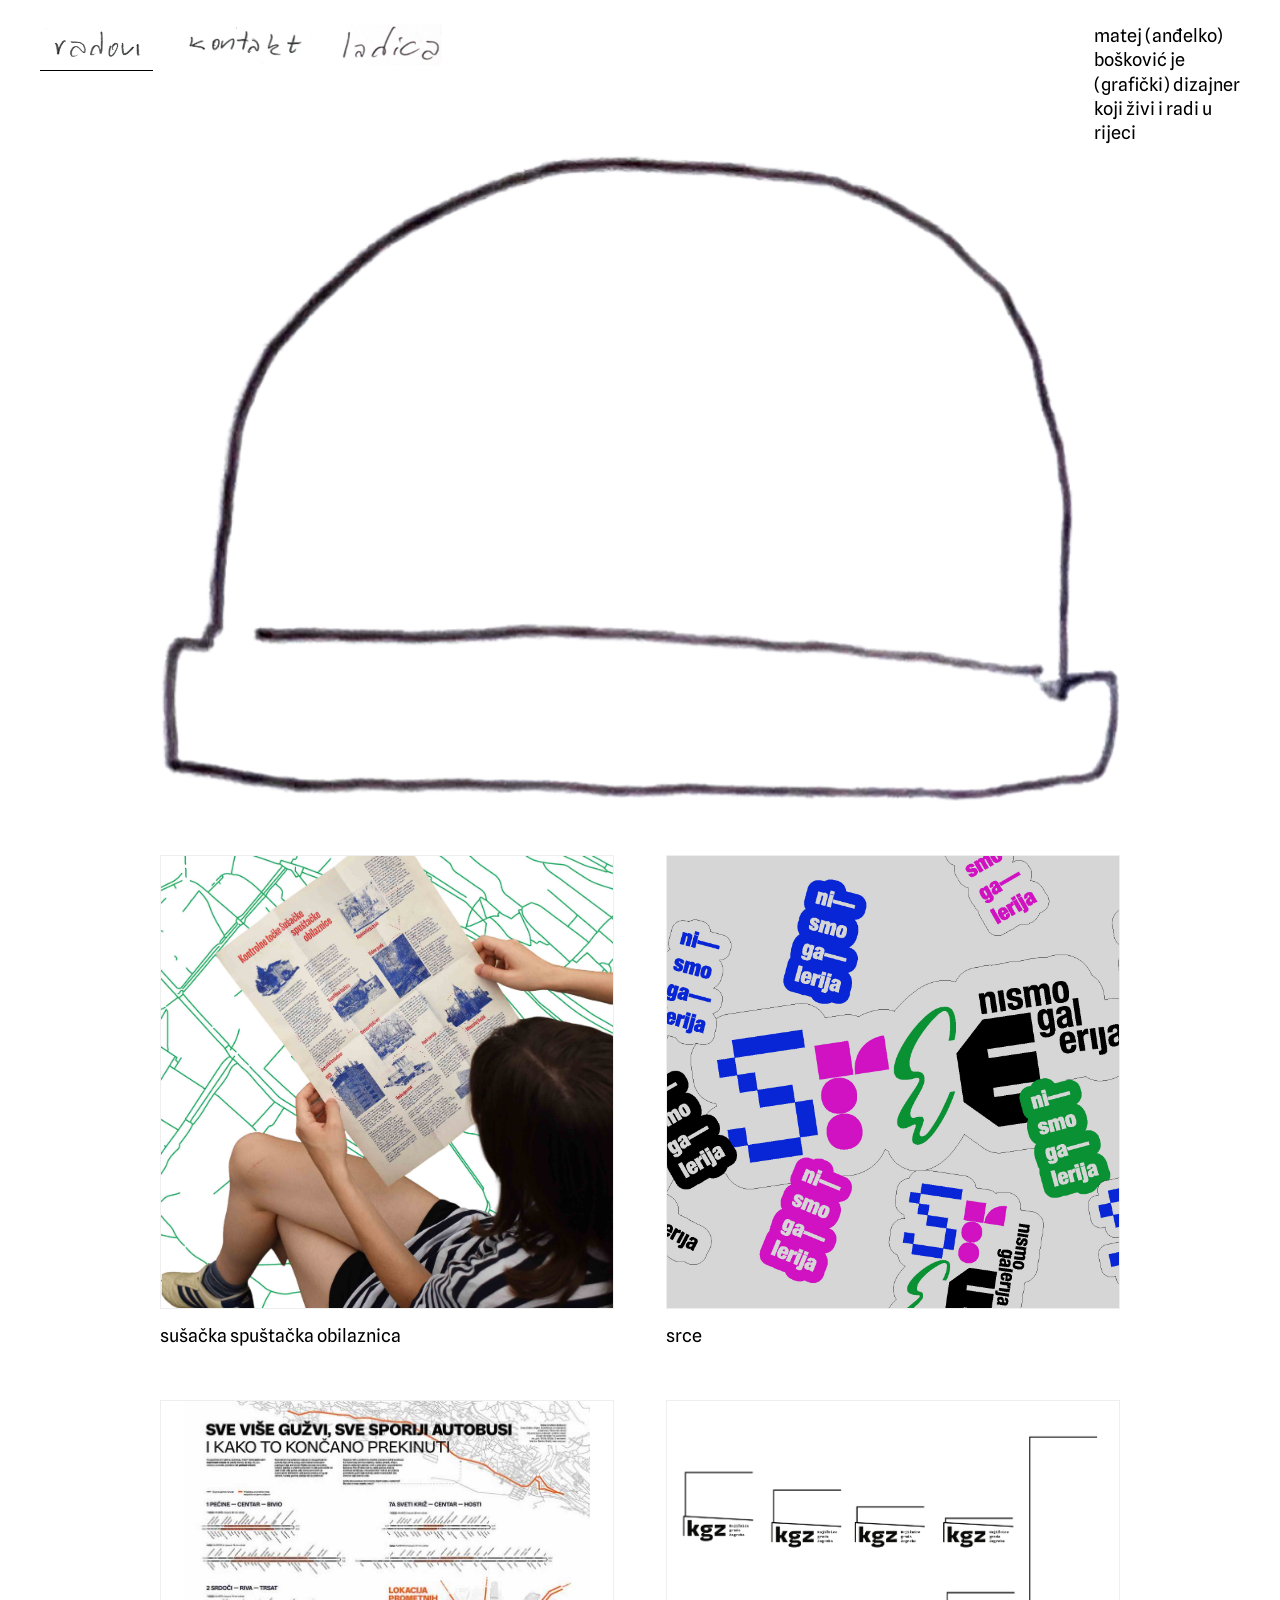
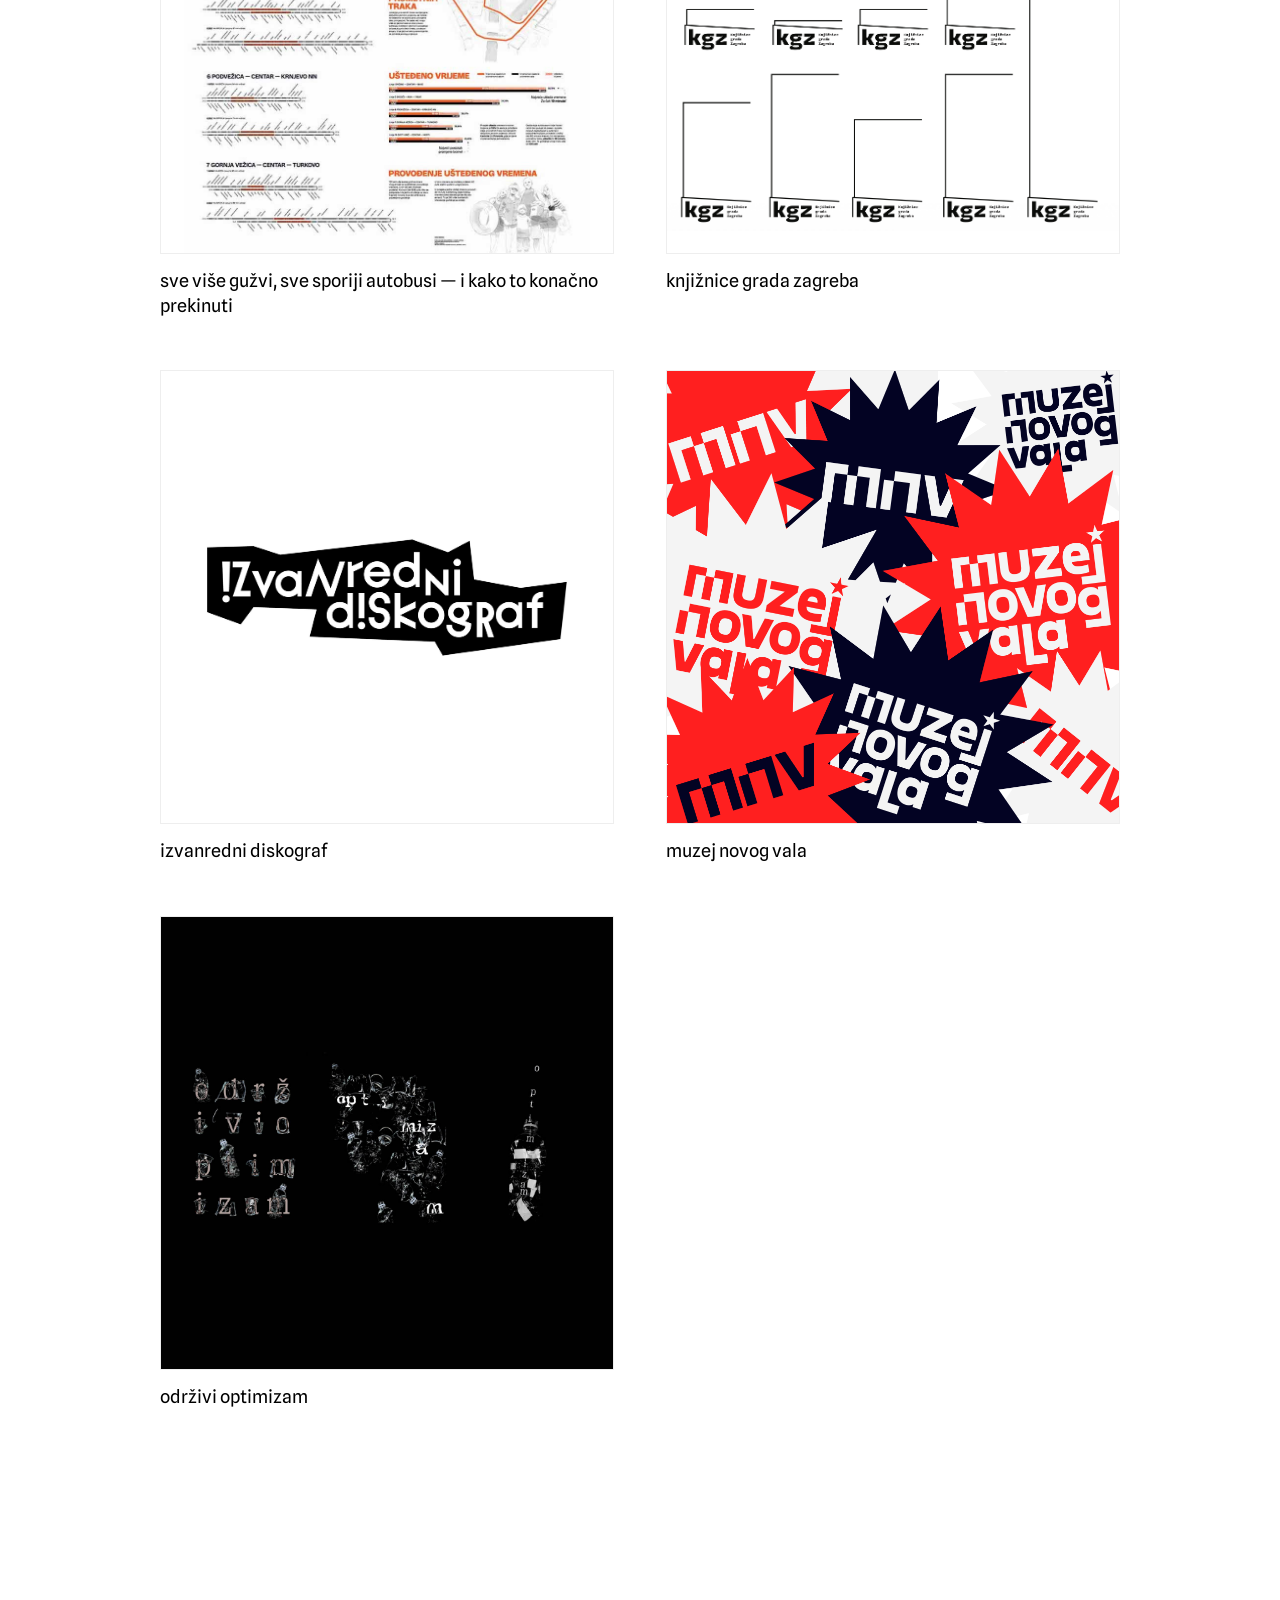
<file: index.html>
<!DOCTYPE html>
<html lang="hr">
<head>
    <meta charset="UTF-8">
    <meta name="viewport" content="width=device-width, initial-scale=1.0">
    <title>Matej Bošković — Grafički dizajner | Graphic Designer, Rijeka</title>
    
    <!-- Primary Meta Tags -->
    <meta name="title" content="Matej Bošković — Grafički dizajner | Graphic Designer, Rijeka">
    <meta name="description" content="Matej (Anđelko) Bošković je (grafički) dizajner koji živi i radi u Rijeci. Portfolio radova: vizualni identiteti, tipografija, kartografija, plakati i vizualizacija podataka.">
    <meta name="keywords" content="Matej Bošković, Matej Anđelko Bošković, matejboky, grafički dizajner, graphic designer, dizajner Rijeka, vizualni identitet, visual identity, branding, tipografija, typography, plakati, poster design, Sušačka spuštačka obilaznica, Knjižnice grada Zagreba, Muzej novog vala, Izvanredni diskograf, Održivi optimizam">
    <meta name="author" content="Matej Bošković">
    <meta name="robots" content="index, follow">
    
    <!-- Open Graph / Facebook / LinkedIn / WhatsApp -->
    <meta property="og:type" content="website">
    <meta property="og:title" content="Matej Bošković — Grafički dizajner | Graphic Designer">
    <meta property="og:description" content="Portfolio grafičkog dizajna Mateja Boškovića iz Rijeke — vizualni identiteti, tipografija, plakati i kartografija.">
    <meta property="og:image" content="assets/01_WP_01_ProjectSSO_thumbnail.jpg">
    <meta property="og:site_name" content="Matej Bošković Portfolio">
    <meta property="og:locale" content="hr_HR">
    
    <!-- Twitter / X -->
    <meta name="twitter:card" content="summary_large_image">
    <meta name="twitter:title" content="Matej Bošković — Grafički dizajner | Graphic Designer">
    <meta name="twitter:description" content="Portfolio grafičkog dizajna Mateja Boškovića iz Rijeke — vizualni identiteti, tipografija, plakati i kartografija.">
    <meta name="twitter:image" content="assets/01_WP_01_ProjectSSO_thumbnail.jpg">
    
    <!-- Schema.org JSON-LD Structured Data for Google Search -->
    <script type="application/ld+json">
    {
      "@context": "https://schema.org",
      "@type": "Person",
      "name": "Matej Bošković",
      "alternateName": ["Matej Anđelko Bošković", "matejboky"],
      "jobTitle": "Grafički dizajner",
      "description": "Grafički dizajner koji živi i radi u Rijeci, specijaliziran za vizualne identitete, tipografiju, plakate i vizualizaciju podataka.",
      "email": "matejboskovic.2011@gmail.com",
      "telephone": "+385919146658",
      "address": {
        "@type": "PostalAddress",
        "addressLocality": "Rijeka",
        "addressCountry": "HR"
      },
      "sameAs": [
        "https://instagram.com/matejboky"
      ],
      "knowsAbout": [
        "Grafički dizajn",
        "Graphic Design",
        "Vizualni identitet",
        "Visual Identity",
        "Branding",
        "Tipografija",
        "Typography",
        "Kartografija",
        "Vizualizacija podataka"
      ]
    }
    </script>

    <link rel="stylesheet" href="style.css">
</head>
<body>
    <!-- Full browser viewport width header -->
    <header>
        <nav class="desktop-nav">
            <a href="index.html" class="nav-btn active" id="nav-radovi">
                <img src="assets/nav_radovi.png" alt="radovi">
            </a>
            <a href="kontakt.html" class="nav-btn" id="nav-kontakt">
                <img src="assets/nav_kontakt.png" alt="kontakt">
            </a>
            <a href="ladica.html" class="nav-btn" id="nav-ladica">
                <img src="assets/nav_ladica.jpg" alt="ladica">
            </a>
        </nav>
        <div class="bio-text">matej (anđelko) 
bošković je 
(grafički) dizajner 
koji živi i radi u 
rijeci</div>
        <button class="mobile-hamburger-btn" id="mobile-menu-btn" aria-label="Open menu">
            <img src="assets/hamburger_menu.jpg" alt="Menu">
        </button>
    </header>

    <!-- Mobile Navigation Overlay -->
    <div class="mobile-menu-overlay" id="mobile-menu-overlay">
        <button class="mobile-menu-close-btn" id="mobile-menu-close" aria-label="Zatvori izbornik"><img src="assets/x.jpg" alt="zatvori"></button>
        <div class="mobile-menu-content">
            <a href="index.html" class="nav-btn active">
                <img src="assets/nav_radovi.png" alt="radovi">
            </a>
            <a href="kontakt.html" class="nav-btn">
                <img src="assets/nav_kontakt.png" alt="kontakt">
            </a>
            <a href="ladica.html" class="nav-btn">
                <img src="assets/nav_ladica.jpg" alt="ladica">
            </a>
        </div>
    </div>

    <div class="page-container">
        <main>
            <!-- Hero Beanie illustration -->
            <div class="hero-illustration-container">
                <img src="assets/beanie.png" alt="Central beanie illustration" id="hero-beanie">
            </div>

            <!-- 2-Column Project Grid matching mainpage.pdf -->
            <div class="project-grid">
                <!-- Project 1: Sušačka spuštačka obilaznica -->
                <a href="sso.html" class="project-card" id="card-sso">
                    <div class="project-img-wrapper">
                        <img src="assets/thumb_sso.jpg" alt="Sušačka spuštačka obilaznica">
                    </div>
                    <div class="project-caption">Sušačka spuštačka obilaznica</div>
                </a>

                <!-- Project 2: Srce (Galerija srce) -->
                <a href="srce.html" class="project-card" id="card-srce">
                    <div class="project-img-wrapper">
                        <img src="assets/thumb_srce.jpg" alt="Srce">
                    </div>
                    <div class="project-caption">Srce</div>
                </a>

                <!-- Project 3: Sve više gužvi... -->
                <a href="autotrolej.html" class="project-card" id="card-autotrolej">
                    <div class="project-img-wrapper">
                        <img src="assets/thumb_autotrolej.jpg" alt="Sve više gužvi, sve sporiji autobusi — i kako to konačno prekinuti">
                    </div>
                    <div class="project-caption">Sve više gužvi, sve sporiji autobusi — i kako to konačno prekinuti</div>
                </a>

                <!-- Project 4: Knjižnice grada Zagreba -->
                <a href="kgz.html" class="project-card" id="card-kgz">
                    <div class="project-img-wrapper">
                        <img src="assets/thumb_kgz.png" alt="Knjižnice grada Zagreba">
                    </div>
                    <div class="project-caption">Knjižnice grada zagreba</div>
                </a>

                <!-- Project 5: Izvanredni diskograf -->
                <a href="diskograf.html" class="project-card" id="card-diskograf">
                    <div class="project-img-wrapper">
                        <img src="assets/thumb_diskograf.jpg" alt="Izvanredni diskograf">
                    </div>
                    <div class="project-caption">Izvanredni diskograf</div>
                </a>

                <!-- Project 6: Muzej novog vala -->
                <a href="mnv.html" class="project-card" id="card-mnv">
                    <div class="project-img-wrapper">
                        <img src="assets/thumb_mnv.png" alt="Muzej novog vala">
                    </div>
                    <div class="project-caption">Muzej novog vala</div>
                </a>

                <!-- Project 7: Održivi optimizam -->
                <a href="oo.html" class="project-card" id="card-oo">
                    <div class="project-img-wrapper">
                        <img src="assets/thumb_oo.jpg" alt="Održivi optimizam">
                    </div>
                    <div class="project-caption">Održivi optimizam</div>
                </a>
            </div>
        </main>
    </div>

    <script src="script.js"></script>
</body>
</html>
</file>
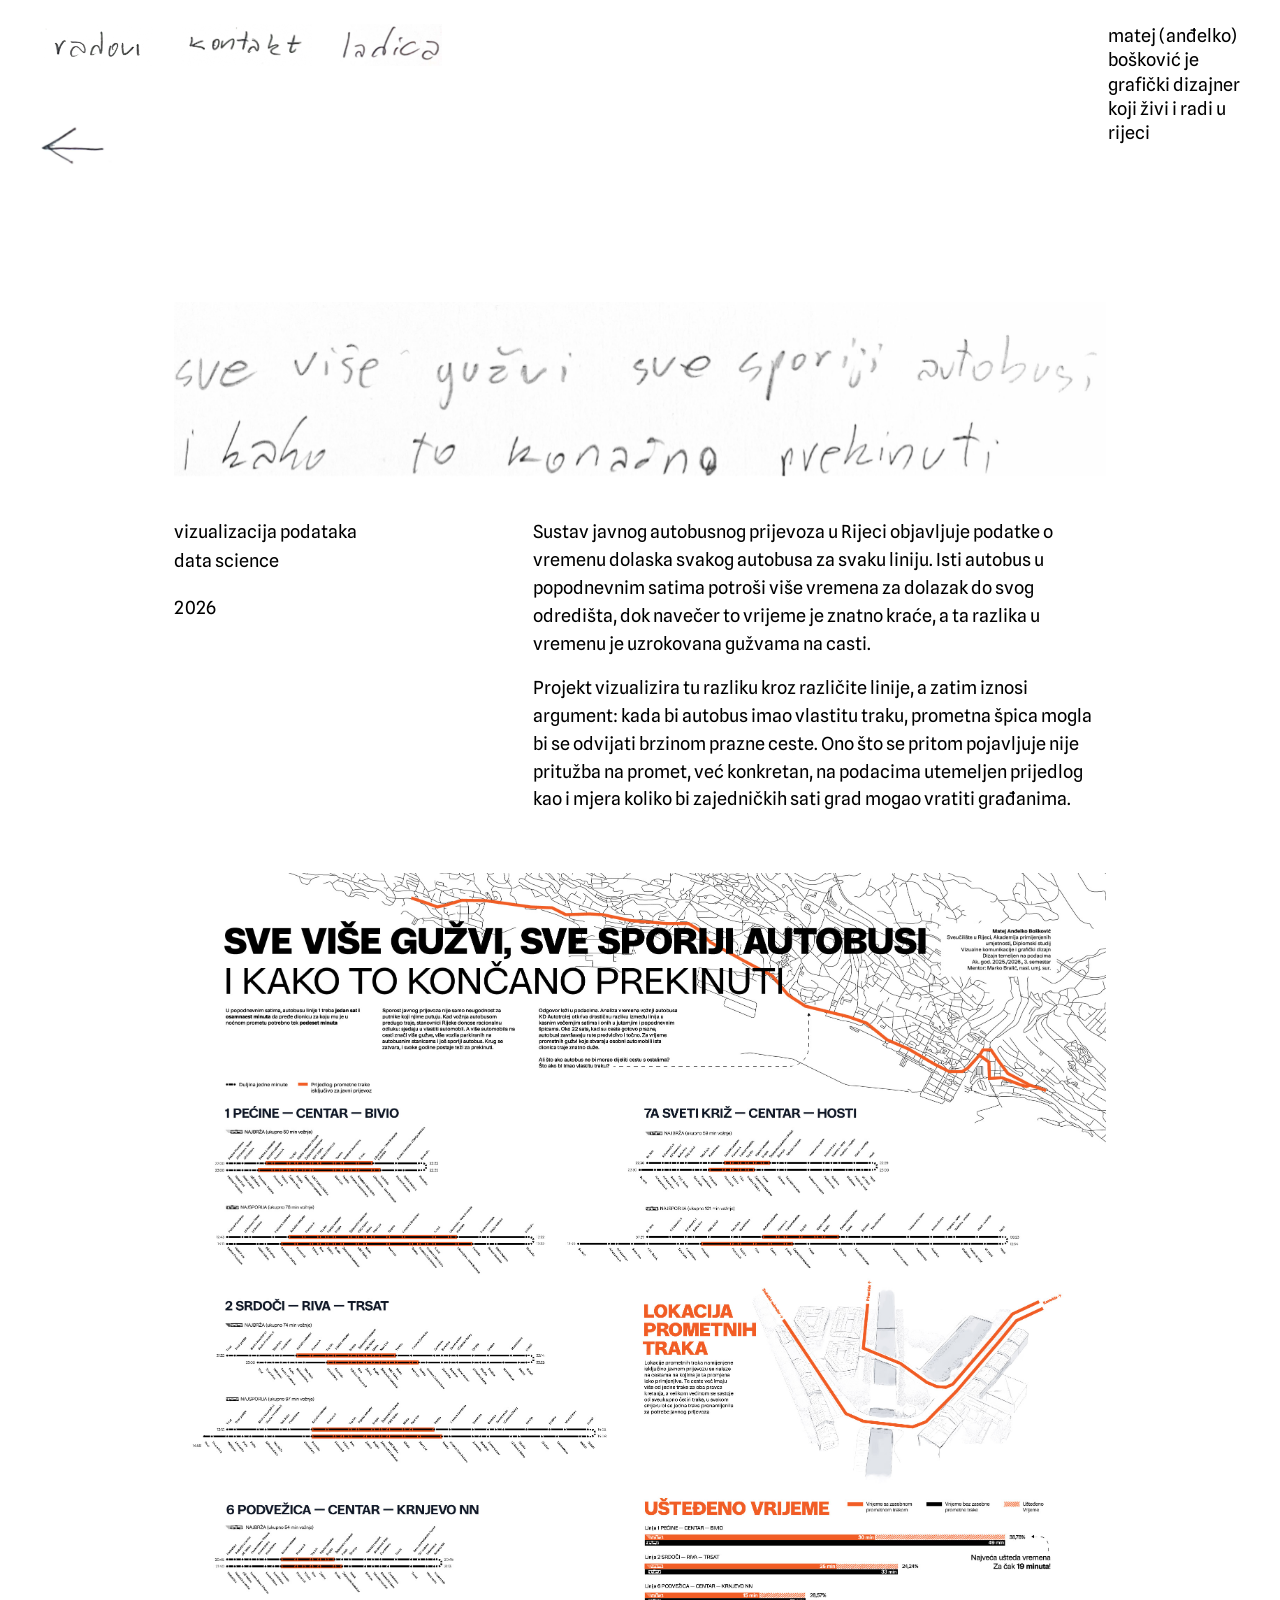
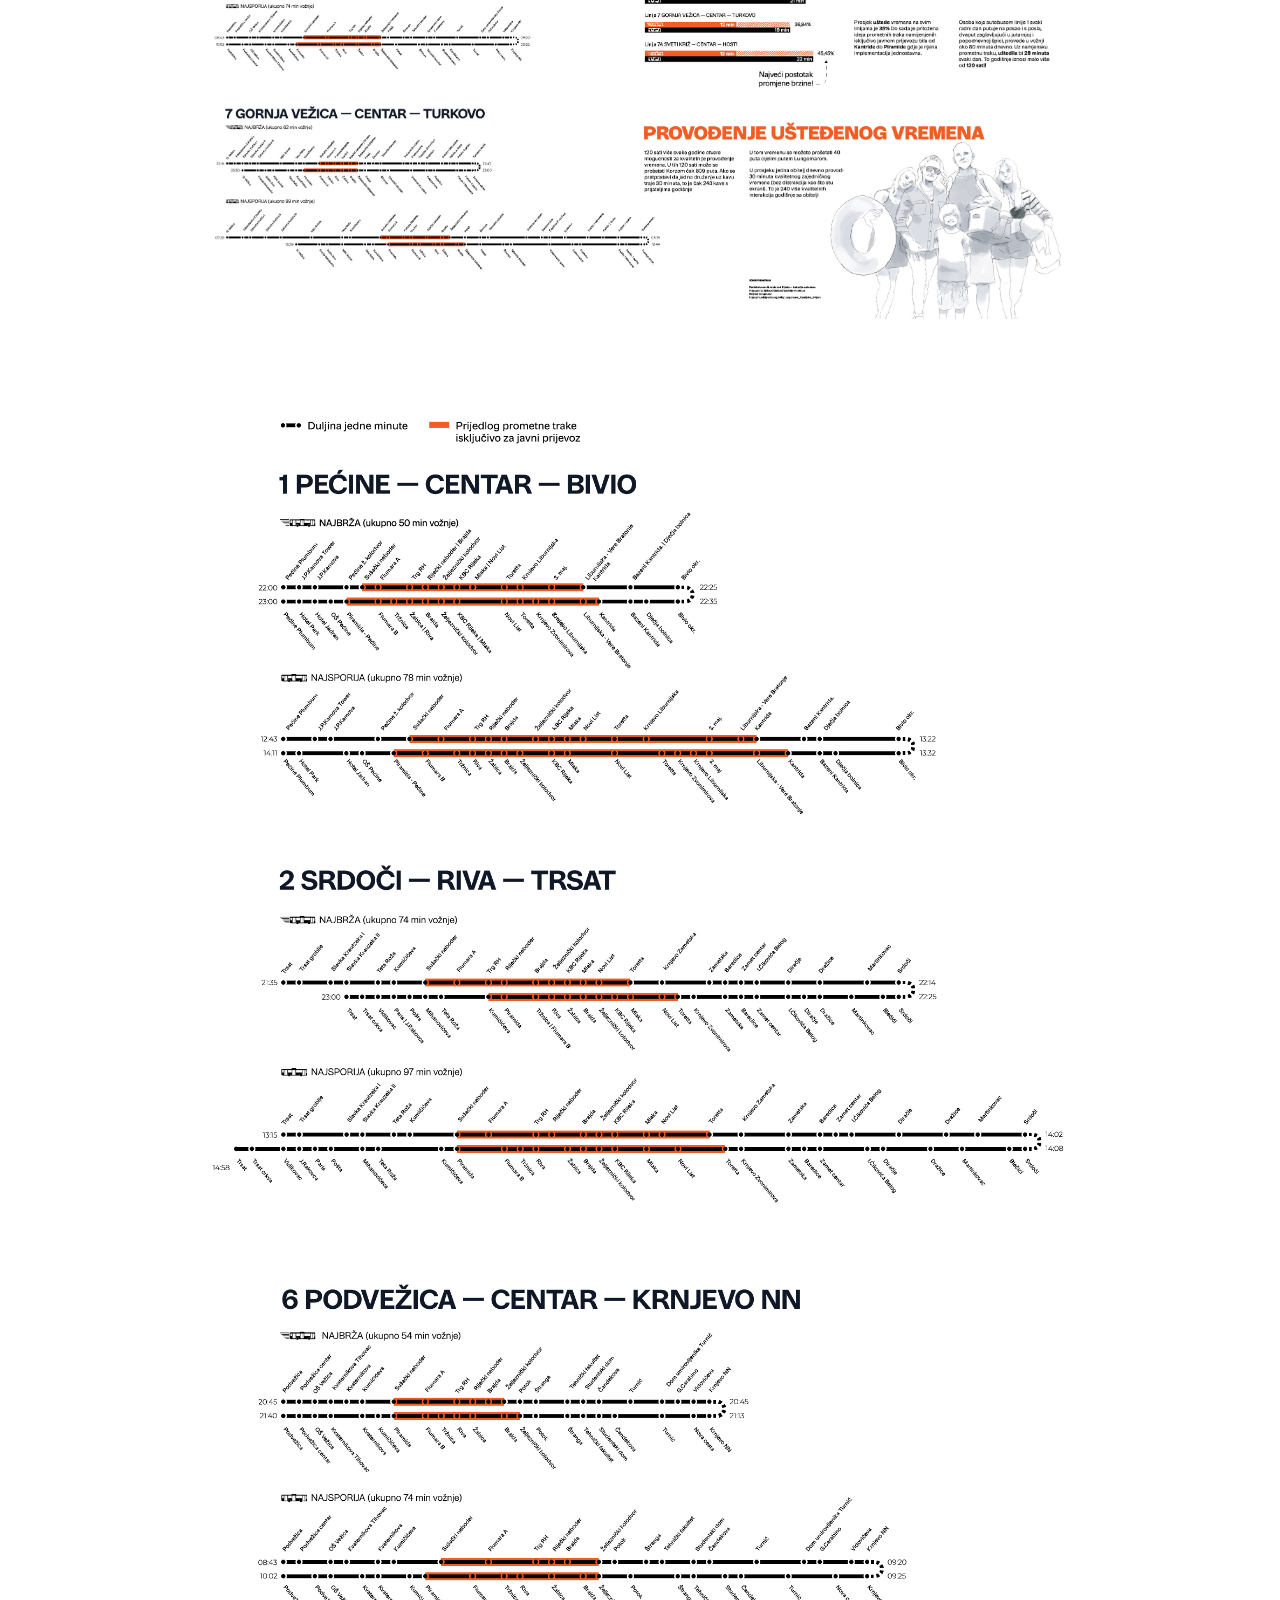
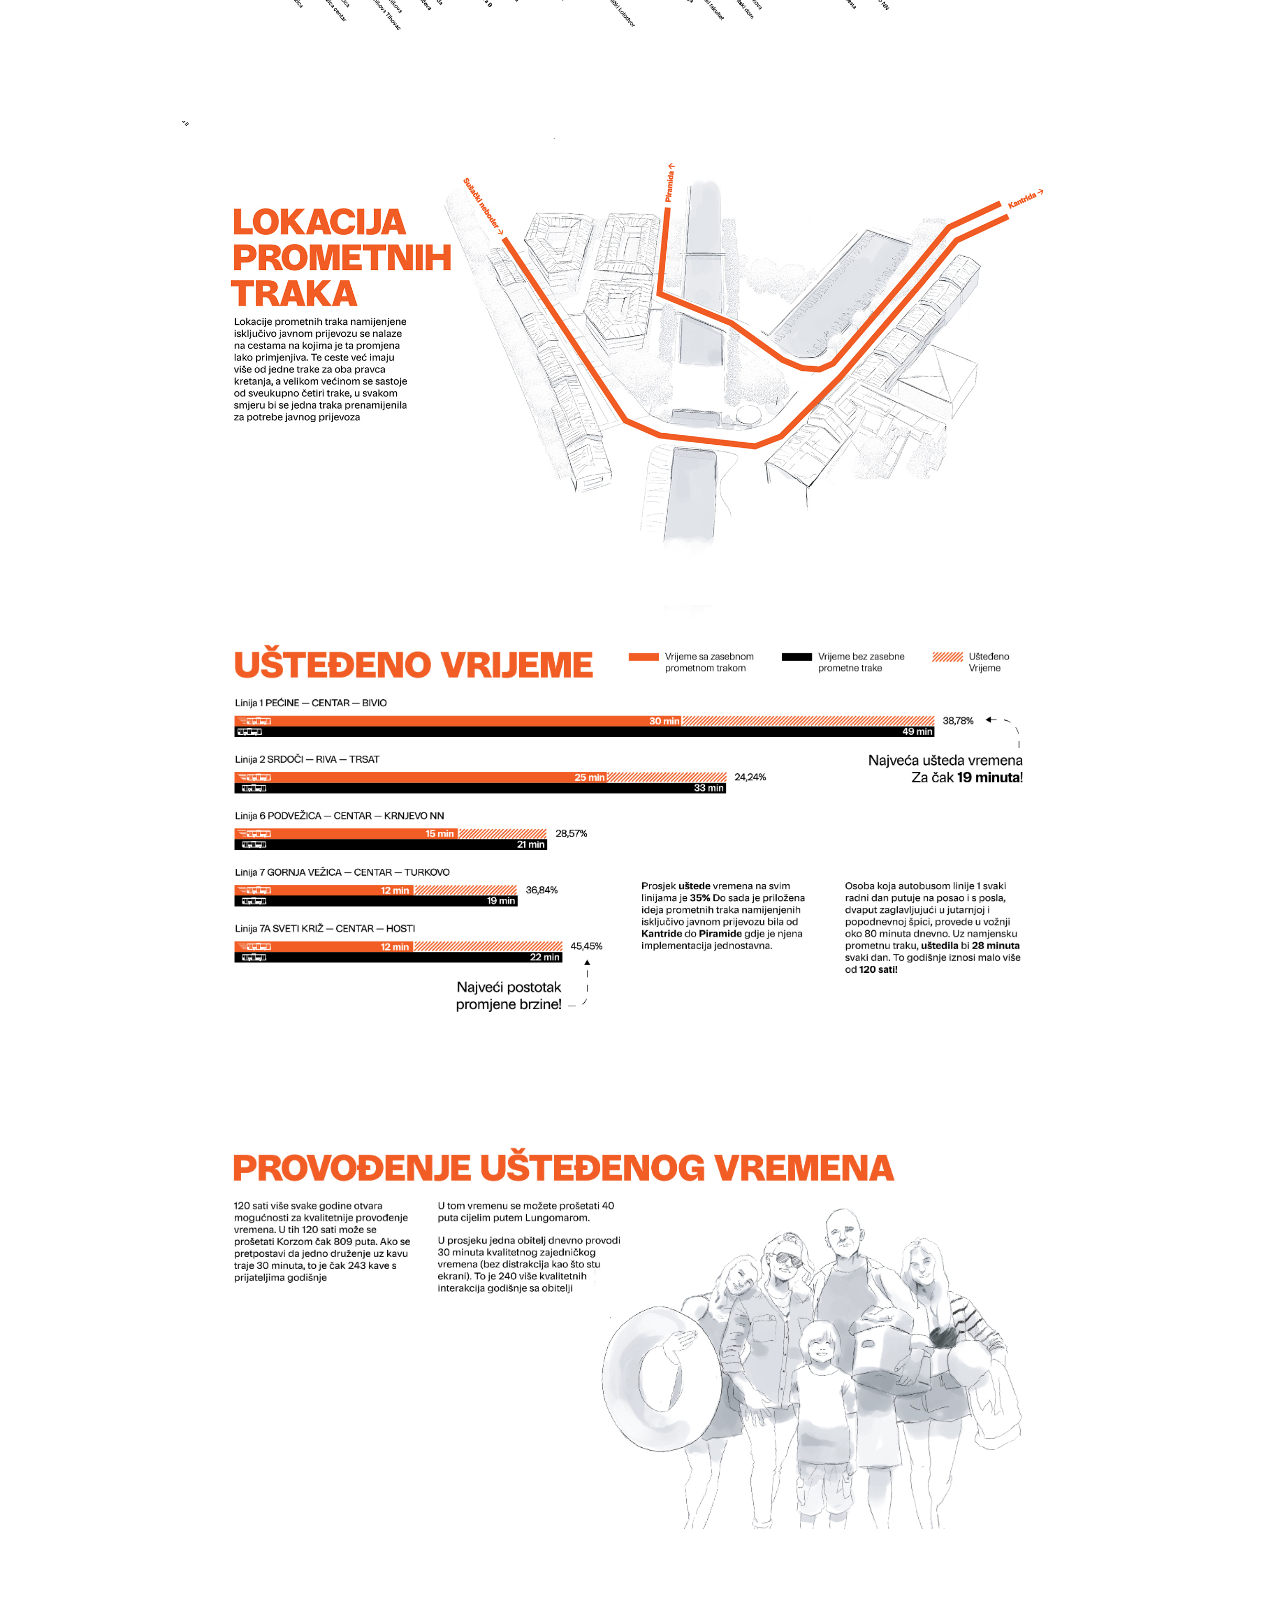
<file: autotrolej.html>
<!DOCTYPE html>
<html lang="hr">
<head>
    <meta charset="UTF-8">
    <meta name="viewport" content="width=device-width, initial-scale=1.0">
    <title>Sve više gužvi, sve sporiji autobusi — Matej Bošković | Vizualizacija podataka</title>
    
    <!-- Primary Meta Tags -->
    <meta name="title" content="Sve više gužvi, sve sporiji autobusi — Matej Bošković | Vizualizacija podataka">
    <meta name="description" content="Projekt vizualizacije podataka i analize javnog gradskog prijevoza u Rijeci (2026). Autor: Matej Bošković. Prijedlog uvođenja zasebnih prometnih traka za autobuse.">
    <meta name="keywords" content="Matej Bošković, vizualizacija podataka, data science, Autotrolej Rijeka, javni prijevoz, prometna špica, prometne trake, informacijski dizajn">
    <meta name="author" content="Matej Bošković">
    <meta name="robots" content="index, follow">
    
    <!-- Open Graph -->
    <meta property="og:type" content="article">
    <meta property="og:title" content="Sve više gužvi, sve sporiji autobusi — Matej Bošković">
    <meta property="og:description" content="Vizualizacija podataka i analiza sustava javnog prijevoza u Rijeci. Konkretan prijedlog poboljšanja utemeljen na podacima.">
    <meta property="og:image" content="assets/01_WP_01_ProjectVIZPOD_thumbnail.jpg">
    <meta property="og:site_name" content="Matej Bošković Portfolio">
    <meta property="og:locale" content="hr_HR">
    
    <!-- Twitter -->
    <meta name="twitter:card" content="summary_large_image">
    <meta name="twitter:title" content="Sve više gužvi, sve sporiji autobusi — Matej Bošković">
    <meta name="twitter:description" content="Vizualizacija podataka i analiza sustava javnog prijevoza u Rijeci.">
    <meta name="twitter:image" content="assets/01_WP_01_ProjectVIZPOD_thumbnail.jpg">
    
    <!-- Schema.org JSON-LD -->
    <script type="application/ld+json">
    {
      "@context": "https://schema.org",
      "@type": "VisualArtwork",
      "name": "Sve više gužvi, sve sporiji autobusi — i kako to konačno prekinuti",
      "author": {
        "@type": "Person",
        "name": "Matej Bošković"
      },
      "dateCreated": "2026",
      "artform": "Vizualizacija podataka, Informacijski dizajn",
      "description": "Sustav javnog autobusnog prijevoza u Rijeci objavljuje podatke o vremenu dolaska svakog autobusa za svaku liniju. Projekt vizualizira tu razliku kroz različite linije."
    }
    </script>

    <link rel="stylesheet" href="style.css">
</head>
<body>
    <!-- Full browser viewport width header -->
    <header>
        <nav class="desktop-nav">
            <a href="index.html" class="nav-btn" id="nav-radovi">
                <img src="assets/nav_radovi.png" alt="radovi">
            </a>
            <a href="kontakt.html" class="nav-btn" id="nav-kontakt">
                <img src="assets/nav_kontakt.png" alt="kontakt">
            </a>
            <a href="ladica.html" class="nav-btn" id="nav-ladica">
                <img src="assets/nav_ladica.jpg" alt="ladica">
            </a>
        </nav>
        <div class="bio-text">matej (anđelko) 
bošković je 
grafički dizajner 
koji živi i radi u 
rijeci</div>
        <button class="mobile-hamburger-btn" id="mobile-menu-btn" aria-label="Open menu">
            <img src="assets/hamburger_menu.jpg" alt="Menu">
        </button>
    </header>

    <!-- Mobile Navigation Overlay -->
    <div class="mobile-menu-overlay" id="mobile-menu-overlay">
        <button class="mobile-menu-close-btn" id="mobile-menu-close" aria-label="Zatvori izbornik"><img src="assets/x.jpg" alt="zatvori"></button>
        <div class="mobile-menu-content">
            <a href="index.html" class="nav-btn">
                <img src="assets/nav_radovi.png" alt="radovi">
            </a>
            <a href="kontakt.html" class="nav-btn">
                <img src="assets/nav_kontakt.png" alt="kontakt">
            </a>
            <a href="ladica.html" class="nav-btn">
                <img src="assets/nav_ladica.jpg" alt="ladica">
            </a>
        </div>
    </div>

    <!-- Sticky back arrow button using arrow.jpg -->
    <div class="back-arrow-bar">
        <a href="index.html" class="back-link" id="link-back">
            <img src="assets/arrow.jpg" alt="Natrag na radovi">
        </a>
    </div>

    <div class="page-container">
        <main>
            <div class="sso-detail-container">
                <!-- Title graphic -->
                <div class="detail-title-container">
                    <img src="assets/autotrolej_title.jpg" alt="sve više gužvi... title graphic">
                </div>

                <!-- 2-Column Summary Row matching PDF -->
                <div class="sso-summary-row">
                    <div class="sso-tags-col">
                        <div class="tag-bold">vizualizacija podataka</div>
                        <div>data science</div>
                        <div class="sso-year">2026</div>
                    </div>
                    <div class="sso-description-col">
                        <p style="margin-bottom: 16px;">Sustav javnog autobusnog prijevoza u Rijeci objavljuje podatke o vremenu dolaska svakog autobusa za svaku liniju. Isti autobus u popodnevnim satima potroši više vremena za dolazak do svog odredišta, dok navečer to vrijeme je znatno kraće, a ta razlika u vremenu je uzrokovana gužvama na casti.</p>
                        <p>Projekt vizualizira tu razliku kroz različite linije, a zatim iznosi argument: kada bi autobus imao vlastitu traku, prometna špica mogla bi se odvijati brzinom prazne ceste. Ono što se pritom pojavljuje nije pritužba na promet, već konkretan, na podacima utemeljen prijedlog kao i mjera koliko bi zajedničkih sati grad mogao vratiti građanima.</p>
                    </div>
                </div>

                <div class="detail-stack">
                    <img src="assets/01_WP_01_ProjectVIZPOD_1.jpg" class="detail-img-standard" alt="Autotrolej vizualizacija 1">
                    <img src="assets/01_WP_01_ProjectVIZPOD_2.jpg" class="detail-img-standard" alt="Autotrolej vizualizacija 2">
                    <img src="assets/01_WP_01_ProjectVIZPOD_3.jpg" class="detail-img-standard" alt="Autotrolej vizualizacija 3">
                    <img src="assets/01_WP_01_ProjectVIZPOD_4.jpg" class="detail-img-standard" alt="Autotrolej vizualizacija 4">
                    <img src="assets/01_WP_01_ProjectVIZPOD_5.jpg" class="detail-img-standard" alt="Autotrolej vizualizacija 5">
                </div>
            </div>
        </main>
    </div>

    <script src="script.js"></script>
</body>
</html>
</file>
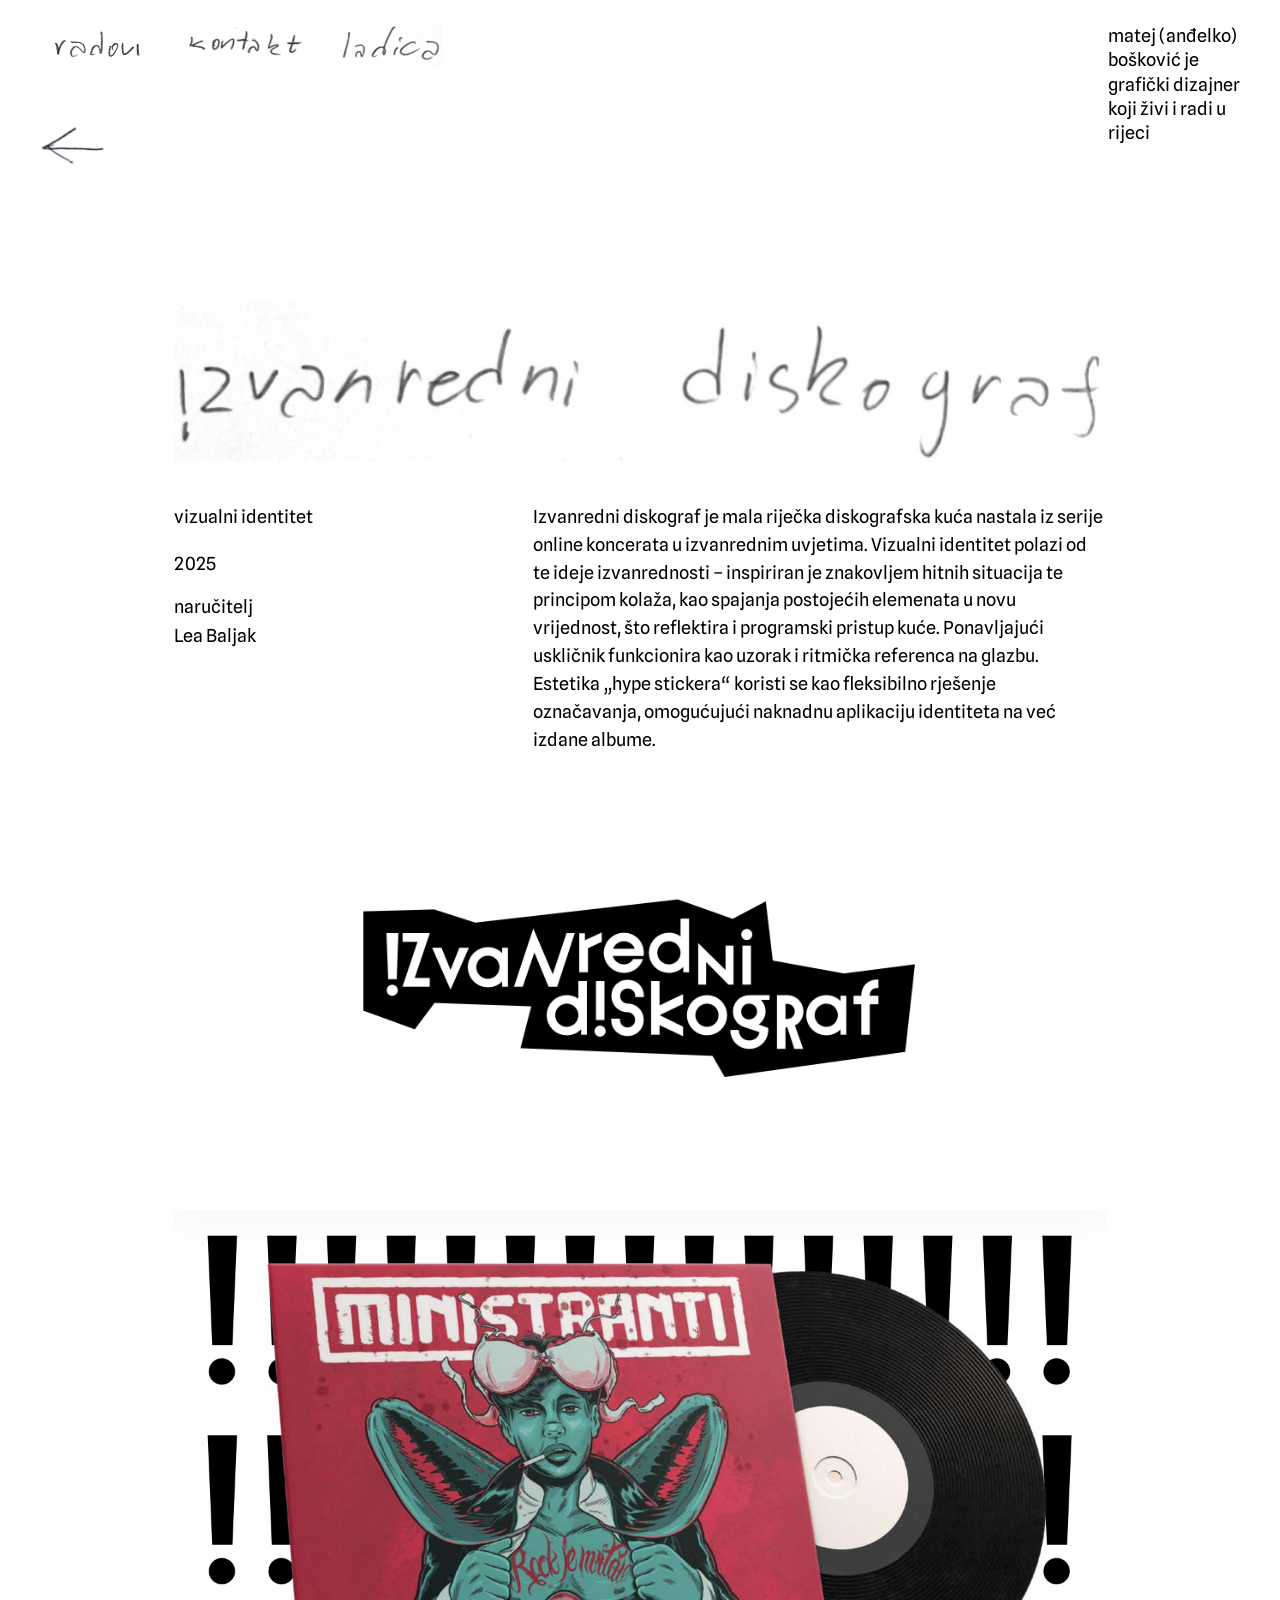
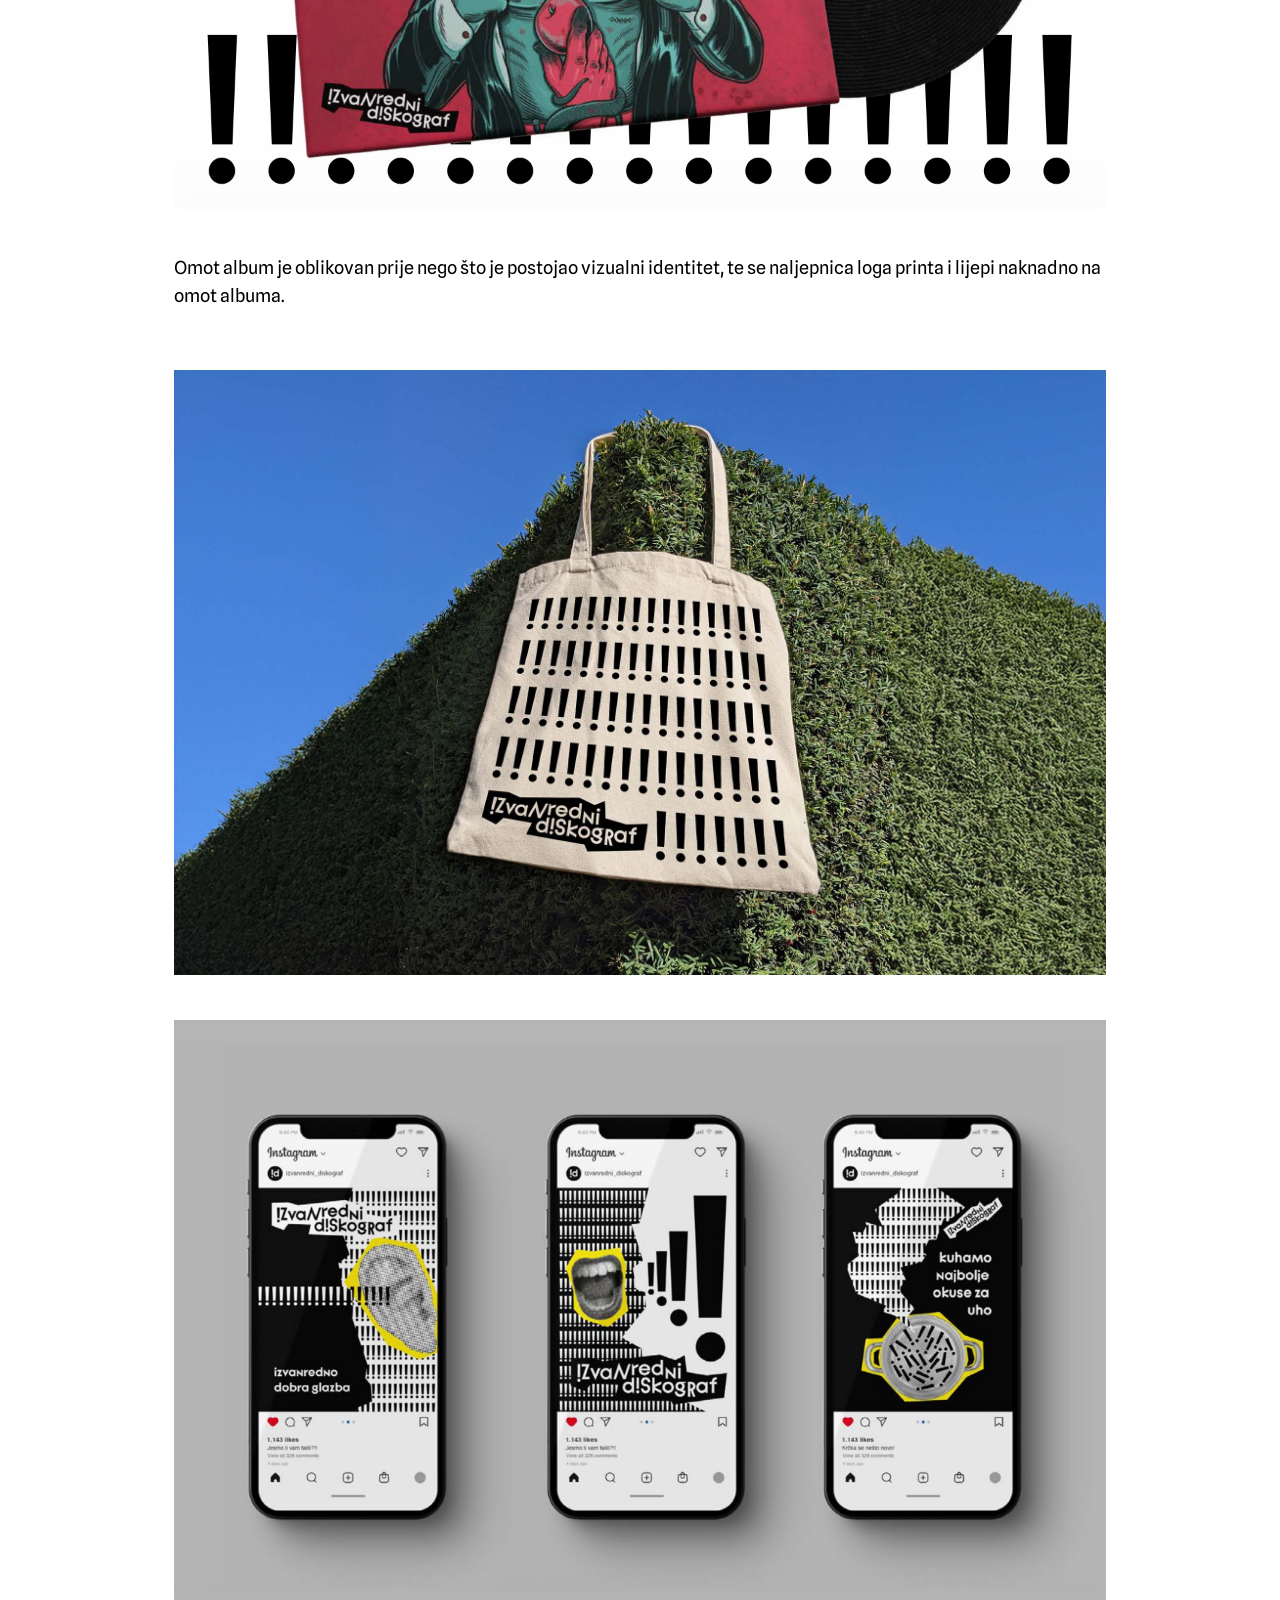
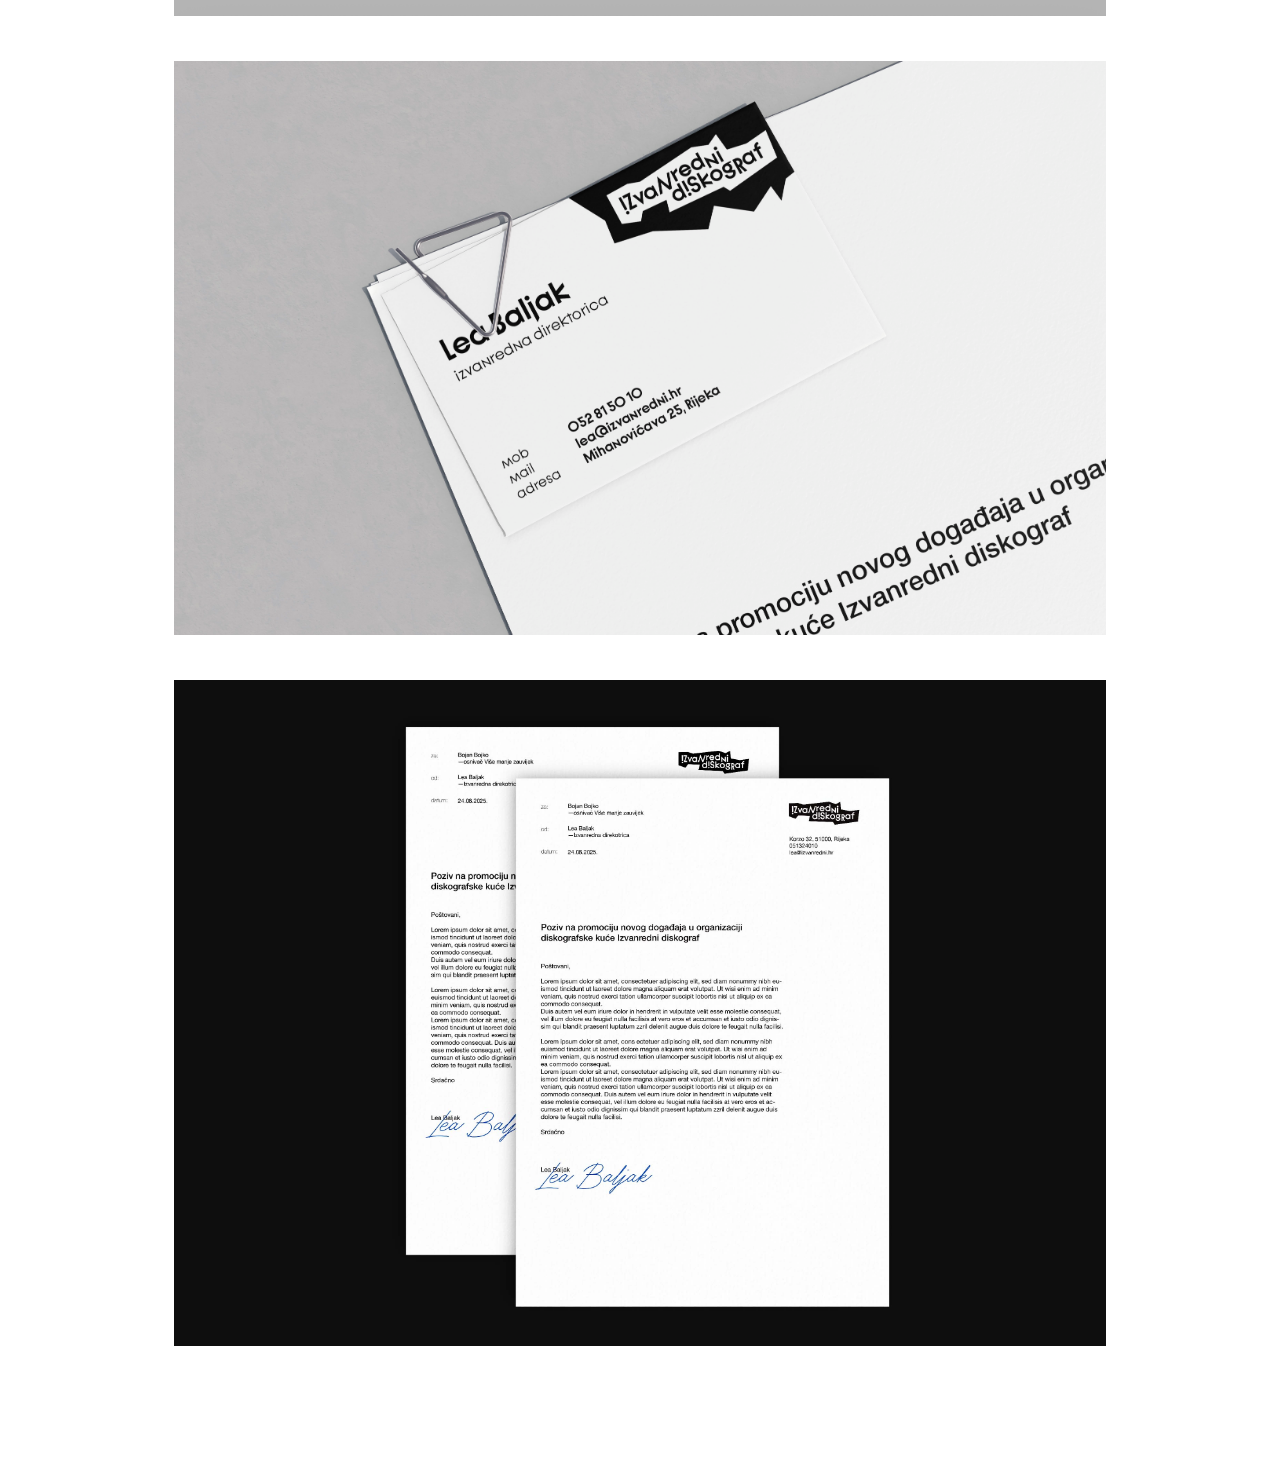
<file: diskograf.html>
<!DOCTYPE html>
<html lang="hr">
<head>
    <meta charset="UTF-8">
    <meta name="viewport" content="width=device-width, initial-scale=1.0">
    <title>Izvanredni diskograf — Matej Bošković | Vizualni identitet</title>
    
    <!-- Primary Meta Tags -->
    <meta name="title" content="Izvanredni diskograf — Matej Bošković | Vizualni identitet">
    <meta name="description" content="Vizualni identitet riječke diskografske kuće Izvanredni diskograf (2025). Autor: Matej Bošković. Naručitelj: Lea Baljak. Koncept kolaža, znakovlja hitnih situacija i hype stickera.">
    <meta name="keywords" content="Izvanredni diskograf, Matej Bošković, Lea Baljak, diskografska kuća Rijeka, glazbeni dizajn, omot albuma, Ministranti, vizualni identitet, hype sticker">
    <meta name="author" content="Matej Bošković">
    <meta name="robots" content="index, follow">
    
    <!-- Open Graph -->
    <meta property="og:type" content="article">
    <meta property="og:title" content="Izvanredni diskograf — Matej Bošković | Vizualni identitet">
    <meta property="og:description" content="Vizualni identitet za riječku diskografsku kuću nastalu iz serije online koncerata. Inspiriran znakovljem hitnih situacija i estetikom kolaža.">
    <meta property="og:image" content="assets/01_WP_01_ProjectIzvanredniDiskograf_thumbnail.jpg">
    <meta property="og:site_name" content="Matej Bošković Portfolio">
    <meta property="og:locale" content="hr_HR">
    
    <!-- Twitter -->
    <meta name="twitter:card" content="summary_large_image">
    <meta name="twitter:title" content="Izvanredni diskograf — Matej Bošković | Vizualni identitet">
    <meta name="twitter:description" content="Vizualni identitet za riječku diskografsku kuću nastalu iz serije online koncerata. Inspiriran znakovljem hitnih situacija i estetikom kolaža.">
    <meta name="twitter:image" content="assets/01_WP_01_ProjectIzvanredniDiskograf_thumbnail.jpg">
    
    <!-- Schema.org JSON-LD -->
    <script type="application/ld+json">
    {
      "@context": "https://schema.org",
      "@type": "VisualArtwork",
      "name": "Izvanredni diskograf — Vizualni identitet",
      "author": {
        "@type": "Person",
        "name": "Matej Bošković"
      },
      "dateCreated": "2025",
      "artform": "Vizualni identitet, Omot ploče, Merchandising",
      "description": "Izvanredni diskograf je mala riječka diskografska kuća nastala iz serije online koncerata u izvanrednim uvjetima."
    }
    </script>

    <link rel="stylesheet" href="style.css">
</head>
<body>
    <!-- Full browser viewport width header -->
    <header>
        <nav class="desktop-nav">
            <a href="index.html" class="nav-btn" id="nav-radovi">
                <img src="assets/nav_radovi.png" alt="radovi">
            </a>
            <a href="kontakt.html" class="nav-btn" id="nav-kontakt">
                <img src="assets/nav_kontakt.png" alt="kontakt">
            </a>
            <a href="ladica.html" class="nav-btn" id="nav-ladica">
                <img src="assets/nav_ladica.jpg" alt="ladica">
            </a>
        </nav>
        <div class="bio-text">matej (anđelko) 
bošković je 
grafički dizajner 
koji živi i radi u 
rijeci</div>
        <button class="mobile-hamburger-btn" id="mobile-menu-btn" aria-label="Open menu">
            <img src="assets/hamburger_menu.jpg" alt="Menu">
        </button>
    </header>

    <!-- Mobile Navigation Overlay -->
    <div class="mobile-menu-overlay" id="mobile-menu-overlay">
        <button class="mobile-menu-close-btn" id="mobile-menu-close" aria-label="Zatvori izbornik"><img src="assets/x.jpg" alt="zatvori"></button>
        <div class="mobile-menu-content">
            <a href="index.html" class="nav-btn">
                <img src="assets/nav_radovi.png" alt="radovi">
            </a>
            <a href="kontakt.html" class="nav-btn">
                <img src="assets/nav_kontakt.png" alt="kontakt">
            </a>
            <a href="ladica.html" class="nav-btn">
                <img src="assets/nav_ladica.jpg" alt="ladica">
            </a>
        </div>
    </div>

    <!-- Sticky back arrow button using arrow.jpg -->
    <div class="back-arrow-bar">
        <a href="index.html" class="back-link" id="link-back">
            <img src="assets/arrow.jpg" alt="Natrag na radovi">
        </a>
    </div>

    <div class="page-container">
        <main>
            <div class="sso-detail-container">
                <!-- Title graphic -->
                <div class="detail-title-container">
                    <img src="assets/diskograf_title.jpg" alt="izvanredni diskograf title graphic">
                </div>

                <!-- 2-Column Summary Row matching PDF -->
                <div class="sso-summary-row">
                    <div class="sso-tags-col">
                        <div class="tag-bold">vizualni identitet</div>
                        <div class="sso-year">2025</div>
                        <div style="margin-top:14px;">naručitelj</div>
                        <div>Lea Baljak</div>
                    </div>
                    <div class="sso-description-col">
                        Izvanredni diskograf je mala riječka diskografska kuća nastala iz serije online koncerata u izvanrednim uvjetima. Vizualni identitet polazi od te ideje izvanrednosti – inspiriran je znakovljem hitnih situacija te principom kolaža, kao spajanja postojećih elemenata u novu vrijednost, što reflektira i programski pristup kuće. Ponavljajući uskličnik funkcionira kao uzorak i ritmička referenca na glazbu. Estetika „hype stickera“ koristi se kao fleksibilno rješenje označavanja, omogućujući naknadnu aplikaciju identiteta na već izdane albume.
                    </div>
                </div>

                <div class="detail-stack">
                    <img src="assets/01_WP_01_ProjectIzvanredniDiskograf_1.png" class="detail-img-standard" alt="Izvanredni diskograf logo">

                    <img src="assets/01_WP_01_ProjectIzvanredniDiskograf_2.png" class="detail-img-standard" alt="Izvanredni diskograf album">
                    <div class="sso-caption-row" style="margin-top: 0px;">
                        <div class="sso-description-col" style="width: 100%;">
                            Omot album je oblikovan prije nego što je postojao vizualni identitet, te se naljepnica loga printa i lijepi naknadno na omot albuma.
                        </div>
                    </div>

                    <img src="assets/01_WP_01_ProjectIzvanredniDiskograf_3.jpg" class="detail-img-standard" alt="Izvanredni diskograf tote torba">

                    <img src="assets/01_WP_01_ProjectIzvanredniDiskograf_4.png" class="detail-img-standard" alt="Izvanredni diskograf Instagram objave">

                    <img src="assets/01_WP_01_ProjectIzvanredniDiskograf_5.jpg" class="detail-img-standard" alt="Izvanredni diskograf posjetnica">

                    <img src="assets/01_WP_01_ProjectIzvanredniDiskograf_6.jpg" class="detail-img-standard" alt="Izvanredni diskograf memorandum">
                </div>
            </div>
        </main>
    </div>

    <script src="script.js"></script>
</body>
</html>
</file>
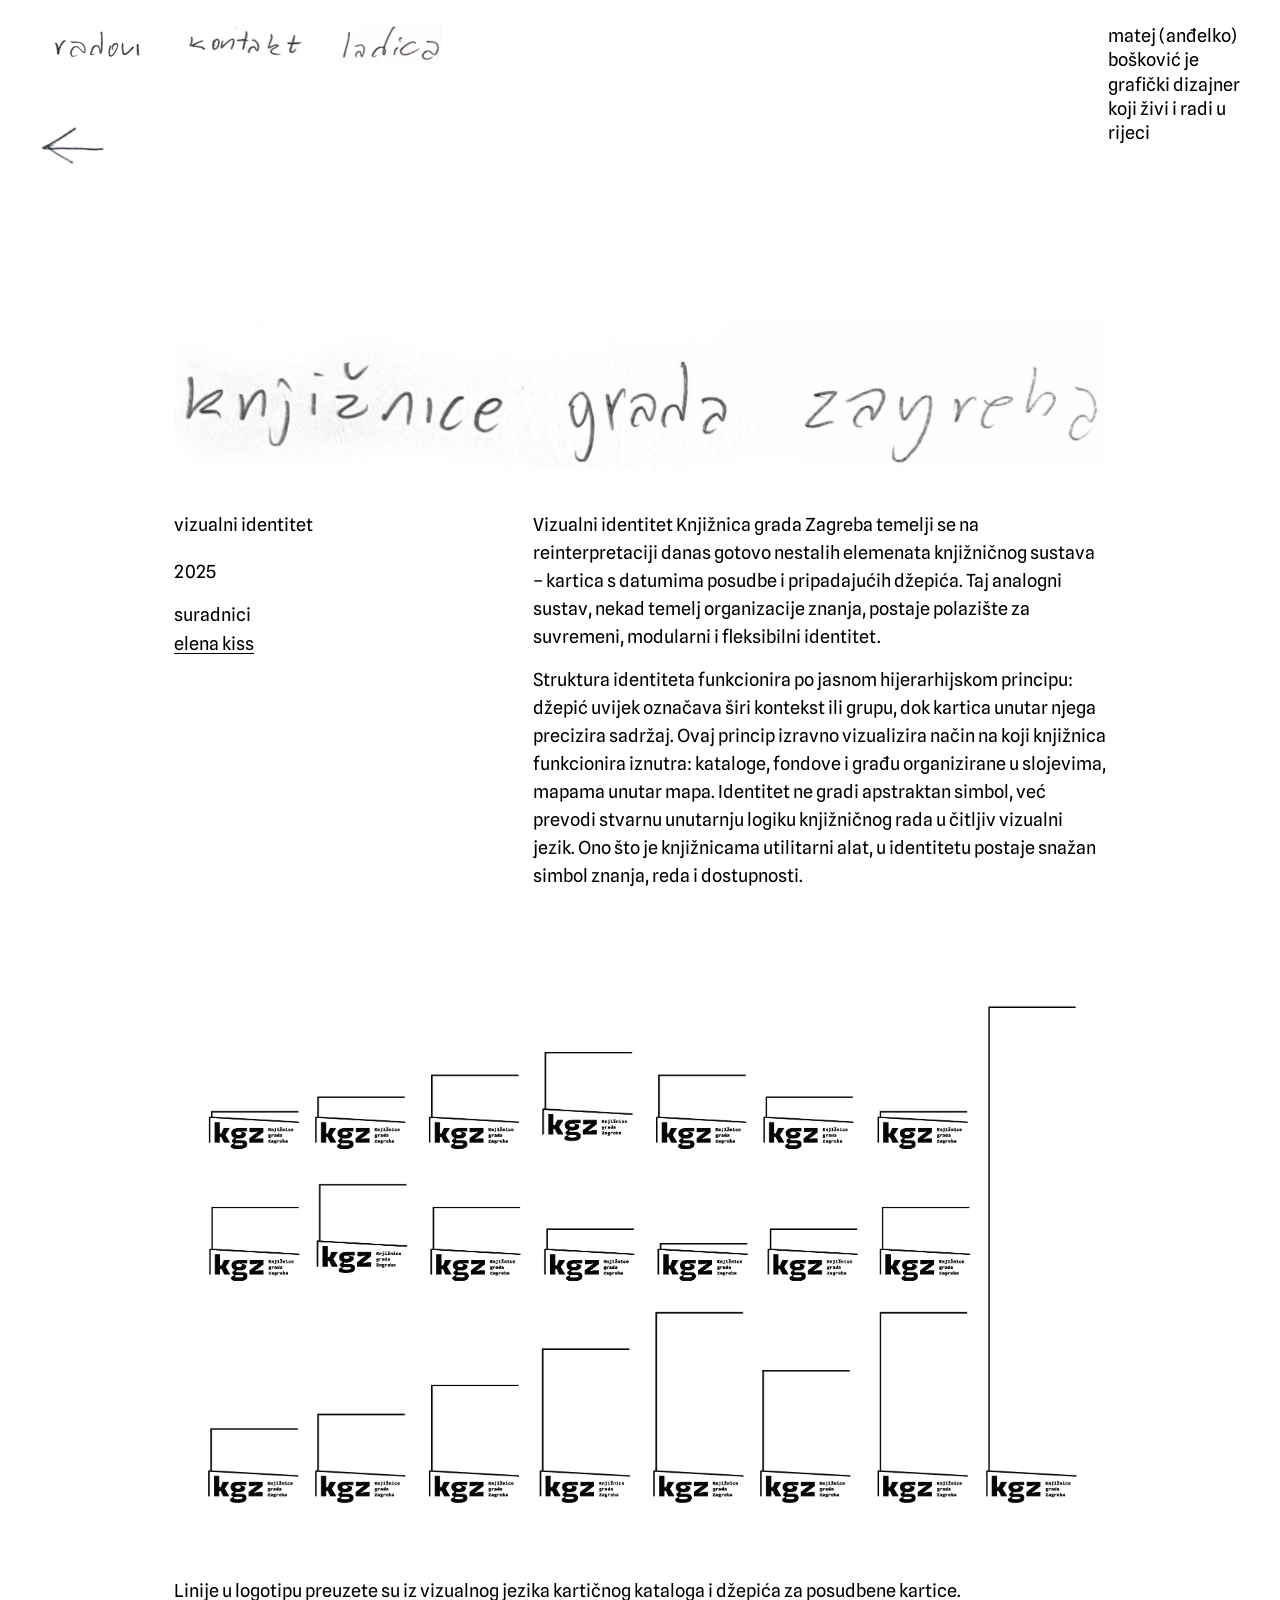
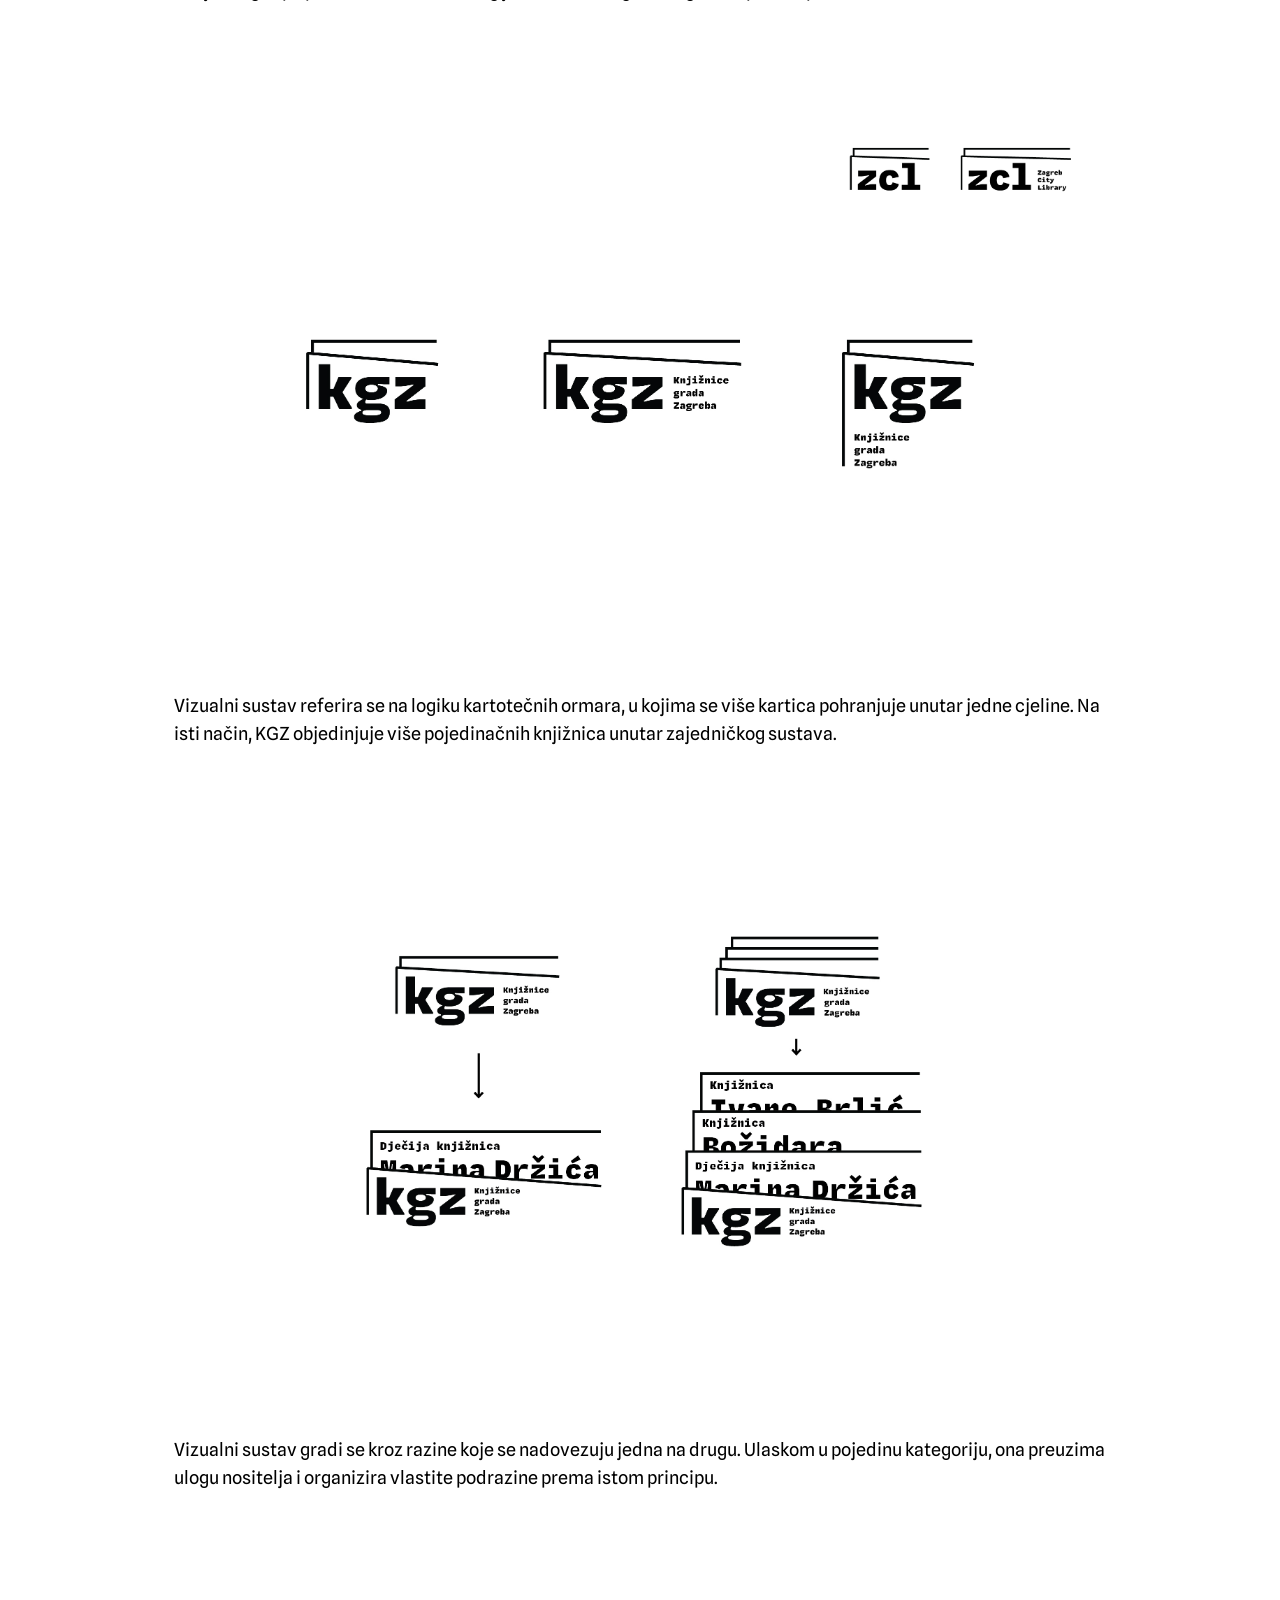
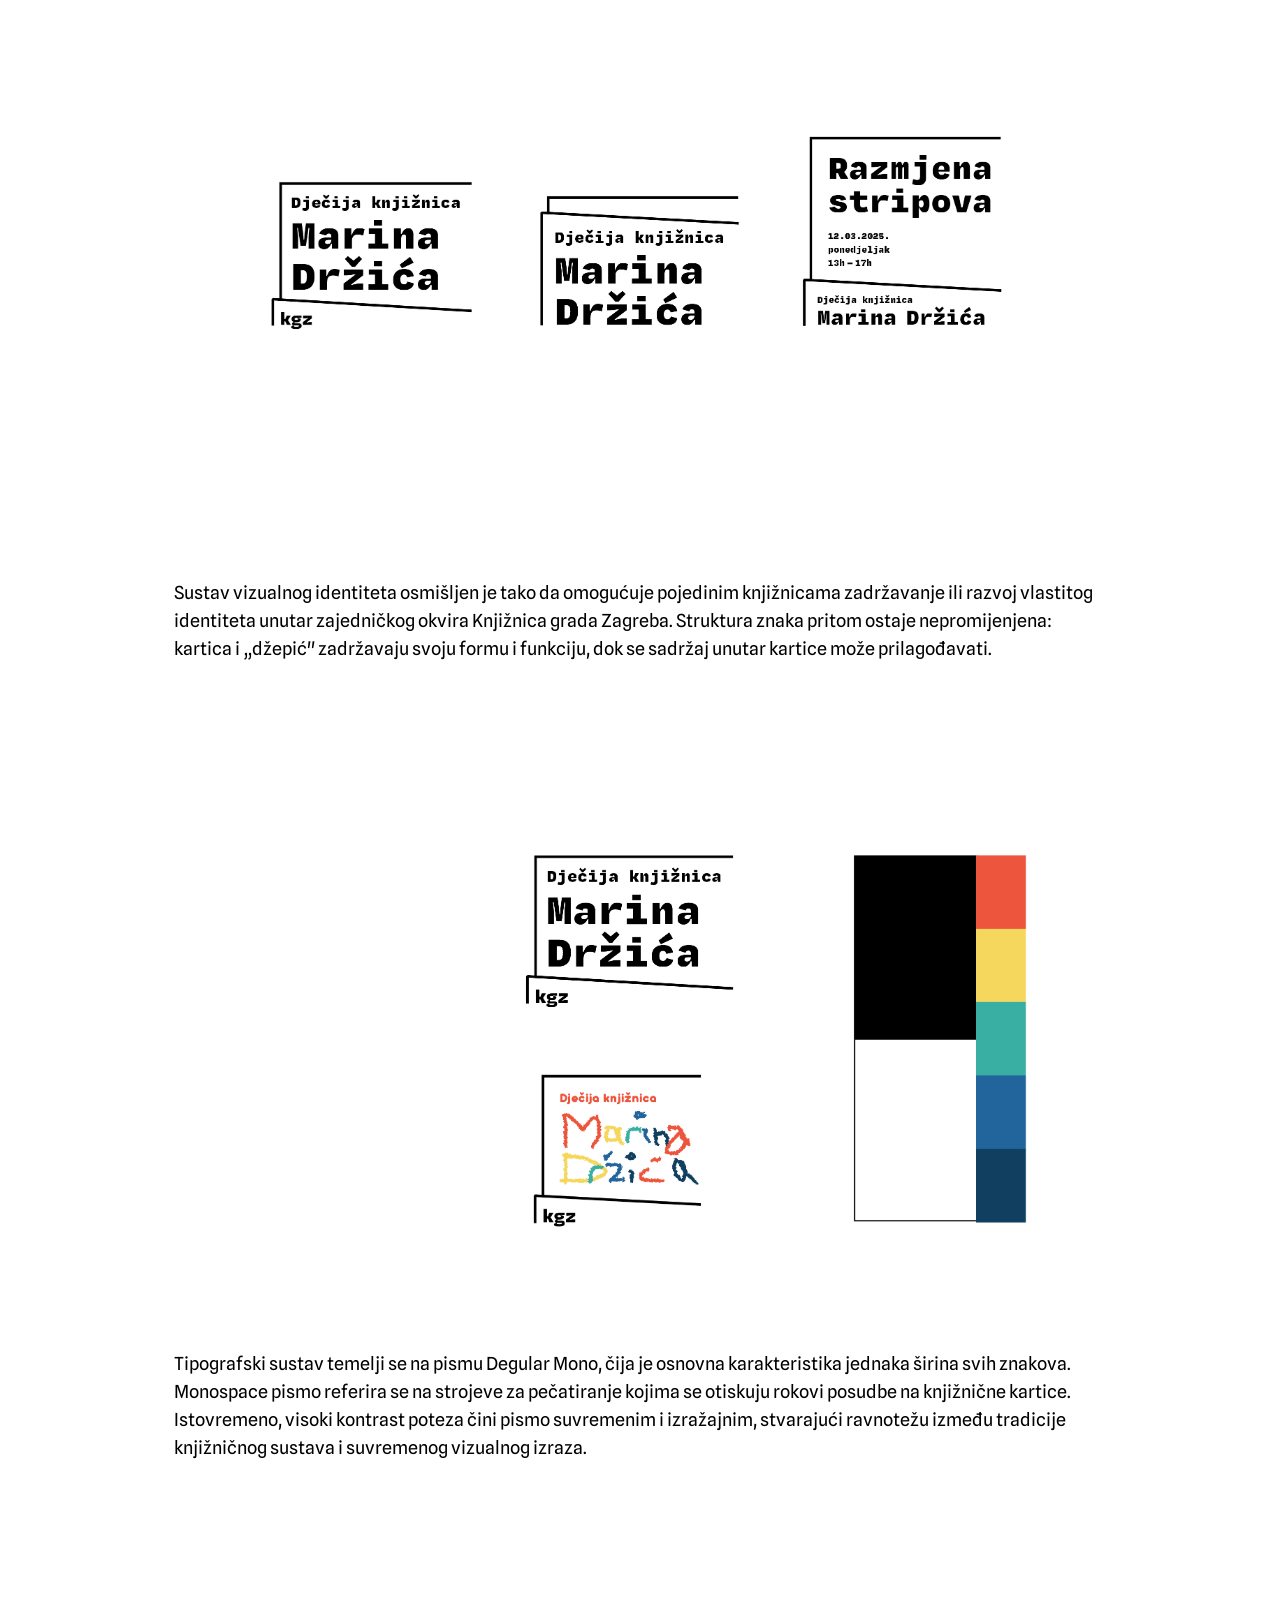
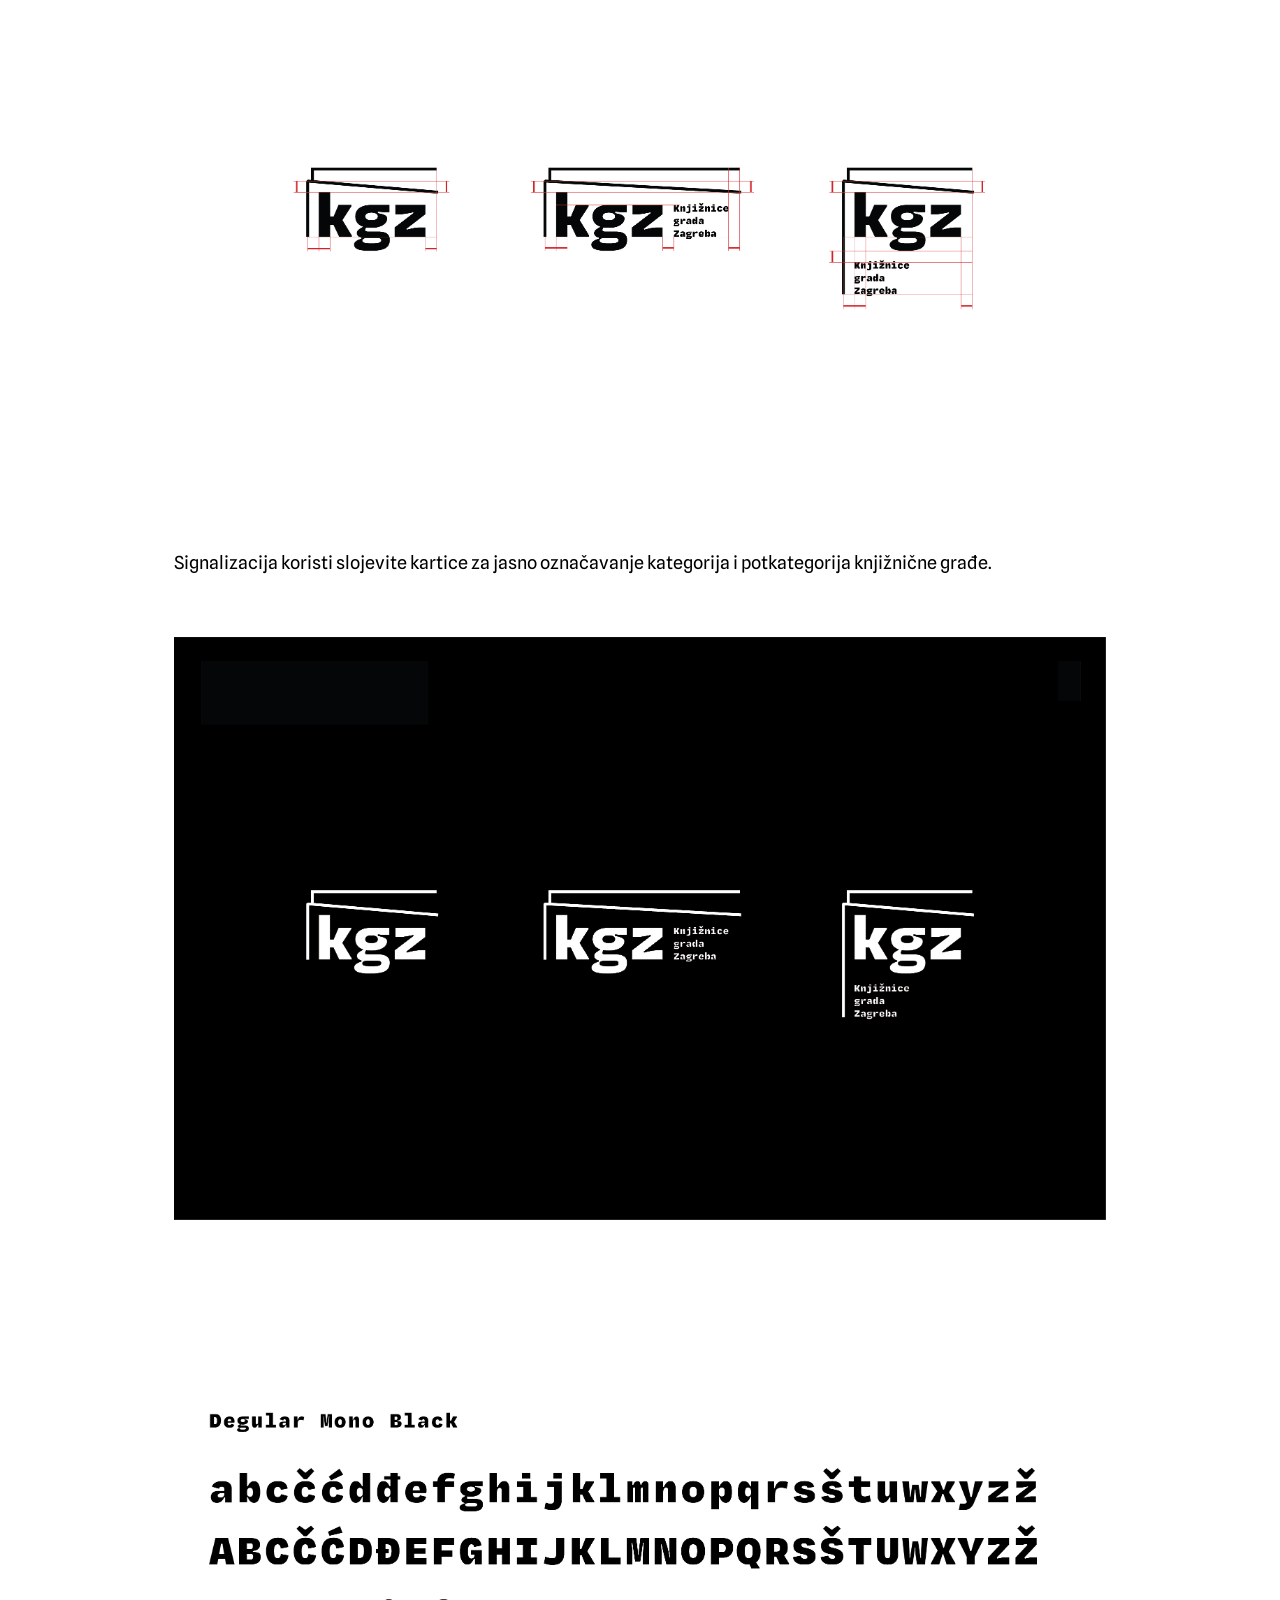
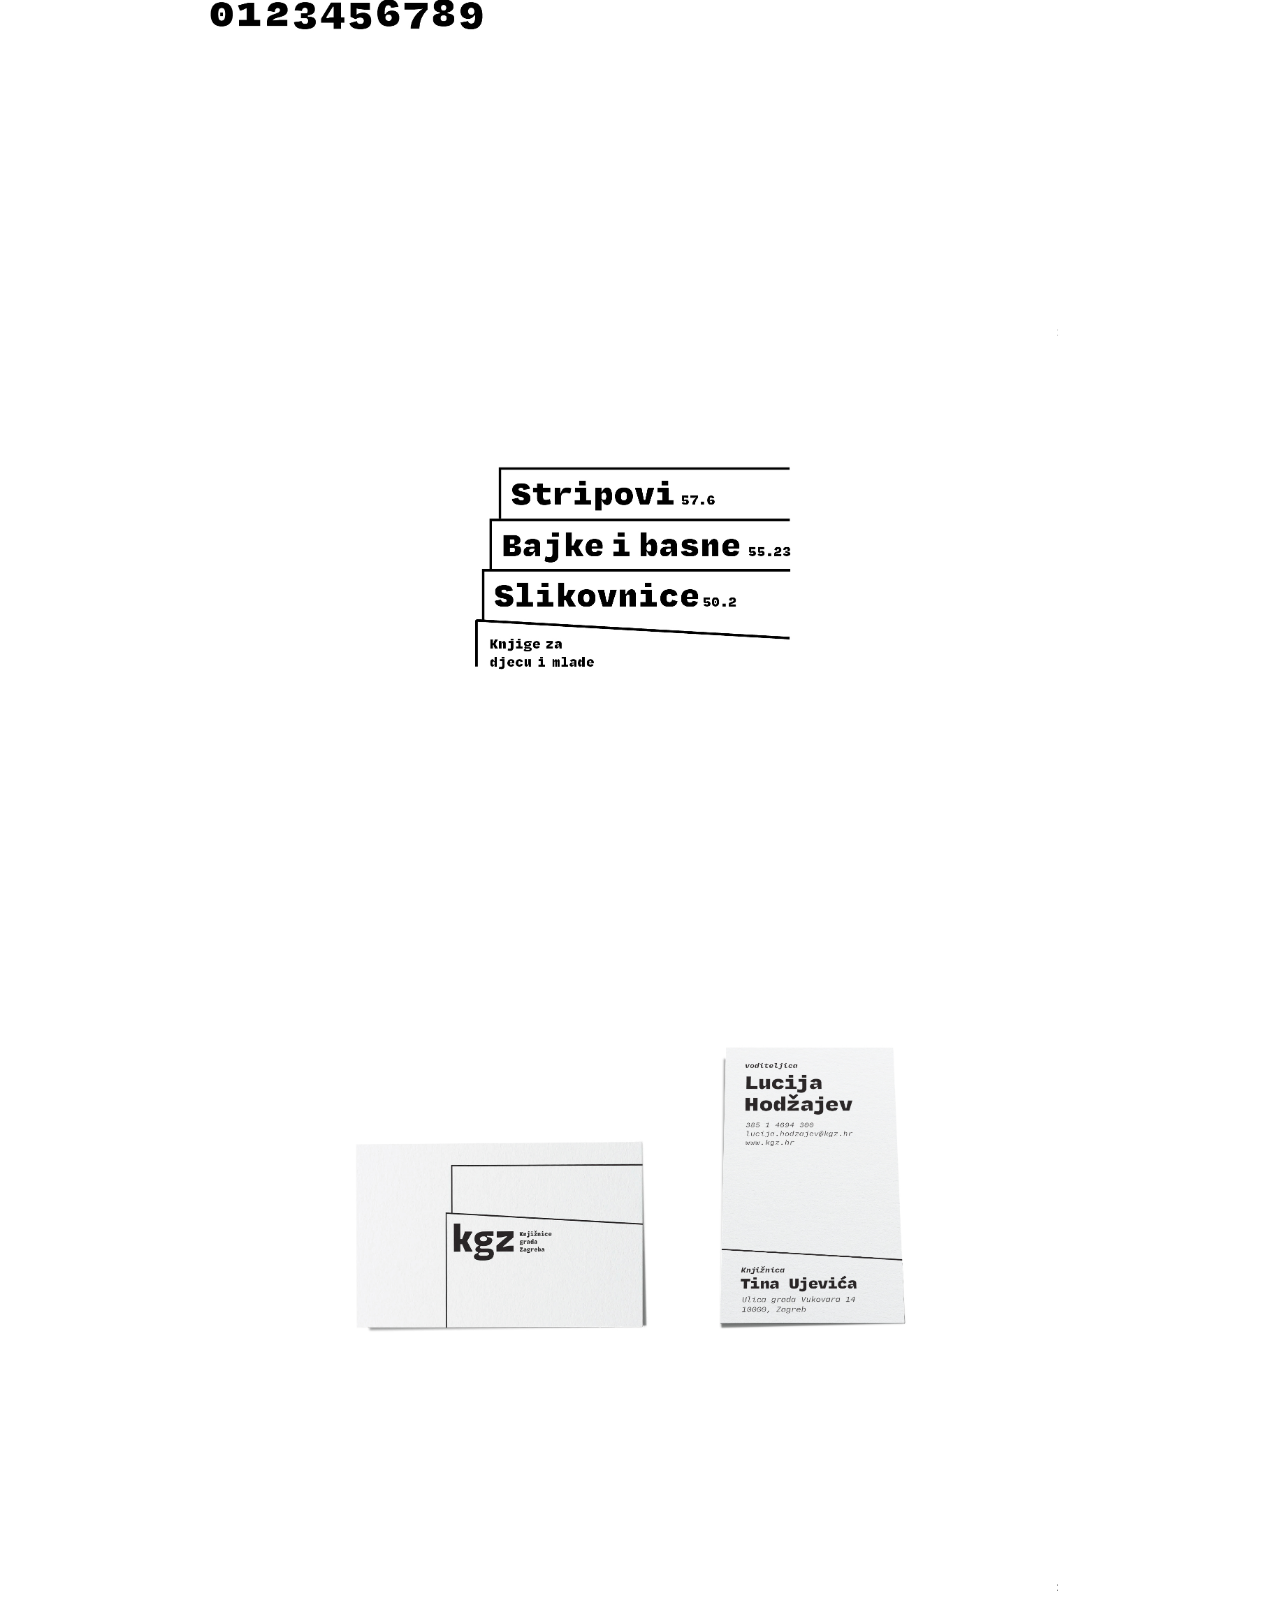
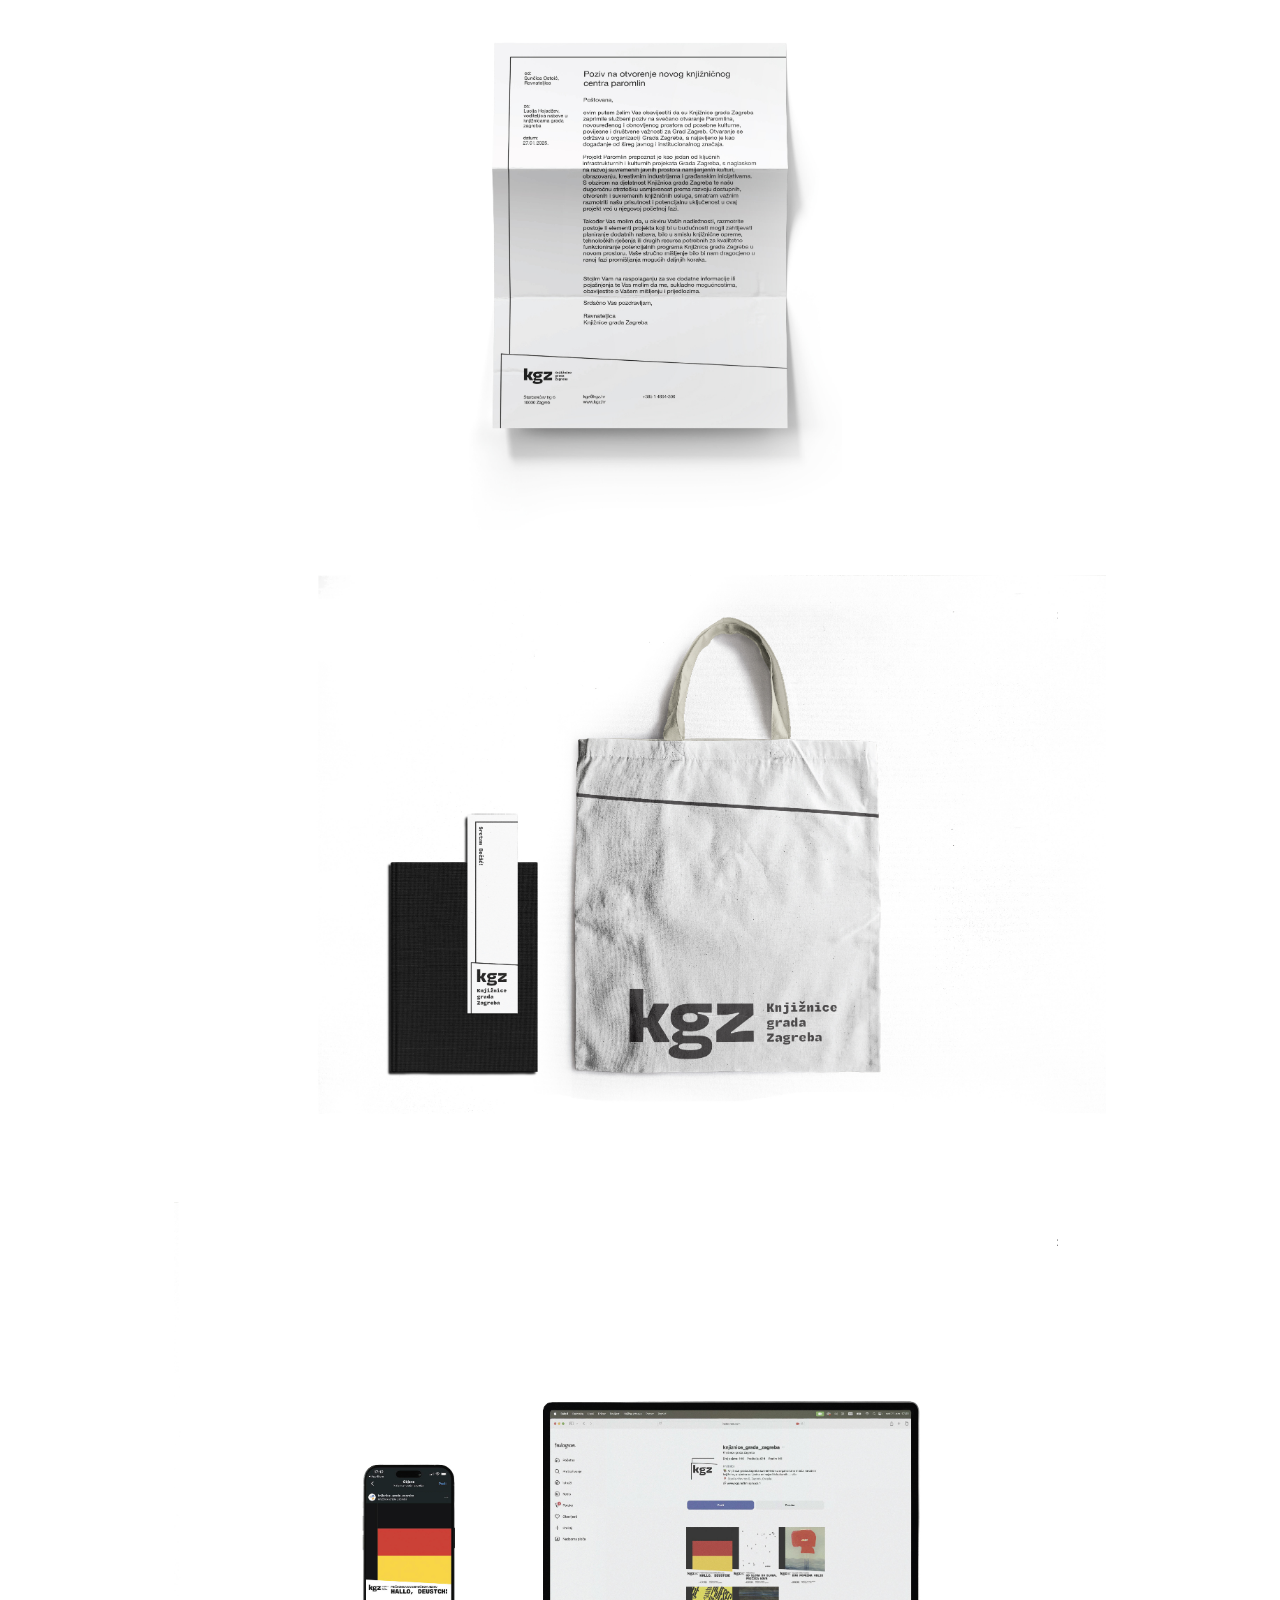
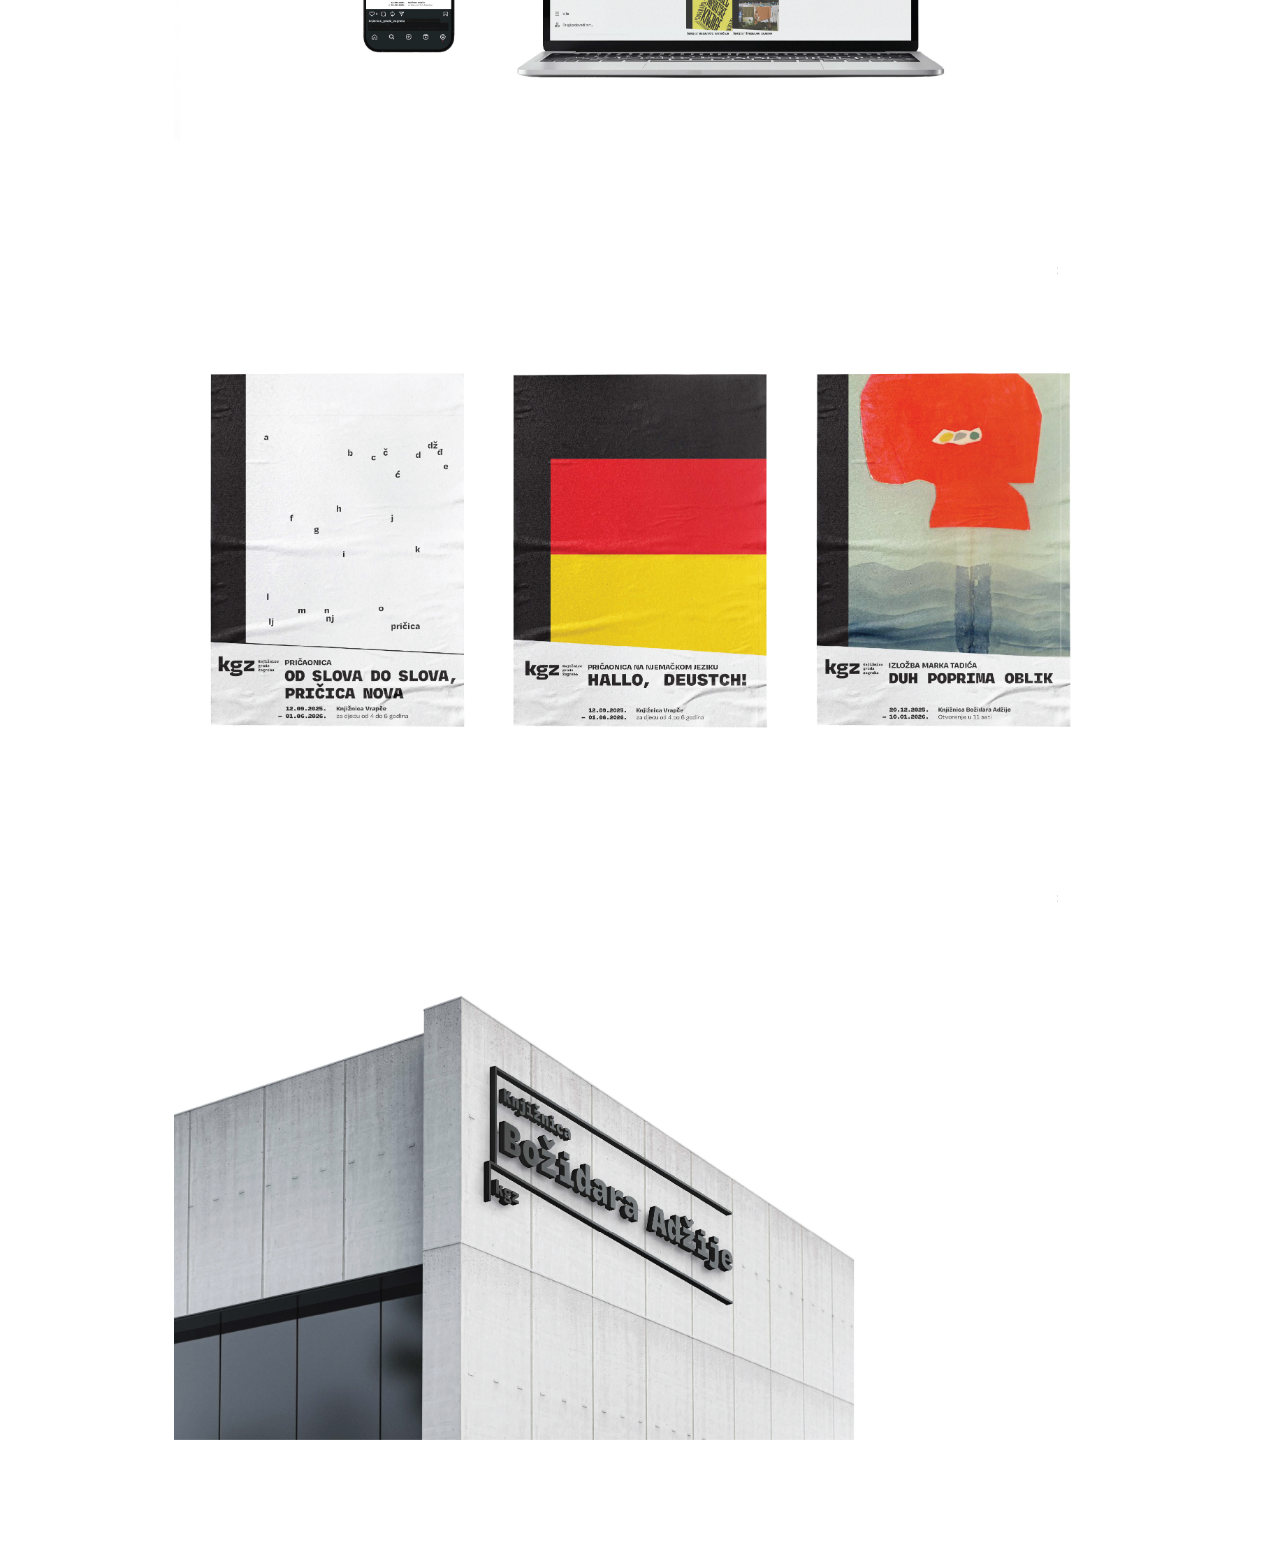
<file: kgz.html>
<!DOCTYPE html>
<html lang="hr">
<head>
    <meta charset="UTF-8">
    <meta name="viewport" content="width=device-width, initial-scale=1.0">
    <title>Knjižnice grada Zagreba — Matej Bošković | Vizualni identitet</title>
    
    <!-- Primary Meta Tags -->
    <meta name="title" content="Knjižnice grada Zagreba — Matej Bošković | Vizualni identitet">
    <meta name="description" content="Vizualni identitet Knjižnica grada Zagreba (2025). Suradnici: Matej Bošković i Elena Kiss. Modularni identitet inspiriran kartičnim katalozima i džepićima za posudbene kartice.">
    <meta name="keywords" content="Knjižnice grada Zagreba, KGZ, Matej Bošković, Elena Kiss, vizualni identitet, branding, knjižnica, Degular Mono, modularni identitet, signalizacija">
    <meta name="author" content="Matej Bošković, Elena Kiss">
    <meta name="robots" content="index, follow">
    
    <!-- Open Graph -->
    <meta property="og:type" content="article">
    <meta property="og:title" content="Knjižnice grada Zagreba — Matej Bošković | Vizualni identitet">
    <meta property="og:description" content="Reinterpretacija analognih elemenata knjižničnog sustava u suvremeni modularni vizualni identitet Knjižnica grada Zagreba.">
    <meta property="og:image" content="assets/01_WP_01_ProjectKGZ_thumbnail.png">
    <meta property="og:site_name" content="Matej Bošković Portfolio">
    <meta property="og:locale" content="hr_HR">
    
    <!-- Twitter -->
    <meta name="twitter:card" content="summary_large_image">
    <meta name="twitter:title" content="Knjižnice grada Zagreba — Matej Bošković | Vizualni identitet">
    <meta name="twitter:description" content="Reinterpretacija analognih elemenata knjižničnog sustava u suvremeni modularni vizualni identitet Knjižnica grada Zagreba.">
    <meta name="twitter:image" content="assets/01_WP_01_ProjectKGZ_thumbnail.png">
    
    <!-- Schema.org JSON-LD -->
    <script type="application/ld+json">
    {
      "@context": "https://schema.org",
      "@type": "VisualArtwork",
      "name": "Knjižnice grada Zagreba — Vizualni identitet",
      "author": [
        {
          "@type": "Person",
          "name": "Matej Bošković"
        },
        {
          "@type": "Person",
          "name": "Elena Kiss"
        }
      ],
      "dateCreated": "2025",
      "artform": "Vizualni identitet, Signalizacija, Tipografija",
      "description": "Vizualni identitet Knjižnica grada Zagreba temelji se na reinterpretaciji danas gotovo nestalih elemenata knjižničnog sustava – kartica s datumima posudbe i pripadajućih džepića."
    }
    </script>

    <link rel="stylesheet" href="style.css">
</head>
<body>
    <!-- Full browser viewport width header -->
    <header>
        <nav class="desktop-nav">
            <a href="index.html" class="nav-btn" id="nav-radovi">
                <img src="assets/nav_radovi.png" alt="radovi">
            </a>
            <a href="kontakt.html" class="nav-btn" id="nav-kontakt">
                <img src="assets/nav_kontakt.png" alt="kontakt">
            </a>
            <a href="ladica.html" class="nav-btn" id="nav-ladica">
                <img src="assets/nav_ladica.jpg" alt="ladica">
            </a>
        </nav>
        <div class="bio-text">matej (anđelko) 
bošković je 
grafički dizajner 
koji živi i radi u 
rijeci</div>
        <button class="mobile-hamburger-btn" id="mobile-menu-btn" aria-label="Open menu">
            <img src="assets/hamburger_menu.jpg" alt="Menu">
        </button>
    </header>

    <!-- Mobile Navigation Overlay -->
    <div class="mobile-menu-overlay" id="mobile-menu-overlay">
        <button class="mobile-menu-close-btn" id="mobile-menu-close" aria-label="Zatvori izbornik"><img src="assets/x.jpg" alt="zatvori"></button>
        <div class="mobile-menu-content">
            <a href="index.html" class="nav-btn">
                <img src="assets/nav_radovi.png" alt="radovi">
            </a>
            <a href="kontakt.html" class="nav-btn">
                <img src="assets/nav_kontakt.png" alt="kontakt">
            </a>
            <a href="ladica.html" class="nav-btn">
                <img src="assets/nav_ladica.jpg" alt="ladica">
            </a>
        </div>
    </div>

    <!-- Sticky back arrow button using arrow.jpg -->
    <div class="back-arrow-bar">
        <a href="index.html" class="back-link" id="link-back">
            <img src="assets/arrow.jpg" alt="Natrag na radovi">
        </a>
    </div>

    <div class="page-container">
        <main>
            <div class="sso-detail-container">
                <!-- Title graphic -->
                <div class="detail-title-container">
                    <img src="assets/kgz_title.jpg" alt="knjižnice grada zagreba title graphic">
                </div>

                <!-- 2-Column Summary Row matching PDF -->
                <div class="sso-summary-row">
                    <div class="sso-tags-col">
                        <div class="tag-bold">vizualni identitet</div>
                        <div class="sso-year">2025</div>
                        <div style="margin-top:14px;">suradnici</div>
                        <div><a href="https://www.instagram.com/kisselenaa/" target="_blank" rel="noopener">elena kiss</a></div>
                    </div>
                    <div class="sso-description-col">
                        <p style="margin-bottom: 16px;">Vizualni identitet Knjižnica grada Zagreba temelji se na reinterpretaciji danas gotovo nestalih elemenata knjižničnog sustava – kartica s datumima posudbe i pripadajućih džepića. Taj analogni sustav, nekad temelj organizacije znanja, postaje polazište za suvremeni, modularni i fleksibilni identitet.</p>
                        <p>Struktura identiteta funkcionira po jasnom hijerarhijskom principu: džepić uvijek označava širi kontekst ili grupu, dok kartica unutar njega precizira sadržaj. Ovaj princip izravno vizualizira način na koji knjižnica funkcionira iznutra: kataloge, fondove i građu organizirane u slojevima, mapama unutar mapa. Identitet ne gradi apstraktan simbol, već prevodi stvarnu unutarnju logiku knjižničnog rada u čitljiv vizualni jezik. Ono što je knjižnicama utilitarni alat, u identitetu postaje snažan simbol znanja, reda i dostupnosti.</p>
                    </div>
                </div>

                <div class="detail-stack">
                    <img src="assets/01_WP_01_projectKGZ_s-01.jpg" class="detail-img-standard" alt="KGZ project detail 1">
                    <div class="sso-caption-row" style="margin-top: 0px;">
                        <div class="sso-description-col" style="width: 100%;">
                            Linije u logotipu preuzete su iz vizualnog jezika kartičnog kataloga i džepića za posudbene kartice.
                        </div>
                    </div>

                    <img src="assets/01_WP_01_projectKGZ_s-03.jpg" class="detail-img-standard" alt="KGZ project detail 2">
                    <div class="sso-caption-row" style="margin-top: 0px;">
                        <div class="sso-description-col" style="width: 100%;">
                            Vizualni sustav referira se na logiku kartotečnih ormara, u kojima se više kartica pohranjuje unutar jedne cjeline. Na isti način, KGZ objedinjuje više pojedinačnih knjižnica unutar zajedničkog sustava.
                        </div>
                    </div>

                    <img src="assets/01_WP_01_projectKGZ_s-04.jpg" class="detail-img-standard" alt="KGZ project detail 3">
                    <div class="sso-caption-row" style="margin-top: 0px;">
                        <div class="sso-description-col" style="width: 100%;">
                            Vizualni sustav gradi se kroz razine koje se nadovezuju jedna na drugu. Ulaskom u pojedinu kategoriju, ona preuzima ulogu nositelja i organizira vlastite podrazine prema istom principu.
                        </div>
                    </div>

                    <img src="assets/01_WP_01_projectKGZ_s-05.jpg" class="detail-img-standard" alt="KGZ project detail 4">
                    <div class="sso-caption-row" style="margin-top: 0px;">
                        <div class="sso-description-col" style="width: 100%;">
                            Sustav vizualnog identiteta osmišljen je tako da omogućuje pojedinim knjižnicama zadržavanje ili razvoj vlastitog identiteta unutar zajedničkog okvira Knjižnica grada Zagreba. Struktura znaka pritom ostaje nepromijenjena: kartica i „džepić" zadržavaju svoju formu i funkciju, dok se sadržaj unutar kartice može prilagođavati.
                        </div>
                    </div>

                    <img src="assets/01_WP_01_projectKGZ_s-06.jpg" class="detail-img-standard" alt="KGZ project detail 5">
                    <div class="sso-caption-row" style="margin-top: 0px;">
                        <div class="sso-description-col" style="width: 100%;">
                            Tipografski sustav temelji se na pismu Degular Mono, čija je osnovna karakteristika jednaka širina svih znakova. Monospace pismo referira se na strojeve za pečatiranje kojima se otiskuju rokovi posudbe na knjižnične kartice. Istovremeno, visoki kontrast poteza čini pismo suvremenim i izražajnim, stvarajući ravnotežu između tradicije knjižničnog sustava i suvremenog vizualnog izraza.
                        </div>
                    </div>

                    <img src="assets/01_WP_01_projectKGZ_s-07.jpg" class="detail-img-standard" alt="KGZ project detail 6">
                    <div class="sso-caption-row" style="margin-top: 0px;">
                        <div class="sso-description-col" style="width: 100%;">
                            Signalizacija koristi slojevite kartice za jasno označavanje kategorija i potkategorija knjižnične građe.
                        </div>
                    </div>

                    <img src="assets/01_WP_01_projectKGZ_s-08.jpg" class="detail-img-standard" alt="KGZ project detail 7">

                    <img src="assets/01_WP_01_projectKGZ_s-09.jpg" class="detail-img-standard" alt="KGZ project detail 8">

                    <img src="assets/01_WP_01_projectKGZ_s-10.jpg" class="detail-img-standard" alt="KGZ project detail 9">

                    <img src="assets/01_WP_01_projectKGZ_s-11.jpg" class="detail-img-standard" alt="KGZ project detail 10">

                    <img src="assets/01_WP_01_projectKGZ_s-12.jpg" class="detail-img-standard" alt="KGZ project detail 11">

                    <img src="assets/01_WP_01_projectKGZ_s-13.jpg" class="detail-img-standard" alt="KGZ project detail 12">

                    <img src="assets/01_WP_01_projectKGZ_s-14.jpg" class="detail-img-standard" alt="KGZ project detail 13">

                    <img src="assets/01_WP_01_projectKGZ_s-15.jpg" class="detail-img-standard" alt="KGZ project detail 14">

                    <img src="assets/01_WP_01_projectKGZ_s-16.jpg" class="detail-img-standard" alt="KGZ project detail 15">
                </div>
            </div>
        </main>
    </div>

    <script src="script.js"></script>
</body>
</html>
</file>
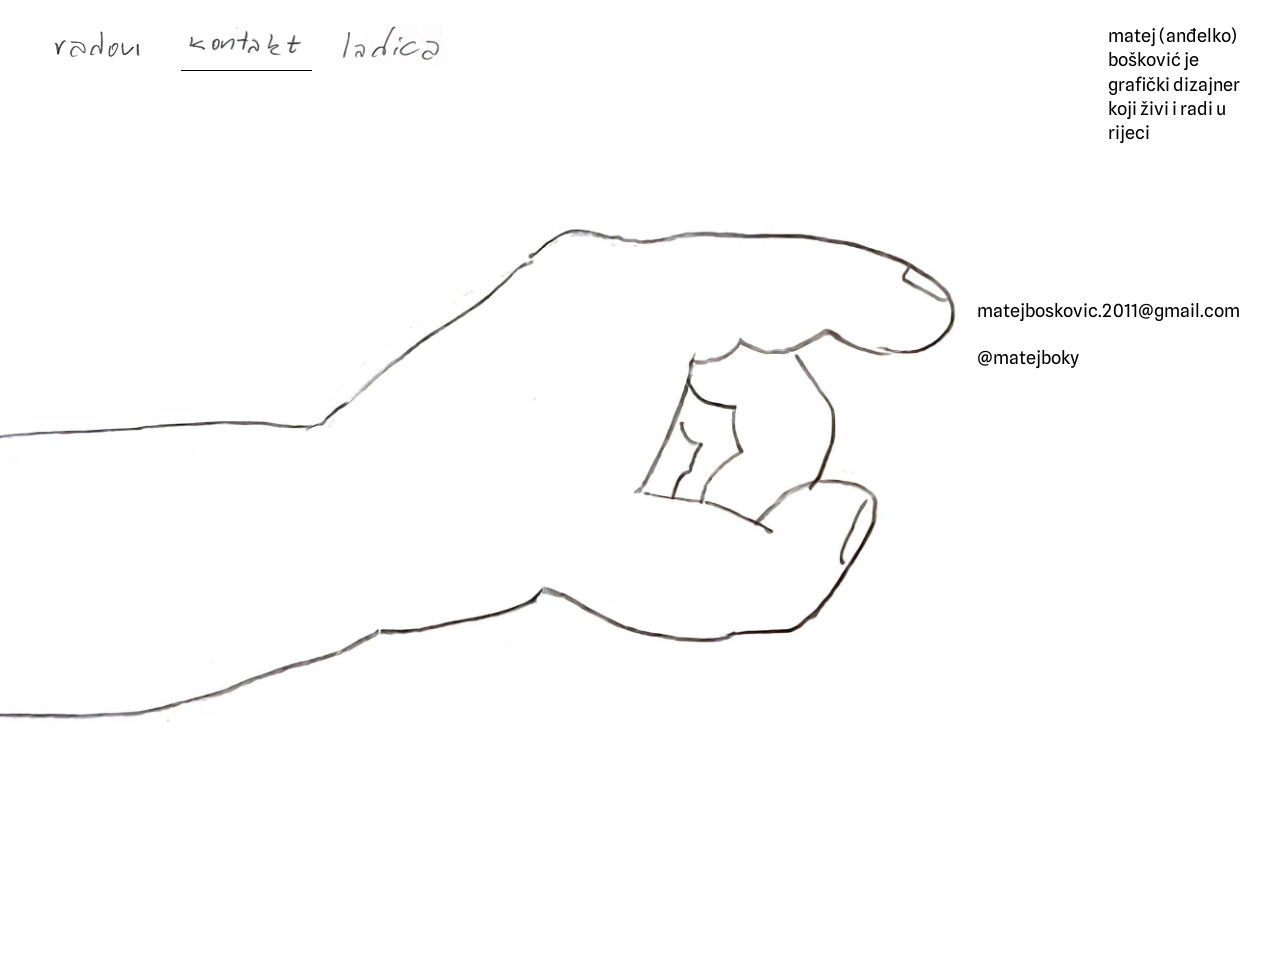
<file: kontakt.html>
<!DOCTYPE html>
<html lang="hr">
<head>
    <meta charset="UTF-8">
    <meta name="viewport" content="width=device-width, initial-scale=1.0">
    <title>Kontakt — Matej Bošković | Grafički dizajner, Rijeka</title>
    
    <!-- Primary Meta Tags -->
    <meta name="title" content="Kontakt — Matej Bošković | Grafički dizajner, Rijeka">
    <meta name="description" content="Kontaktirajte Mateja Boškovića, grafičkog dizajnera iz Rijeke. E-mail: matejboskovic.2011@gmail.com, Instagram: @matejboky.">
    <meta name="keywords" content="Matej Bošković kontakt, grafički dizajner kontakt, dizajn Rijeka kontakt, matejboky, Matej Bošković email">
    <meta name="author" content="Matej Bošković">
    <meta name="robots" content="index, follow">
    
    <!-- Open Graph -->
    <meta property="og:type" content="profile">
    <meta property="og:title" content="Kontakt — Matej Bošković | Grafički dizajner">
    <meta property="og:description" content="Kontaktirajte Mateja Boškovića, grafičkog dizajnera iz Rijeke: matejboskovic.2011@gmail.com">
    <meta property="og:image" content="assets/hand.jpg">
    <meta property="og:site_name" content="Matej Bošković Portfolio">
    <meta property="og:locale" content="hr_HR">
    
    <!-- Twitter -->
    <meta name="twitter:card" content="summary_large_image">
    <meta name="twitter:title" content="Kontakt — Matej Bošković | Grafički dizajner">
    <meta name="twitter:description" content="matejboskovic.2011@gmail.com | @matejboky">
    <meta name="twitter:image" content="assets/hand.jpg">
    
    <!-- Schema.org JSON-LD -->
    <script type="application/ld+json">
    {
      "@context": "https://schema.org",
      "@type": "ContactPage",
      "name": "Kontakt — Matej Bošković",
      "description": "Kontakt stranica grafičkog dizajnera Mateja Boškovića iz Rijeke.",
      "mainEntity": {
        "@type": "Person",
        "name": "Matej Bošković",
        "alternateName": "matejboky",
        "jobTitle": "Grafički dizajner",
        "email": "matejboskovic.2011@gmail.com",
        "address": {
          "@type": "PostalAddress",
          "addressLocality": "Rijeka",
          "addressCountry": "HR"
        },
        "sameAs": ["https://instagram.com/matejboky"]
      }
    }
    </script>

    <link rel="stylesheet" href="style.css">
</head>
<body>
    <!-- Full browser viewport width header -->
    <header>
        <nav class="desktop-nav">
            <a href="index.html" class="nav-btn" id="nav-radovi">
                <img src="assets/nav_radovi.png" alt="radovi">
            </a>
            <a href="kontakt.html" class="nav-btn active" id="nav-kontakt">
                <img src="assets/nav_kontakt.png" alt="kontakt">
            </a>
            <a href="ladica.html" class="nav-btn" id="nav-ladica">
                <img src="assets/nav_ladica.jpg" alt="ladica">
            </a>
        </nav>
        <div class="bio-text">matej (anđelko) 
bošković je 
grafički dizajner 
koji živi i radi u 
rijeci</div>
        <button class="mobile-hamburger-btn" id="mobile-menu-btn" aria-label="Open menu">
            <img src="assets/hamburger_menu.jpg" alt="Menu">
        </button>
    </header>

    <!-- Mobile Navigation Overlay -->
    <div class="mobile-menu-overlay" id="mobile-menu-overlay">
        <button class="mobile-menu-close-btn" id="mobile-menu-close" aria-label="Zatvori izbornik"><img src="assets/x.jpg" alt="zatvori"></button>
        <div class="mobile-menu-content">
            <a href="index.html" class="nav-btn">
                <img src="assets/nav_radovi.png" alt="radovi">
            </a>
            <a href="kontakt.html" class="nav-btn active">
                <img src="assets/nav_kontakt.png" alt="kontakt">
            </a>
            <a href="ladica.html" class="nav-btn">
                <img src="assets/nav_ladica.jpg" alt="ladica">
            </a>
        </div>
    </div>

    <main class="full-width-container">
        <section class="contact-section-full">
            <!-- Hand graphic starting off-screen past left browser edge on desktop, pointing up at contact info on mobile -->
            <picture class="contact-hand-picture">
                <source media="(max-width: 768px)" srcset="assets/hand_mobile.jpg">
                <img src="assets/hand.jpg" class="contact-illustration-left" alt="Contact hand illustration">
            </picture>
            
            <!-- Contact info links aligned to the right browser edge -->
            <div class="contact-info-block-right">
                <a href="mailto:matejboskovic.2011@gmail.com" id="link-email">matejboskovic.2011@gmail.com</a>
                <a href="https://instagram.com/matejboky" target="_blank" rel="noopener" id="link-instagram">@matejboky</a>
            </div>
        </section>
    </main>

    <script src="script.js"></script>
</body>
</html>
</file>
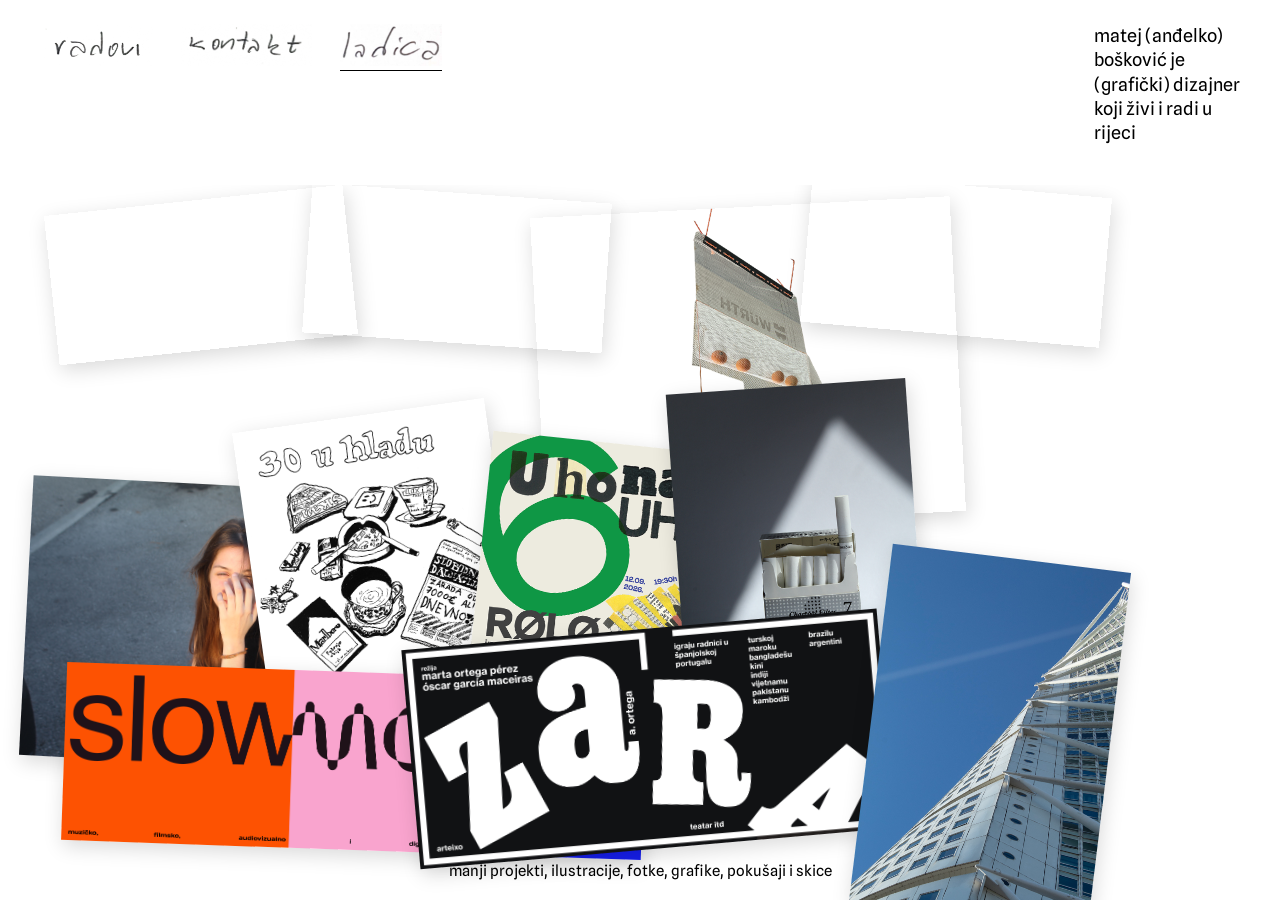
<file: ladica.html>
<!DOCTYPE html>
<html lang="hr">
<head>
    <meta charset="UTF-8">
    <meta name="viewport" content="width=device-width, initial-scale=1.0">
    <title>Ladica — Matej Bošković | Grafički dizajner, Rijeka</title>

    <!-- Primary Meta Tags -->
    <meta name="title" content="Ladica — Matej Bošković | Grafički dizajner, Rijeka">
    <meta name="description" content="Ladica: manji projekti, ilustracije, fotke, grafike, pokušaji i skice — Matej Bošković, grafički dizajner iz Rijeke.">
    <meta name="author" content="Matej Bošković">
    <meta name="robots" content="index, follow">

    <!-- Open Graph -->
    <meta property="og:type" content="website">
    <meta property="og:title" content="Ladica — Matej Bošković">
    <meta property="og:description" content="Manji projekti, ilustracije, fotke, grafike, pokušaji i skice.">
    <meta property="og:image" content="assets/ladica_05.jpg">
    <meta property="og:site_name" content="Matej Bošković Portfolio">
    <meta property="og:locale" content="hr_HR">

    <link rel="stylesheet" href="style.css">
    <link rel="stylesheet" href="ladica.css">
</head>
<body class="ladica-page">
    <!-- Full browser viewport width header -->
    <header>
        <nav class="desktop-nav">
            <a href="index.html" class="nav-btn" id="nav-radovi">
                <img src="assets/nav_radovi.png" alt="radovi">
            </a>
            <a href="kontakt.html" class="nav-btn" id="nav-kontakt">
                <img src="assets/nav_kontakt.png" alt="kontakt">
            </a>
            <a href="ladica.html" class="nav-btn active" id="nav-ladica">
                <img src="assets/nav_ladica.jpg" alt="ladica">
            </a>
        </nav>
        <div class="bio-text">matej (anđelko) 
bošković je 
(grafički) dizajner 
koji živi i radi u 
rijeci</div>
        <button class="mobile-hamburger-btn" id="mobile-menu-btn" aria-label="Open menu">
            <img src="assets/hamburger_menu.jpg" alt="Menu">
        </button>
    </header>

    <!-- Mobile Navigation Overlay -->
    <div class="mobile-menu-overlay" id="mobile-menu-overlay">
        <button class="mobile-menu-close-btn" id="mobile-menu-close" aria-label="Zatvori izbornik"><img src="assets/x.jpg" alt="zatvori"></button>
        <div class="mobile-menu-content">
            <a href="index.html" class="nav-btn">
                <img src="assets/nav_radovi.png" alt="radovi">
            </a>
            <a href="kontakt.html" class="nav-btn">
                <img src="assets/nav_kontakt.png" alt="kontakt">
            </a>
            <a href="ladica.html" class="nav-btn active">
                <img src="assets/nav_ladica.jpg" alt="ladica">
            </a>
        </div>
    </div>

    <!-- Draggable canvas — fills remaining viewport height -->
    <div id="ladica-canvas">

        <!-- Item 1: video 01 — landscape -->
        <div class="ladica-item" data-index="1"
             style="left:4%; top:2%; --rot:-6deg;">
            <video src="assets/ladica_01.mp4" autoplay loop muted playsinline></video>
        </div>

        <!-- Item 2: video 02 — portrait -->
        <div class="ladica-item" data-index="2"
             style="left:24%; top:1%; --rot:4deg;">
            <video src="assets/ladica_02.mp4" autoplay loop muted playsinline></video>
        </div>

        <!-- Item 3: png illustration — landscape -->
        <div class="ladica-item" data-index="3"
             style="left:42%; top:3%; --rot:-3deg;">
            <img src="assets/ladica_03.png" alt="">
        </div>

        <!-- Item 4: video 04 -->
        <div class="ladica-item" data-index="4"
             style="left:63%; top:0%; --rot:5deg;">
            <video src="assets/ladica_04.mp4" autoplay loop muted playsinline></video>
        </div>

        <!-- Item 5: landscape photo -->
        <div class="ladica-item" data-index="5"
             style="left:2%; top:42%; --rot:3deg;">
            <img src="assets/ladica_05.jpg" alt="">
        </div>

        <!-- Item 6: portrait photo -->
        <div class="ladica-item" data-index="6"
             style="left:20%; top:32%; --rot:-8deg;">
            <img src="assets/ladica_06.jpg" alt="">
        </div>

        <!-- Item 7: portrait -->
        <div class="ladica-item" data-index="7"
             style="left:37%; top:36%; --rot:6deg;">
            <img src="assets/ladica_07.jpg" alt="">
        </div>

        <!-- Item 8: portrait photo -->
        <div class="ladica-item" data-index="8"
             style="left:53%; top:28%; --rot:-4deg;">
            <img src="assets/ladica_08.jpg" alt="">
        </div>

        <!-- Item 9: wide panoramic -->
        <div class="ladica-item" data-index="9"
             style="left:5%; top:68%; --rot:2deg;">
            <img src="assets/ladica_09.jpg" alt="">
        </div>

        <!-- Item 10: wide photo -->
        <div class="ladica-item" data-index="10"
             style="left:32%; top:62%; --rot:-5deg;">
            <img src="assets/ladica_10.jpg" alt="">
        </div>

        <!-- Item 11: portrait photo -->
        <div class="ladica-item" data-index="11"
             style="left:68%; top:52%; --rot:7deg;">
            <img src="assets/ladica_11.jpg" alt="">
        </div>

        <!-- Fixed caption at bottom -->
        <p class="ladica-caption">manji projekti, ilustracije, fotke, grafike, pokušaji i skice</p>
    </div>

    <!-- Lightbox overlay -->
    <div id="ladica-lightbox" aria-hidden="true">
        <button id="ladica-lightbox-close" aria-label="Zatvori"><img src="assets/x.jpg" alt="zatvori"></button>
        <div id="ladica-lightbox-media"></div>
    </div>

    <script src="script.js"></script>
    <script src="ladica.js"></script>
</body>
</html>
</file>
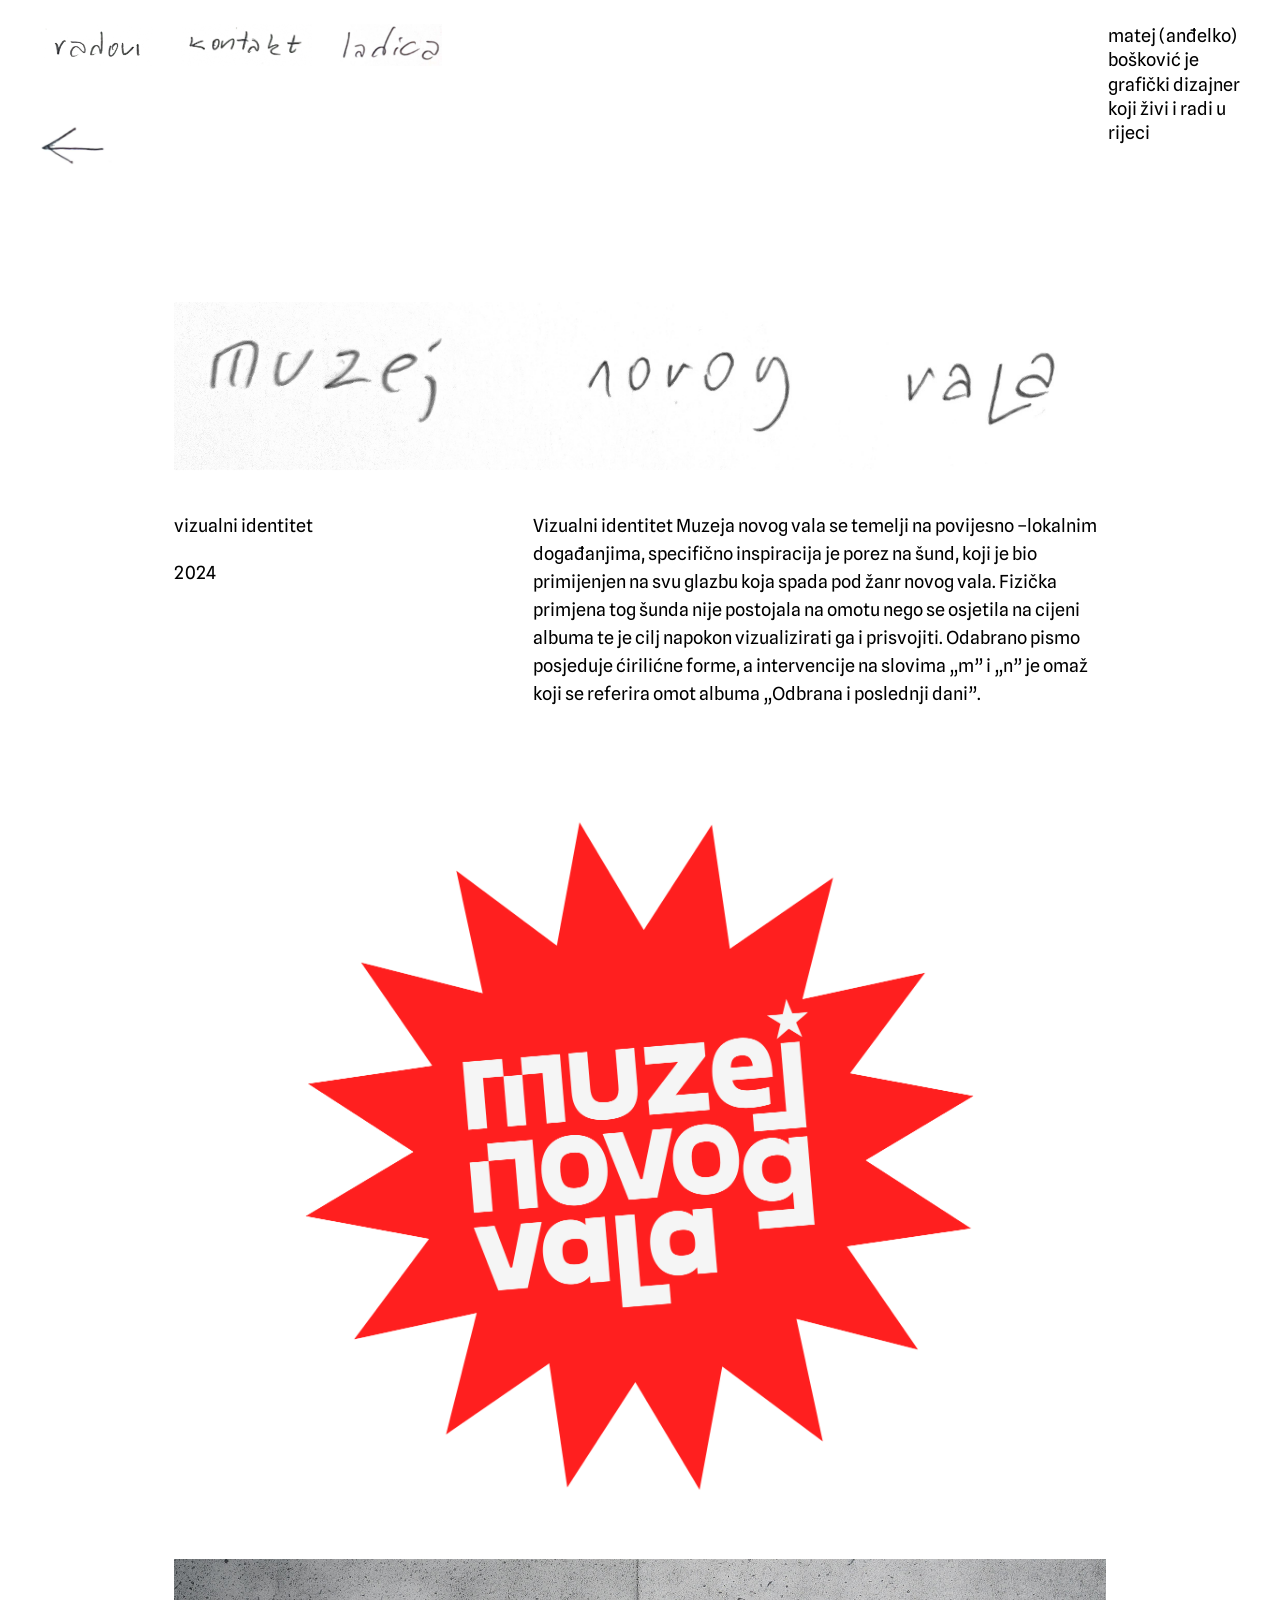
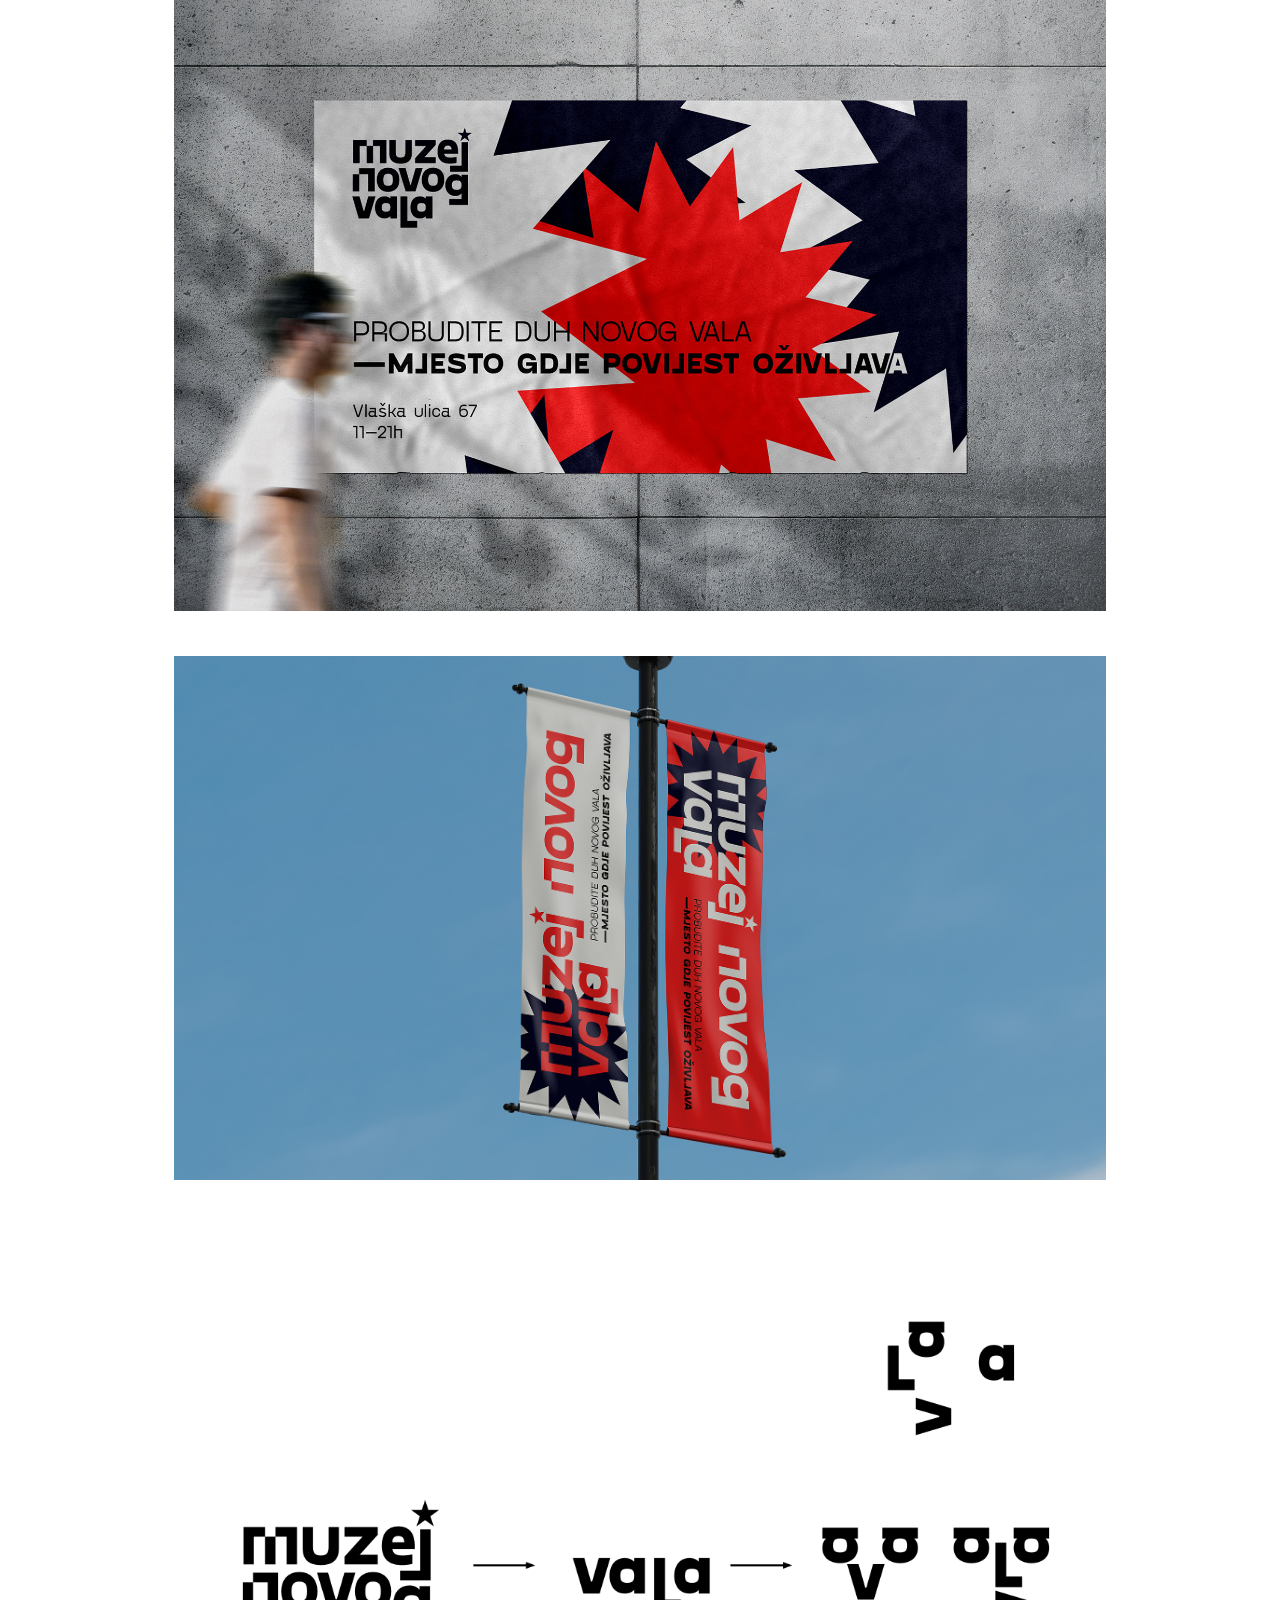
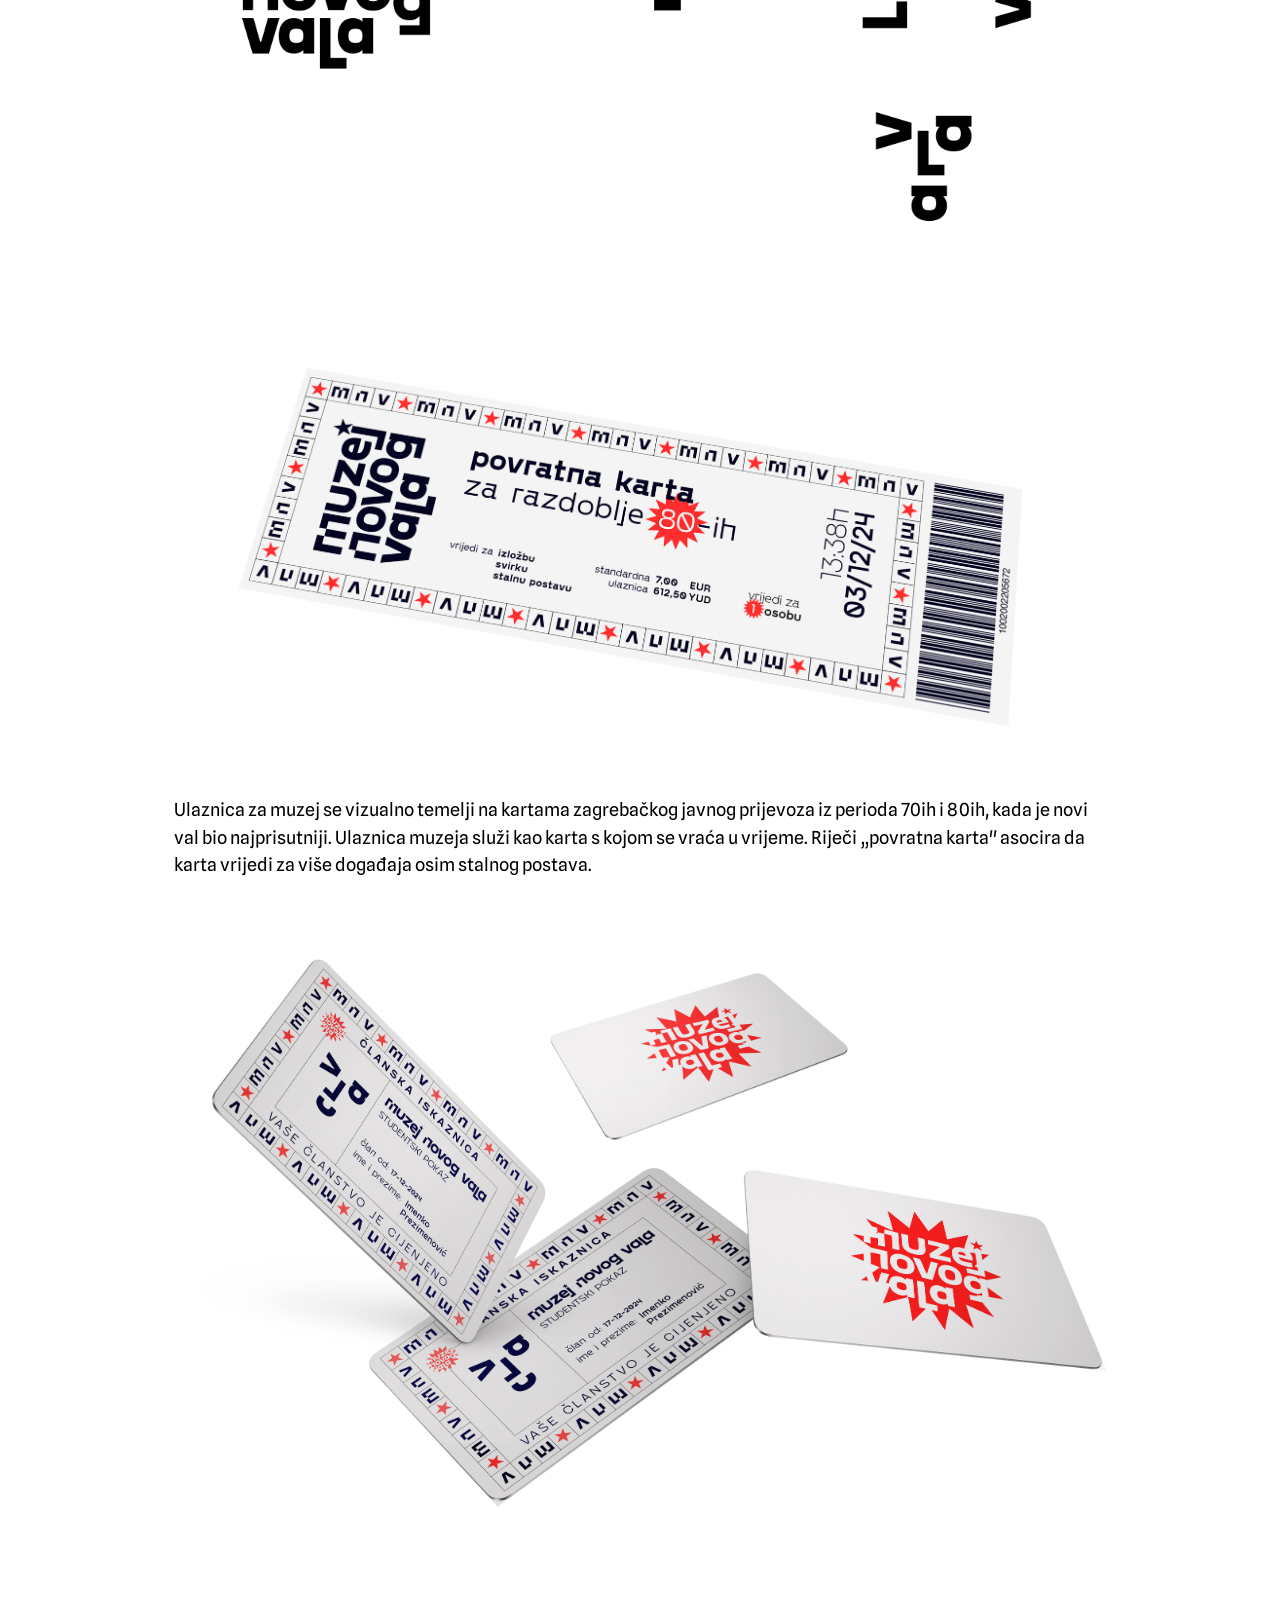
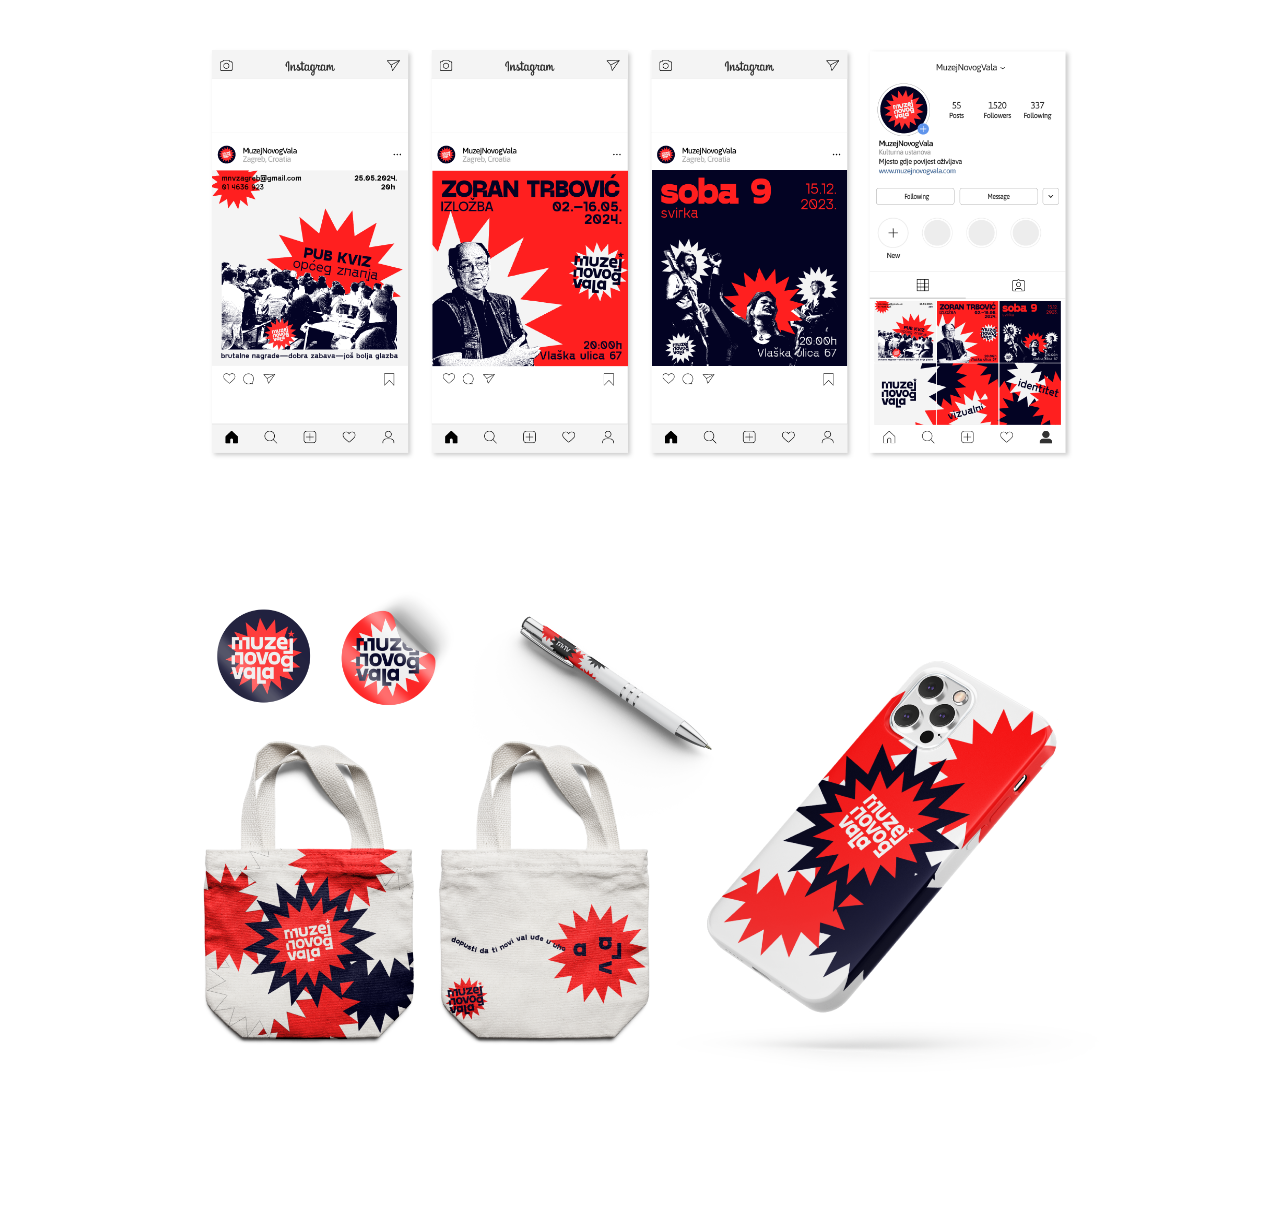
<file: mnv.html>
<!DOCTYPE html>
<html lang="hr">
<head>
    <meta charset="UTF-8">
    <meta name="viewport" content="width=device-width, initial-scale=1.0">
    <title>Muzej novog vala — Matej Bošković | Vizualni identitet</title>
    
    <!-- Primary Meta Tags -->
    <meta name="title" content="Muzej novog vala — Matej Bošković | Vizualni identitet">
    <meta name="description" content="Vizualni identitet Muzeja novog vala u Zagrebu (2024). Autor: Matej Bošković. Koncept inspiriran porezom na šund, ćirilićne forme i posveta albumu Odbrana i poslednji dani.">
    <meta name="keywords" content="Muzej novog vala, MNV, novi val, Matej Bošković, vizualni identitet, porez na šund, Odbrana i poslednji dani, dizajn plakata, ulaznica, Zagreb muzej">
    <meta name="author" content="Matej Bošković">
    <meta name="robots" content="index, follow">
    
    <!-- Open Graph -->
    <meta property="og:type" content="article">
    <meta property="og:title" content="Muzej novog vala — Matej Bošković | Vizualni identitet">
    <meta property="og:description" content="Vizualni identitet Muzeja novog vala u Zagrebu. Koncept inspiriran porezom na šund i punk/novovalnom estetikom.">
    <meta property="og:image" content="assets/01_WP_01_ProjectMNV_thumbnail.png">
    <meta property="og:site_name" content="Matej Bošković Portfolio">
    <meta property="og:locale" content="hr_HR">
    
    <!-- Twitter -->
    <meta name="twitter:card" content="summary_large_image">
    <meta name="twitter:title" content="Muzej novog vala — Matej Bošković | Vizualni identitet">
    <meta name="twitter:description" content="Vizualni identitet Muzeja novog vala u Zagrebu. Koncept inspiriran porezom na šund i punk/novovalnom estetikom.">
    <meta name="twitter:image" content="assets/01_WP_01_ProjectMNV_thumbnail.png">
    
    <!-- Schema.org JSON-LD -->
    <script type="application/ld+json">
    {
      "@context": "https://schema.org",
      "@type": "VisualArtwork",
      "name": "Muzej novog vala — Vizualni identitet",
      "author": {
        "@type": "Person",
        "name": "Matej Bošković"
      },
      "dateCreated": "2024",
      "artform": "Vizualni identitet, Tipografija, Plakat, Merchandising",
      "description": "Vizualni identitet Muzeja novog vala temelji se na povijesno-lokalnim događanjima, specifično inspiracija je porez na šund koji je bio primijenjen na svu glazbu koja spada pod žanr novog vala."
    }
    </script>

    <link rel="stylesheet" href="style.css">
</head>
<body>
    <!-- Full browser viewport width header -->
    <header>
        <nav class="desktop-nav">
            <a href="index.html" class="nav-btn" id="nav-radovi">
                <img src="assets/nav_radovi.png" alt="radovi">
            </a>
            <a href="kontakt.html" class="nav-btn" id="nav-kontakt">
                <img src="assets/nav_kontakt.png" alt="kontakt">
            </a>
            <a href="ladica.html" class="nav-btn" id="nav-ladica">
                <img src="assets/nav_ladica.jpg" alt="ladica">
            </a>
        </nav>
        <div class="bio-text">matej (anđelko) 
bošković je 
grafički dizajner 
koji živi i radi u 
rijeci</div>
        <button class="mobile-hamburger-btn" id="mobile-menu-btn" aria-label="Open menu">
            <img src="assets/hamburger_menu.jpg" alt="Menu">
        </button>
    </header>

    <!-- Mobile Navigation Overlay -->
    <div class="mobile-menu-overlay" id="mobile-menu-overlay">
        <button class="mobile-menu-close-btn" id="mobile-menu-close" aria-label="Zatvori izbornik"><img src="assets/x.jpg" alt="zatvori"></button>
        <div class="mobile-menu-content">
            <a href="index.html" class="nav-btn">
                <img src="assets/nav_radovi.png" alt="radovi">
            </a>
            <a href="kontakt.html" class="nav-btn">
                <img src="assets/nav_kontakt.png" alt="kontakt">
            </a>
            <a href="ladica.html" class="nav-btn">
                <img src="assets/nav_ladica.jpg" alt="ladica">
            </a>
        </div>
    </div>

    <!-- Sticky back arrow button using arrow.jpg -->
    <div class="back-arrow-bar">
        <a href="index.html" class="back-link" id="link-back">
            <img src="assets/arrow.jpg" alt="Natrag na radovi">
        </a>
    </div>

    <div class="page-container">
        <main>
            <div class="sso-detail-container">
                <!-- Title graphic -->
                <div class="detail-title-container">
                    <img src="assets/mnv_title.jpg" alt="muzej novog vala title graphic">
                </div>

                <!-- 2-Column Summary Row matching PDF -->
                <div class="sso-summary-row">
                    <div class="sso-tags-col">
                        <div class="tag-bold">vizualni identitet</div>
                        <div class="sso-year">2024</div>
                    </div>
                    <div class="sso-description-col">
                        Vizualni identitet Muzeja novog vala se temelji na povijesno –lokalnim događanjima, specifično inspiracija je porez na šund, koji je bio primijenjen na svu glazbu koja spada pod žanr novog vala. Fizička primjena tog šunda nije postojala na omotu nego se osjetila na cijeni albuma te je cilj napokon vizualizirati ga i prisvojiti. Odabrano pismo posjeduje ćirilićne forme, a intervencije na slovima „m” i „n” je omaž koji se referira omot albuma „Odbrana i poslednji dani”.
                    </div>
                </div>

                <div class="detail-stack">
                    <img src="assets/01_WP_01_ProjectMNV_1.png" class="detail-img-standard" alt="Muzej novog vala logo">

                    <img src="assets/01_WP_01_ProjectMNV_2.jpg" class="detail-img-standard" alt="Muzej novog vala plakat">

                    <img src="assets/01_WP_01_ProjectMNV_3.jpg" class="detail-img-standard" alt="Muzej novog vala zastave">

                    <img src="assets/01_WP_01_ProjectMNV_4.png" class="detail-img-standard" alt="Muzej novog vala dekonstrukcija loga">

                    <img src="assets/01_WP_01_ProjectMNV_5.png" class="detail-img-standard" alt="Muzej novog vala ulaznica">
                    <div class="sso-caption-row" style="margin-top: 0px;">
                        <div class="sso-description-col" style="width: 100%;">
                            Ulaznica za muzej se vizualno temelji na kartama zagrebačkog javnog prijevoza iz perioda 70ih i 80ih, kada je novi val bio najprisutniji. Ulaznica muzeja služi kao karta s kojom se vraća u vrijeme. Riječi „povratna karta" asocira da karta vrijedi za više događaja osim stalnog postava.
                        </div>
                    </div>

                    <img src="assets/01_WP_01_ProjectMNV_6.jpg" class="detail-img-standard" alt="Muzej novog vala članske iskaznice">

                    <img src="assets/01_WP_01_ProjectMNV_7.png" class="detail-img-standard" alt="Muzej novog vala Instagram objave">

                    <img src="assets/01_WP_01_ProjectMNV_8.png" class="detail-img-standard" alt="Muzej novog vala promotivni materijali">
                </div>
            </div>
        </main>
    </div>

    <script src="script.js"></script>
</body>
</html>
</file>
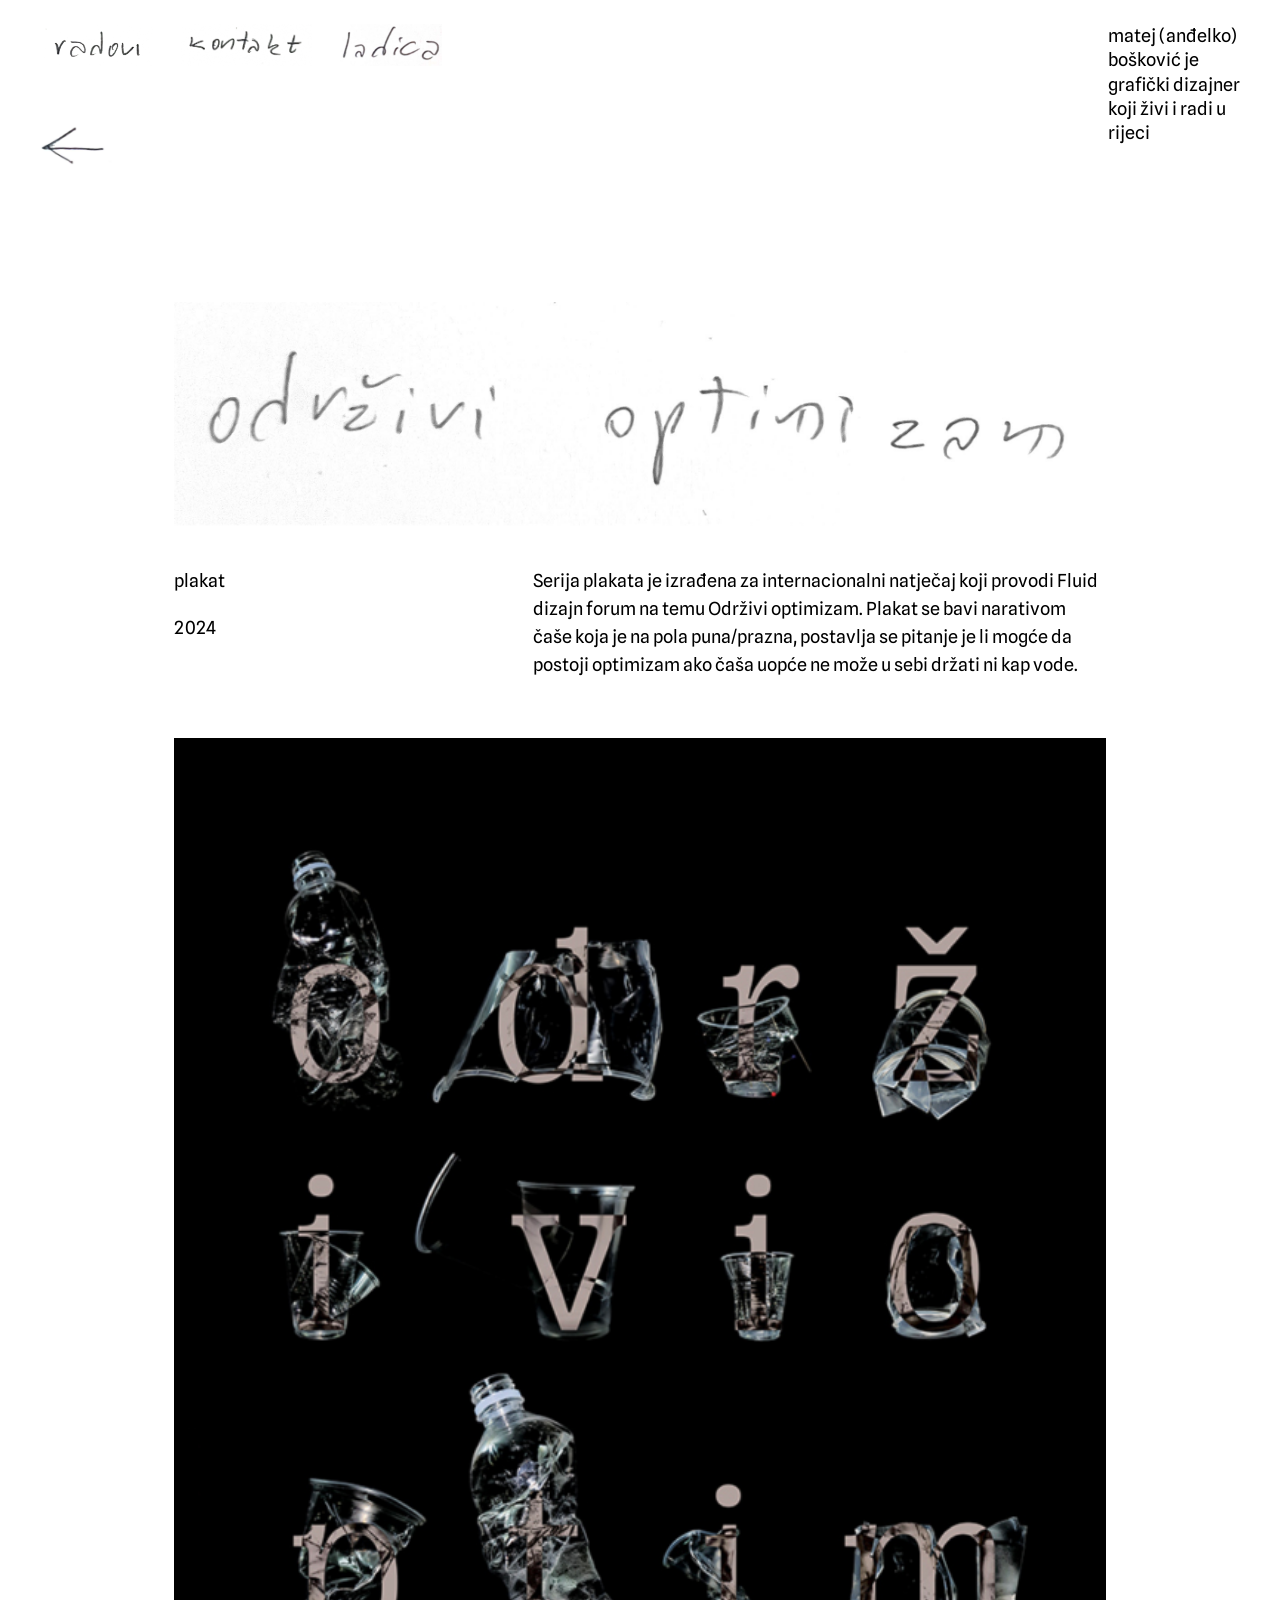
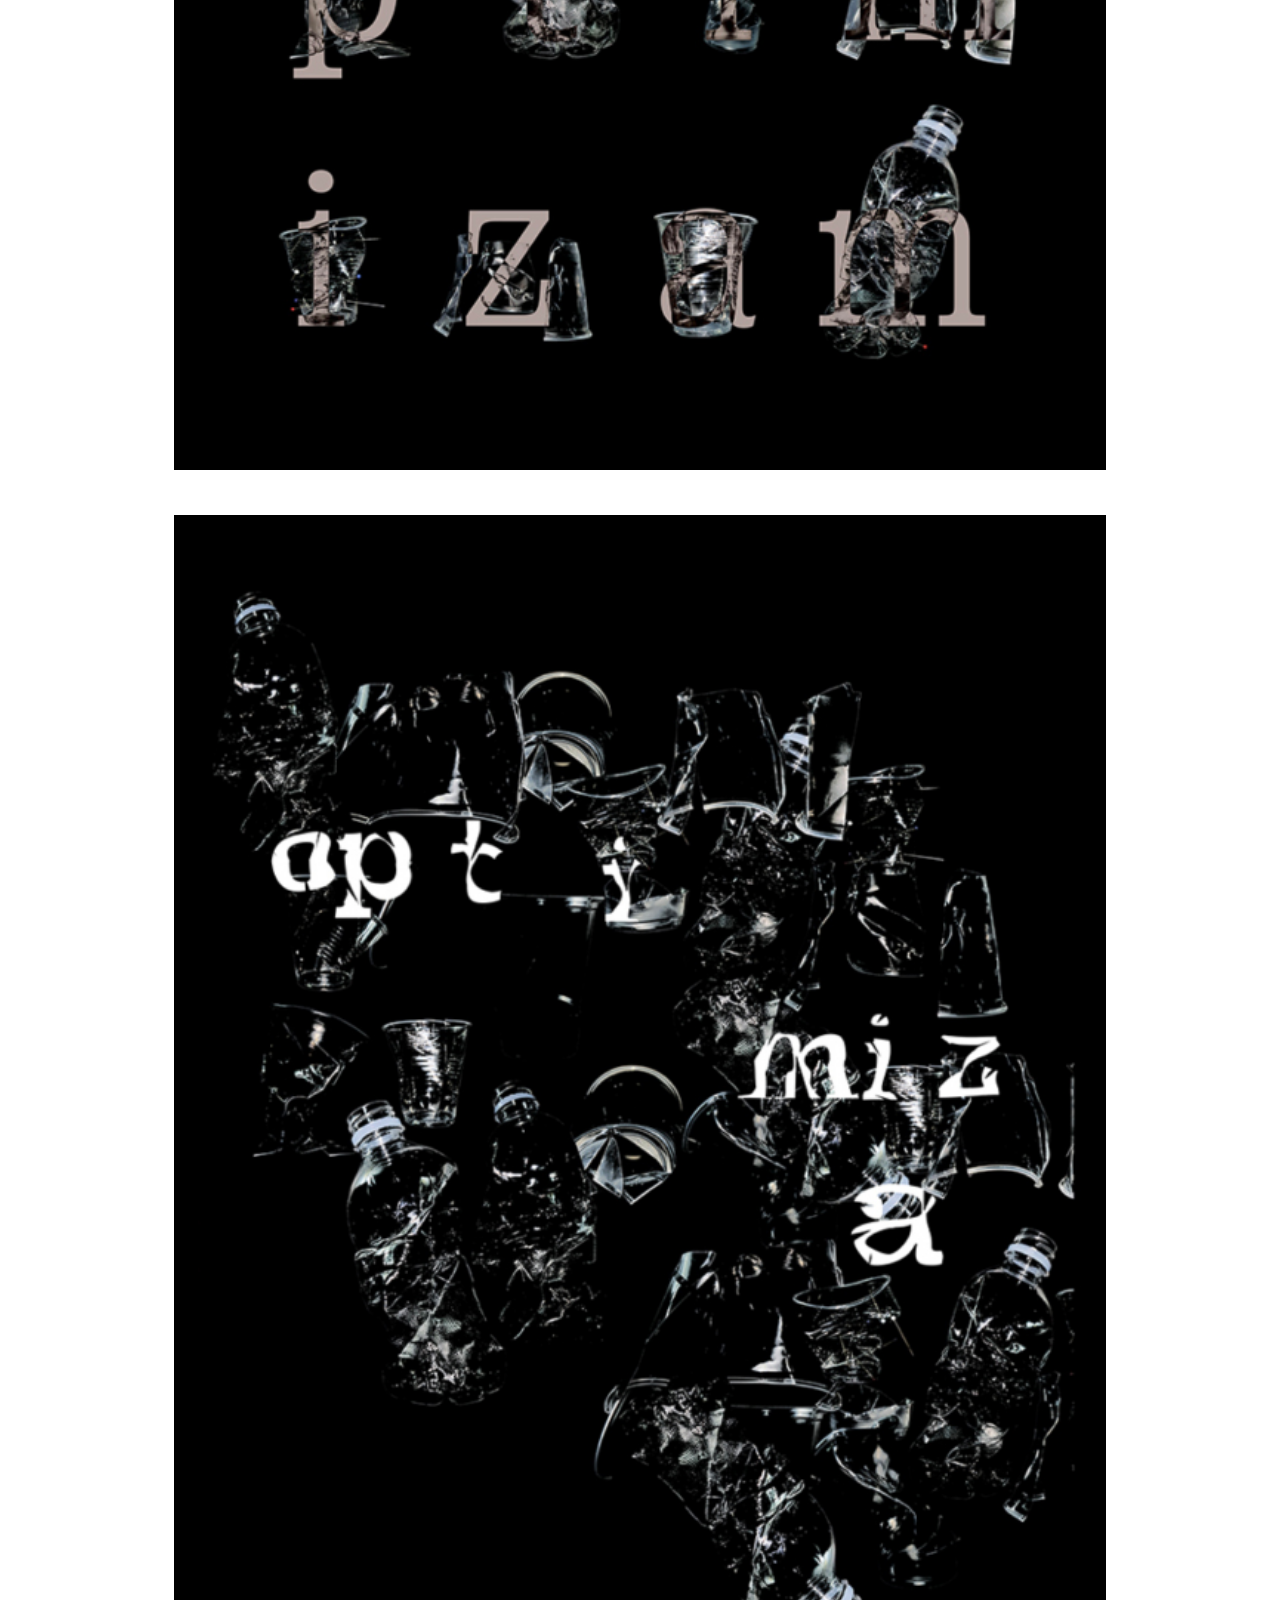
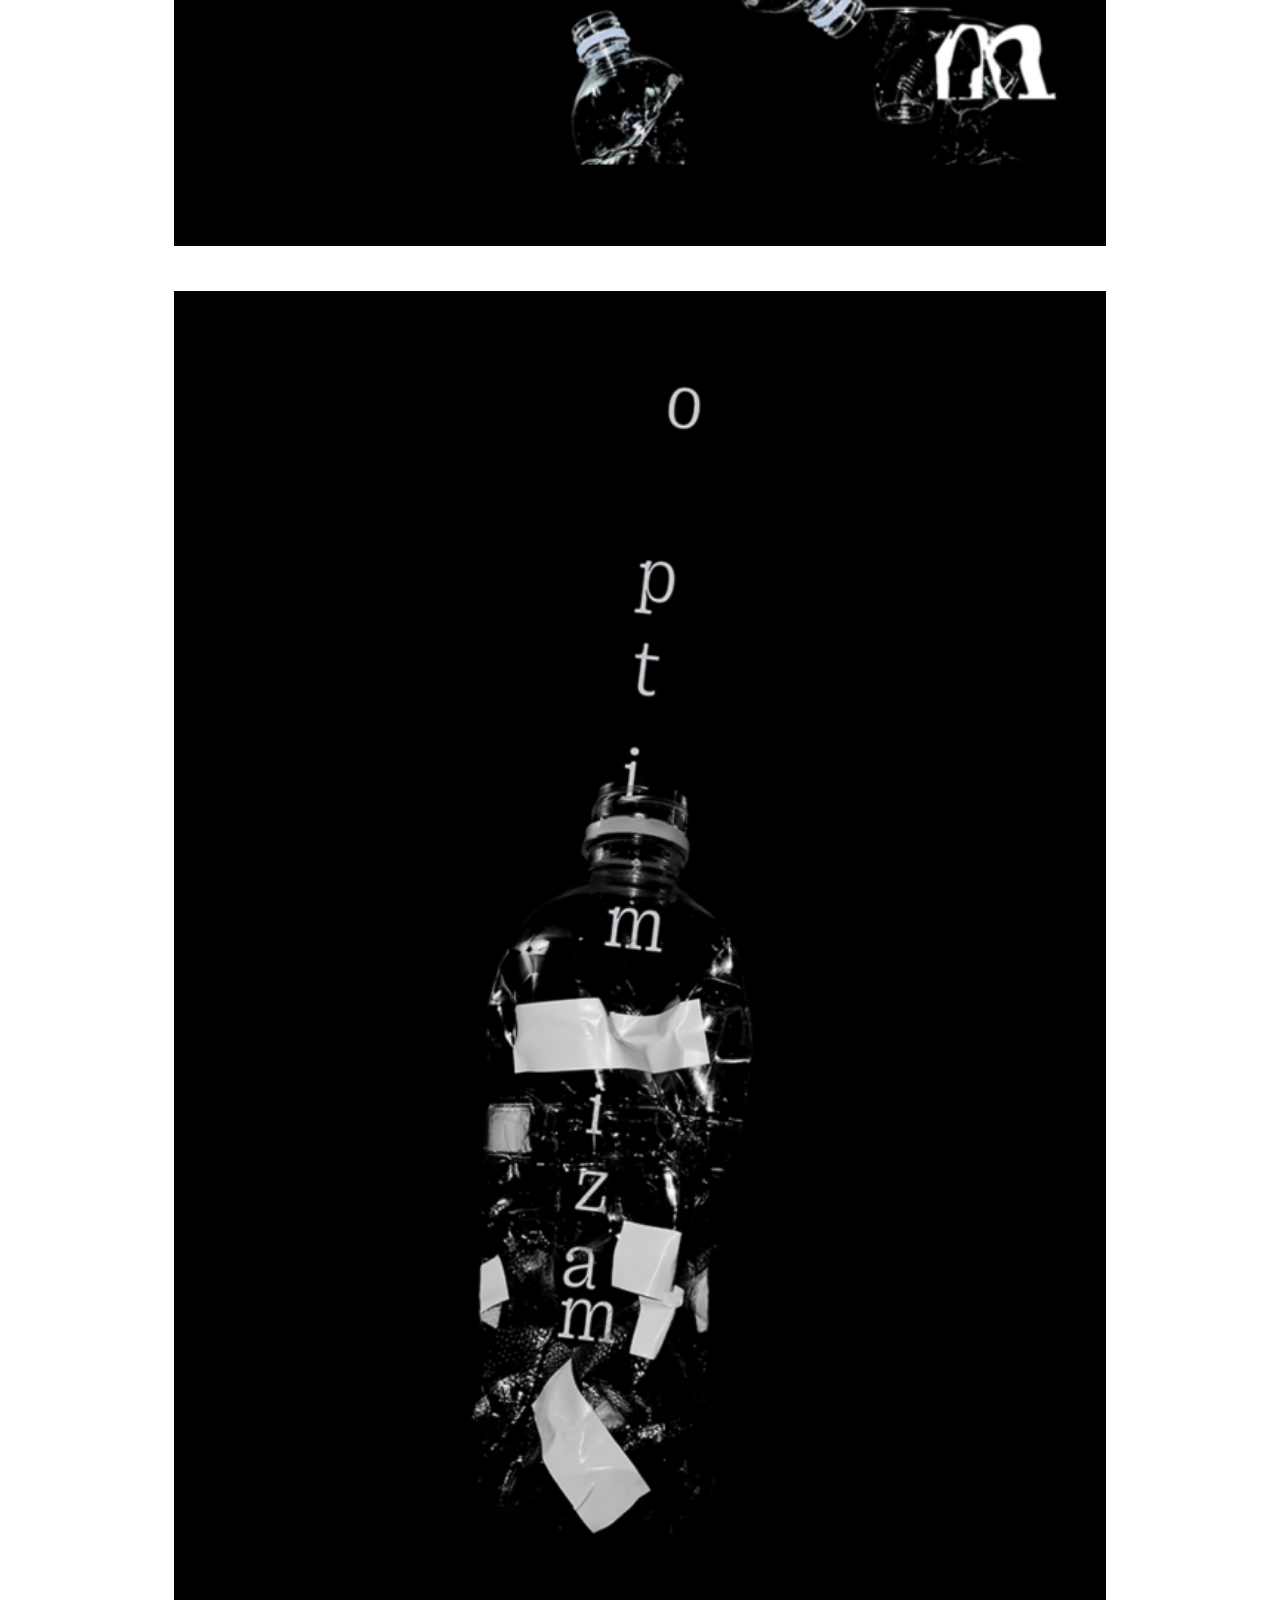
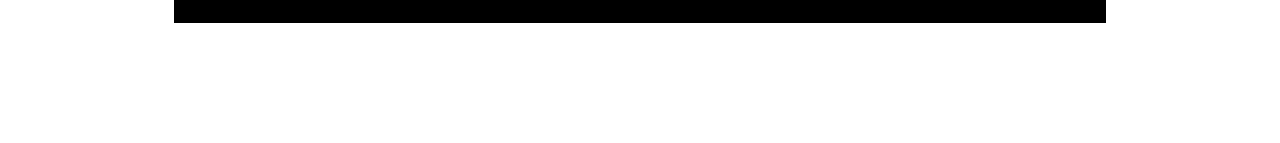
<file: oo.html>
<!DOCTYPE html>
<html lang="hr">
<head>
    <meta charset="UTF-8">
    <meta name="viewport" content="width=device-width, initial-scale=1.0">
    <title>Održivi optimizam — Matej Bošković | Plakati</title>
    
    <!-- Primary Meta Tags -->
    <meta name="title" content="Održivi optimizam — Matej Bošković | Plakati">
    <meta name="description" content="Serija plakata za internacionalni natječaj Fluid dizajn foruma na temu Održivi optimizam (2024). Autor: Matej Bošković. Plakat propituje optimizam kroz narativ poluprazne i oštećene plastične ambalaže.">
    <meta name="keywords" content="Održivi optimizam, Fluid dizajn forum, Matej Bošković, dizajn plakata, poster design, ekologija, konceptualni dizajn, Rijeka">
    <meta name="author" content="Matej Bošković">
    <meta name="robots" content="index, follow">
    
    <!-- Open Graph -->
    <meta property="og:type" content="article">
    <meta property="og:title" content="Održivi optimizam — Matej Bošković | Plakati">
    <meta property="og:description" content="Serija plakata za internacionalni natječaj Fluid dizajn foruma na temu Održivi optimizam.">
    <meta property="og:image" content="assets/01_WP_01_ProjectOO_thumbnail.jpg">
    <meta property="og:site_name" content="Matej Bošković Portfolio">
    <meta property="og:locale" content="hr_HR">
    
    <!-- Twitter -->
    <meta name="twitter:card" content="summary_large_image">
    <meta name="twitter:title" content="Održivi optimizam — Matej Bošković | Plakati">
    <meta name="twitter:description" content="Serija plakata za internacionalni natječaj Fluid dizajn foruma na temu Održivi optimizam.">
    <meta name="twitter:image" content="assets/01_WP_01_ProjectOO_thumbnail.jpg">
    
    <!-- Schema.org JSON-LD -->
    <script type="application/ld+json">
    {
      "@context": "https://schema.org",
      "@type": "VisualArtwork",
      "name": "Održivi optimizam",
      "author": {
        "@type": "Person",
        "name": "Matej Bošković"
      },
      "dateCreated": "2024",
      "artform": "Plakat, Tipografija",
      "description": "Serija plakata je izrađena za internacionalni natječaj koji provodi Fluid dizajn forum na temu Održivi optimizam."
    }
    </script>

    <link rel="stylesheet" href="style.css">
</head>
<body>
    <!-- Full browser viewport width header -->
    <header>
        <nav class="desktop-nav">
            <a href="index.html" class="nav-btn" id="nav-radovi">
                <img src="assets/nav_radovi.png" alt="radovi">
            </a>
            <a href="kontakt.html" class="nav-btn" id="nav-kontakt">
                <img src="assets/nav_kontakt.png" alt="kontakt">
            </a>
            <a href="ladica.html" class="nav-btn" id="nav-ladica">
                <img src="assets/nav_ladica.jpg" alt="ladica">
            </a>
        </nav>
        <div class="bio-text">matej (anđelko) 
bošković je 
grafički dizajner 
koji živi i radi u 
rijeci</div>
        <button class="mobile-hamburger-btn" id="mobile-menu-btn" aria-label="Open menu">
            <img src="assets/hamburger_menu.jpg" alt="Menu">
        </button>
    </header>

    <!-- Mobile Navigation Overlay -->
    <div class="mobile-menu-overlay" id="mobile-menu-overlay">
        <button class="mobile-menu-close-btn" id="mobile-menu-close" aria-label="Zatvori izbornik"><img src="assets/x.jpg" alt="zatvori"></button>
        <div class="mobile-menu-content">
            <a href="index.html" class="nav-btn">
                <img src="assets/nav_radovi.png" alt="radovi">
            </a>
            <a href="kontakt.html" class="nav-btn">
                <img src="assets/nav_kontakt.png" alt="kontakt">
            </a>
            <a href="ladica.html" class="nav-btn">
                <img src="assets/nav_ladica.jpg" alt="ladica">
            </a>
        </div>
    </div>

    <!-- Sticky back arrow button using arrow.jpg -->
    <div class="back-arrow-bar">
        <a href="index.html" class="back-link" id="link-back">
            <img src="assets/arrow.jpg" alt="Natrag na radovi">
        </a>
    </div>

    <div class="page-container">
        <main>
            <div class="sso-detail-container">
                <!-- Title graphic -->
                <div class="detail-title-container">
                    <img src="assets/oo_title.jpg" alt="održivi optimizam title graphic">
                </div>

                <!-- 2-Column Summary Row matching PDF -->
                <div class="sso-summary-row">
                    <div class="sso-tags-col">
                        <div class="tag-bold">plakat</div>
                        <div class="sso-year">2024</div>
                    </div>
                    <div class="sso-description-col">
                        Serija plakata je izrađena za internacionalni natječaj koji provodi Fluid dizajn forum na temu Održivi optimizam. Plakat se bavi narativom čaše koja je na pola puna/prazna, postavlja se pitanje je li mogće da postoji optimizam ako čaša uopće ne može u sebi držati ni kap vode.
                    </div>
                </div>

                <div class="detail-stack">
                    <img src="assets/01_WP_01_ProjectOO_3.jpg" class="detail-img-standard" alt="Održivi optimizam plakat 1">
                    <img src="assets/01_WP_01_ProjectOO_1.jpg" class="detail-img-standard" alt="Održivi optimizam plakat 2">
                    <img src="assets/01_WP_01_ProjectOO_2.jpg" class="detail-img-standard" alt="Održivi optimizam plakat 3">
                </div>
            </div>
        </main>
    </div>

    <script src="script.js"></script>
</body>
</html>
</file>
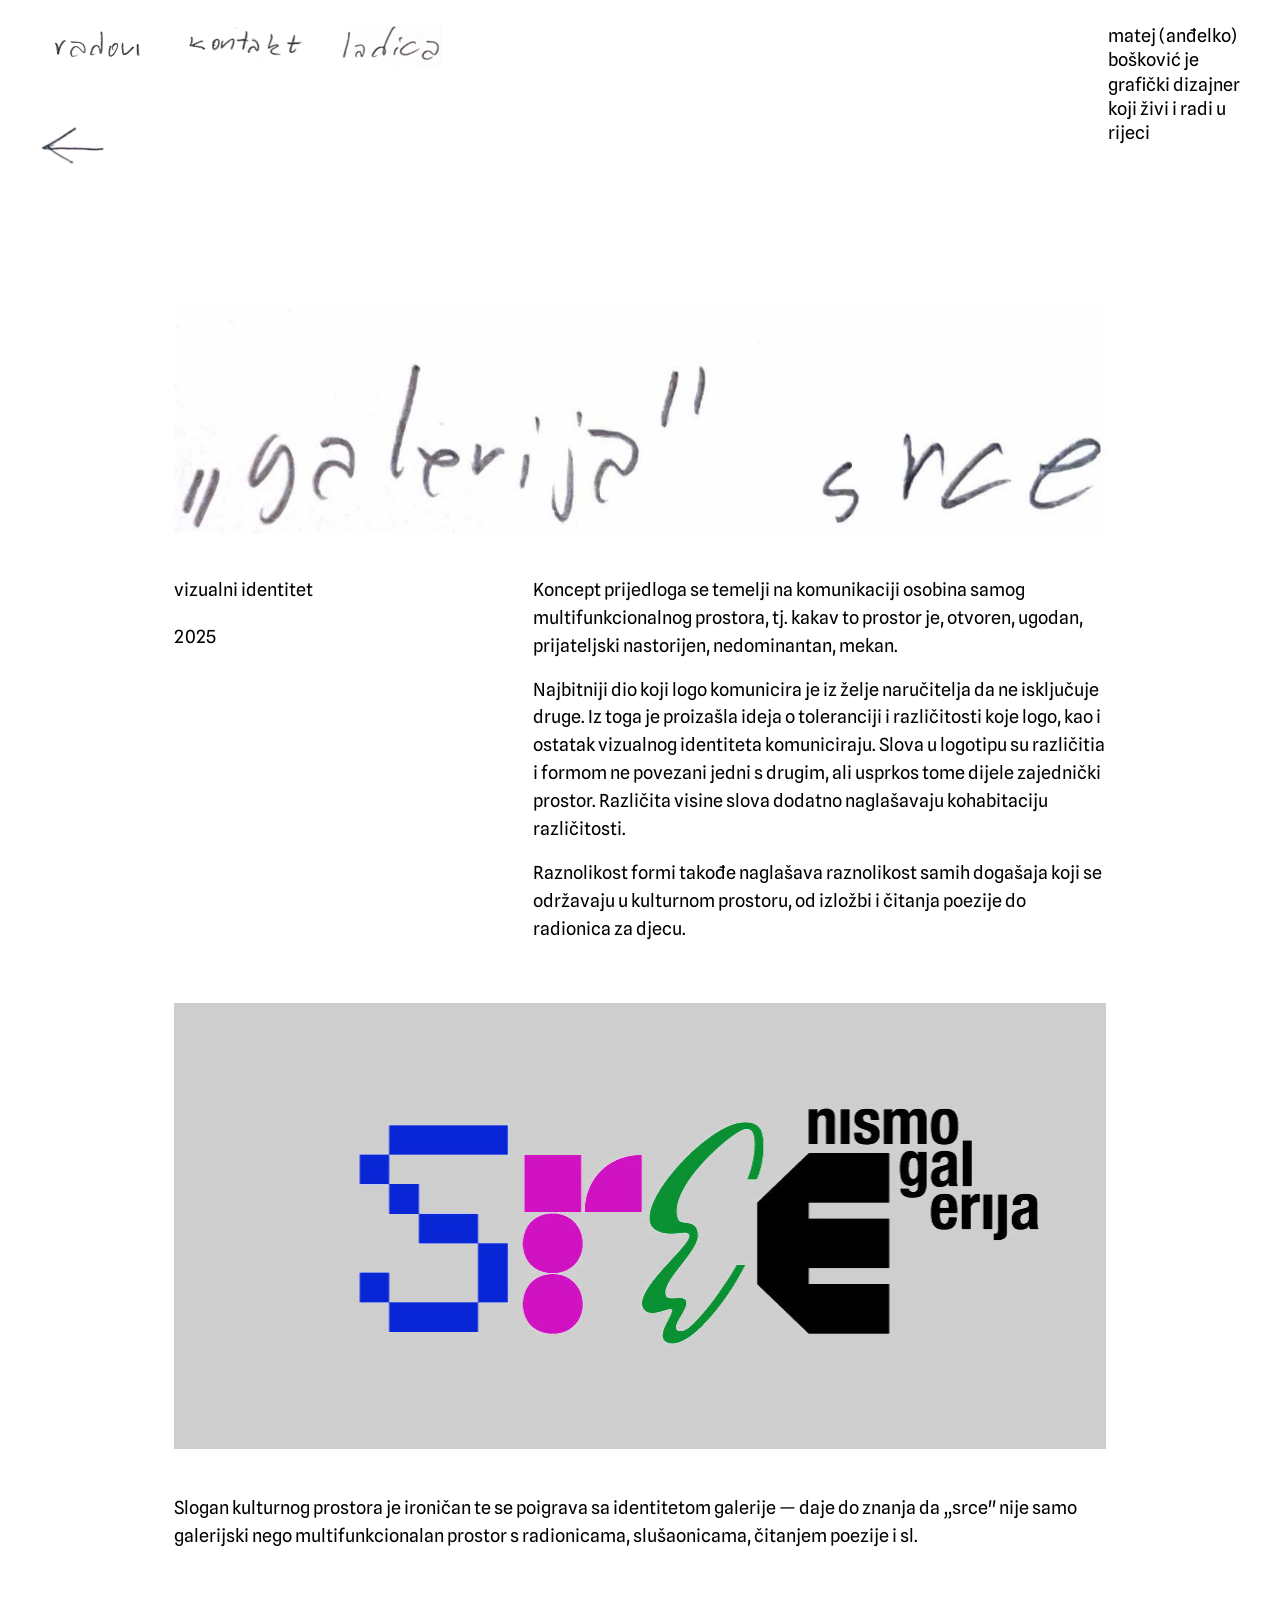
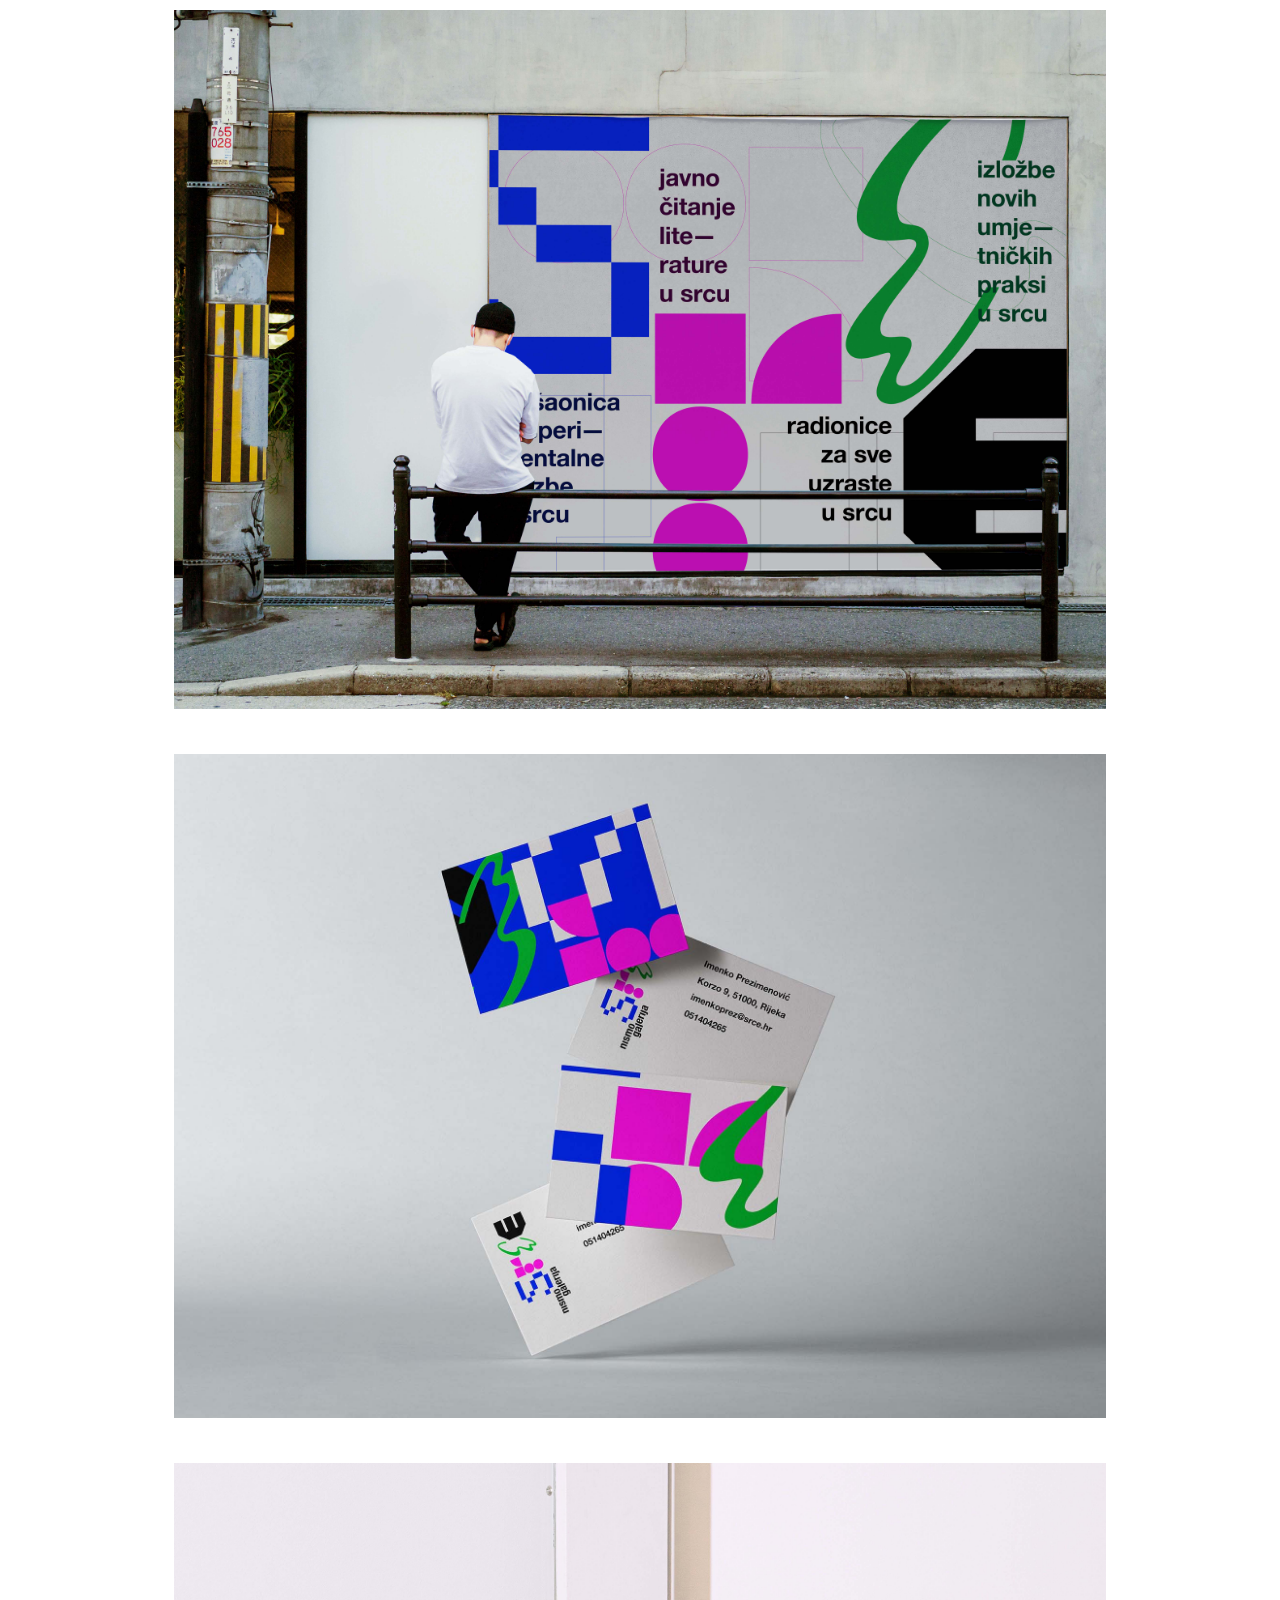
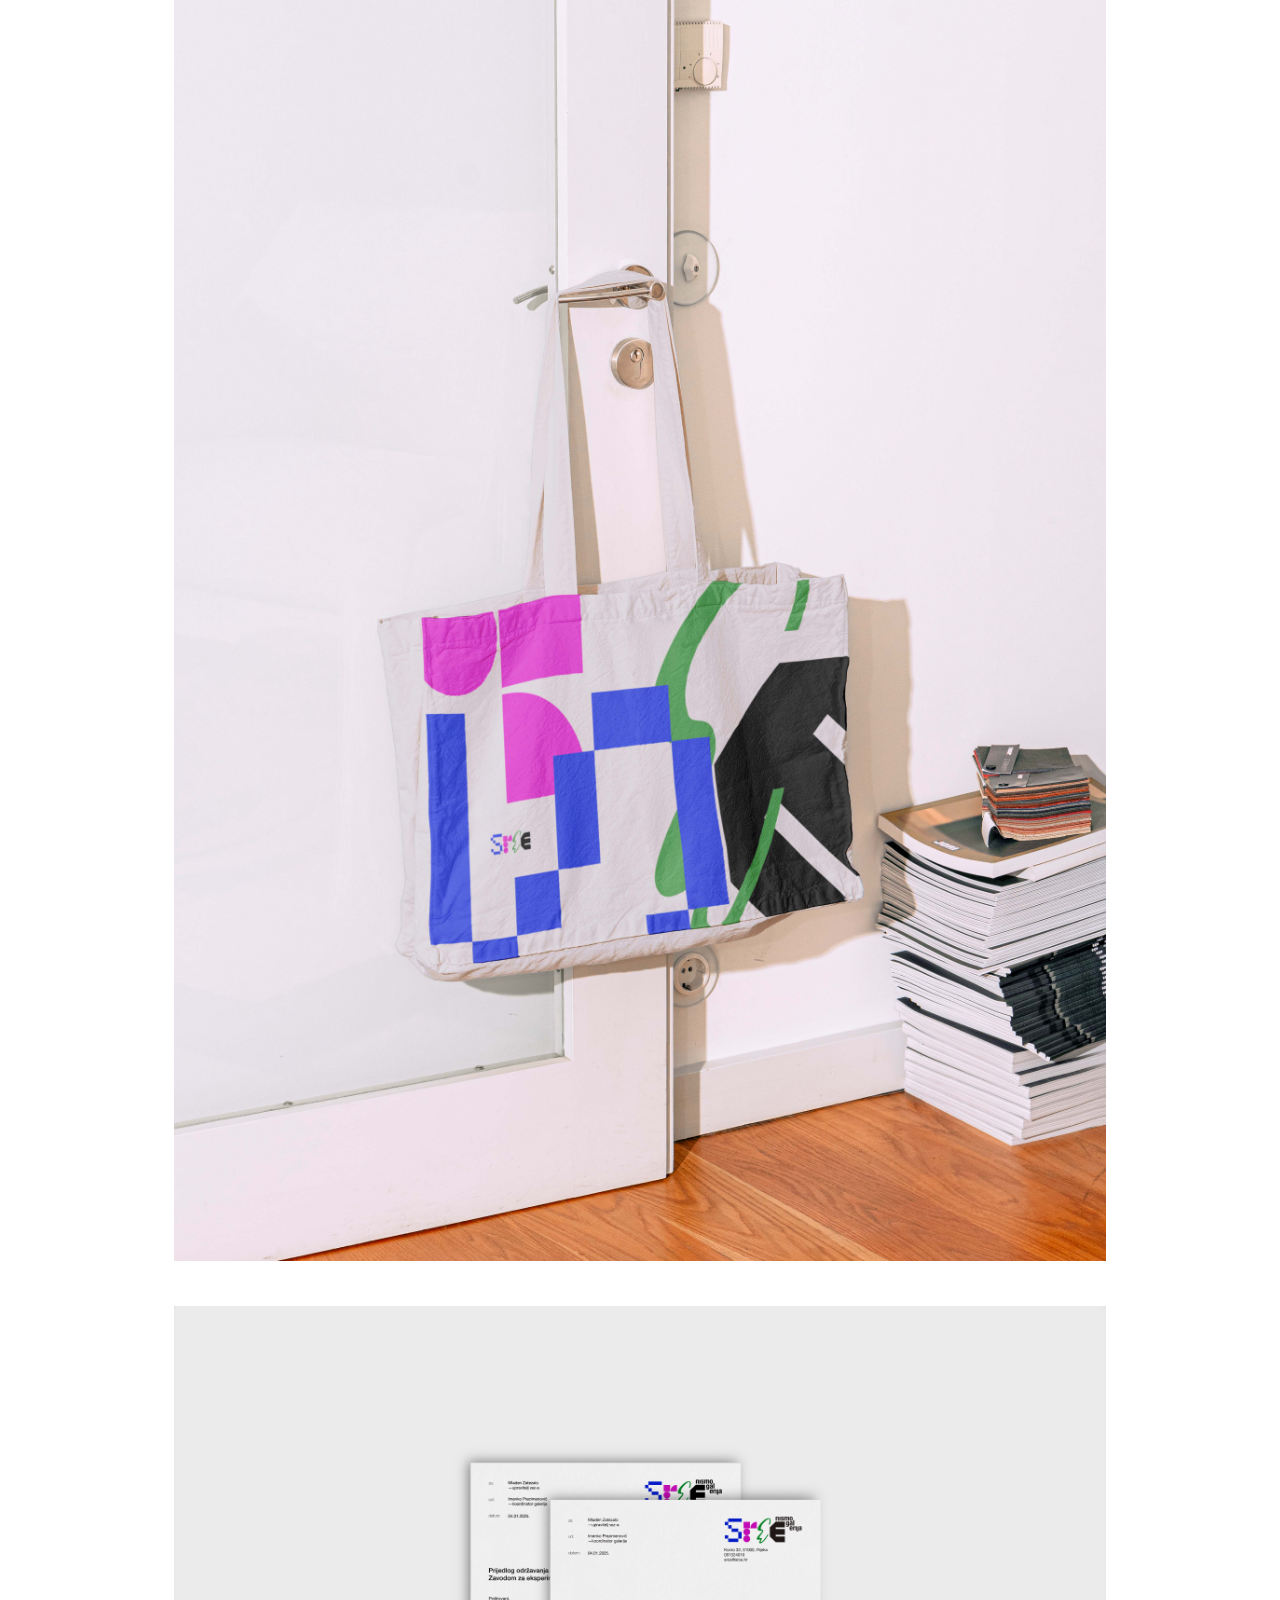
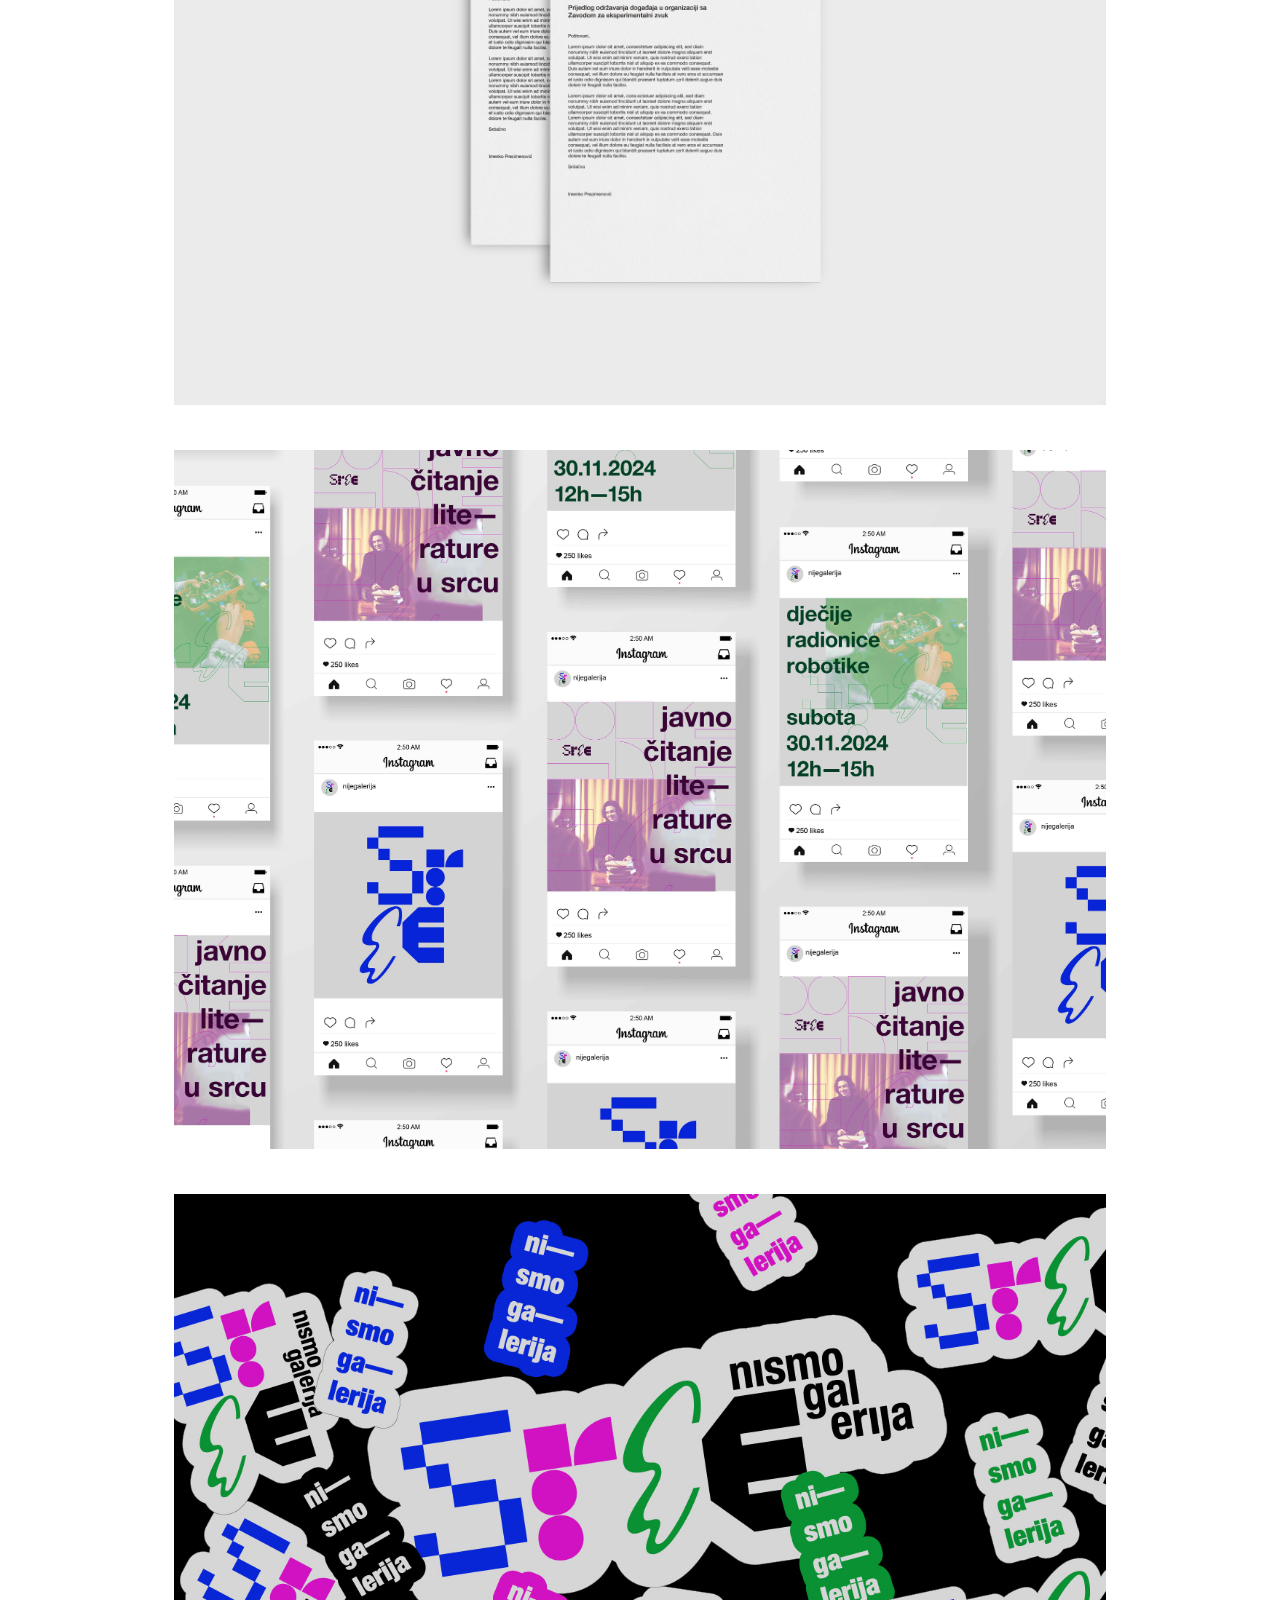
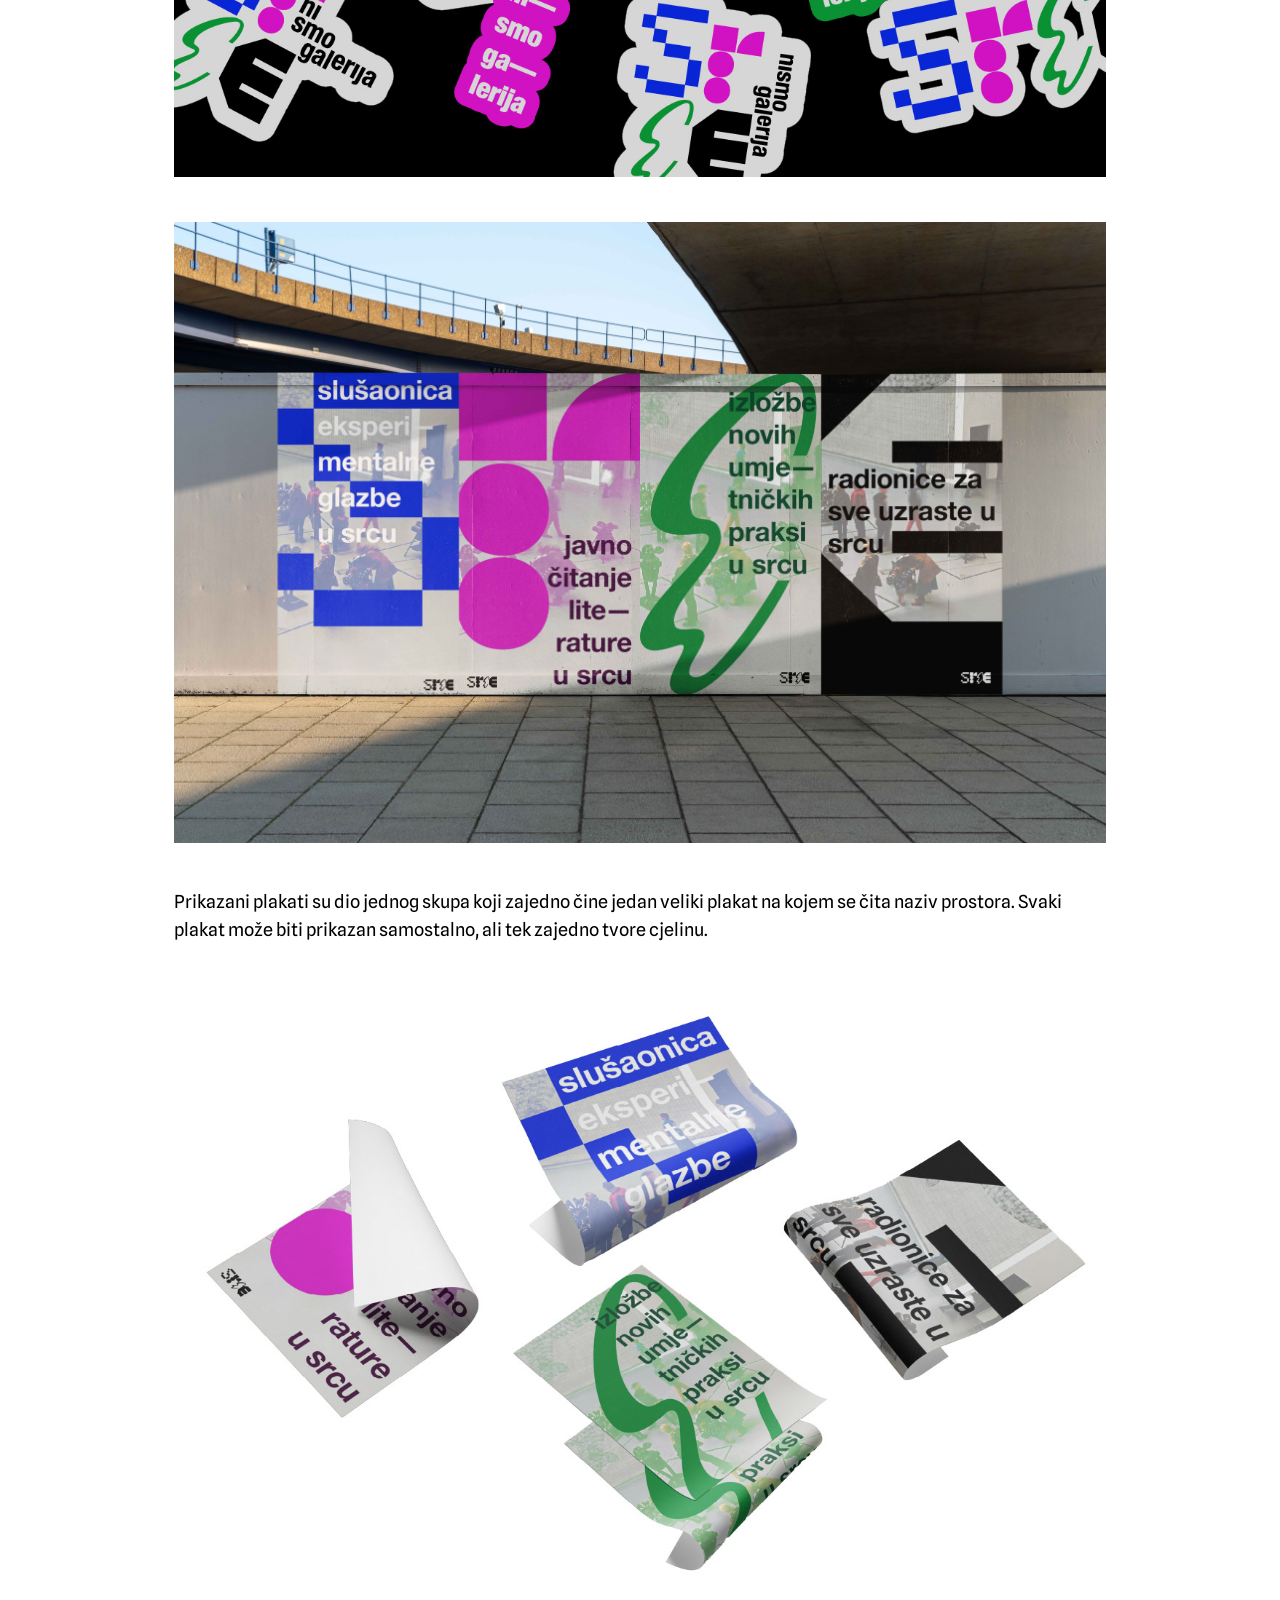
<file: srce.html>
<!DOCTYPE html>
<html lang="hr">
<head>
    <meta charset="UTF-8">
    <meta name="viewport" content="width=device-width, initial-scale=1.0">
    <title>SRCE (nismo galerija) — Matej Bošković | Vizualni identitet</title>
    
    <!-- Primary Meta Tags -->
    <meta name="title" content="SRCE (nismo galerija) — Matej Bošković | Vizualni identitet">
    <meta name="description" content="Vizualni identitet multifunkcionalnog prostora SRCE (2025) autor Matej Bošković. Koncept kohabitacije različitosti, tipografski sustav, modularni plakati i merchandising.">
    <meta name="keywords" content="SRCE nismo galerija, Matej Bošković, vizualni identitet, branding, dizajn plakata, tipografija, kulturni prostor, dizajn Rijeka">
    <meta name="author" content="Matej Bošković">
    <meta name="robots" content="index, follow">
    
    <!-- Open Graph -->
    <meta property="og:type" content="article">
    <meta property="og:title" content="SRCE (nismo galerija) — Matej Bošković | Vizualni identitet">
    <meta property="og:description" content="Vizualni identitet multifunkcionalnog prostora SRCE (2025). Koncept kohabitacije različitosti, tipografski sustav i modularni plakati.">
    <meta property="og:image" content="assets/01_WP_01_ProjectGS_thumbnail.jpg">
    <meta property="og:site_name" content="Matej Bošković Portfolio">
    <meta property="og:locale" content="hr_HR">
    
    <!-- Twitter -->
    <meta name="twitter:card" content="summary_large_image">
    <meta name="twitter:title" content="SRCE (nismo galerija) — Matej Bošković | Vizualni identitet">
    <meta name="twitter:description" content="Vizualni identitet multifunkcionalnog prostora SRCE (2025). Koncept kohabitacije različitosti, tipografski sustav i modularni plakati.">
    <meta name="twitter:image" content="assets/01_WP_01_ProjectGS_thumbnail.jpg">
    
    <!-- Schema.org JSON-LD -->
    <script type="application/ld+json">
    {
      "@context": "https://schema.org",
      "@type": "VisualArtwork",
      "name": "SRCE — Vizualni identitet",
      "author": {
        "@type": "Person",
        "name": "Matej Bošković"
      },
      "dateCreated": "2025",
      "artform": "Vizualni identitet, Tipografija, Plakat",
      "description": "Koncept prijedloga se temelji na komunikaciji osobina samog multifunkcionalnog prostora SRCE: otvoren, ugodan, prijateljski nastrojen, nedominantan, mekan."
    }
    </script>

    <link rel="stylesheet" href="style.css">
</head>
<body>
    <!-- Full browser viewport width header -->
    <header>
        <nav class="desktop-nav">
            <a href="index.html" class="nav-btn" id="nav-radovi">
                <img src="assets/nav_radovi.png" alt="radovi">
            </a>
            <a href="kontakt.html" class="nav-btn" id="nav-kontakt">
                <img src="assets/nav_kontakt.png" alt="kontakt">
            </a>
            <a href="ladica.html" class="nav-btn" id="nav-ladica">
                <img src="assets/nav_ladica.jpg" alt="ladica">
            </a>
        </nav>
        <div class="bio-text">matej (anđelko) 
bošković je 
grafički dizajner 
koji živi i radi u 
rijeci</div>
        <button class="mobile-hamburger-btn" id="mobile-menu-btn" aria-label="Open menu">
            <img src="assets/hamburger_menu.jpg" alt="Menu">
        </button>
    </header>

    <!-- Mobile Navigation Overlay -->
    <div class="mobile-menu-overlay" id="mobile-menu-overlay">
        <button class="mobile-menu-close-btn" id="mobile-menu-close" aria-label="Zatvori izbornik"><img src="assets/x.jpg" alt="zatvori"></button>
        <div class="mobile-menu-content">
            <a href="index.html" class="nav-btn">
                <img src="assets/nav_radovi.png" alt="radovi">
            </a>
            <a href="kontakt.html" class="nav-btn">
                <img src="assets/nav_kontakt.png" alt="kontakt">
            </a>
            <a href="ladica.html" class="nav-btn">
                <img src="assets/nav_ladica.jpg" alt="ladica">
            </a>
        </div>
    </div>

    <!-- Sticky back arrow button using arrow.jpg -->
    <div class="back-arrow-bar">
        <a href="index.html" class="back-link" id="link-back">
            <img src="assets/arrow.jpg" alt="Natrag na radovi">
        </a>
    </div>

    <div class="page-container">
        <main>
            <div class="sso-detail-container">
                <!-- Title graphic -->
                <div class="detail-title-container">
                    <img src="assets/srce_title.jpg" alt="srce title graphic">
                </div>

                <!-- 2-Column Summary Row matching PDF -->
                <div class="sso-summary-row">
                    <div class="sso-tags-col">
                        <div class="tag-bold">vizualni identitet</div>
                        <div class="sso-year">2025</div>
                    </div>
                    <div class="sso-description-col">
                        <p style="margin-bottom: 16px;">Koncept prijedloga se temelji na komunikaciji osobina samog multifunkcionalnog prostora, tj. kakav to prostor je, otvoren, ugodan, prijateljski nastorijen, nedominantan, mekan.</p>
                        <p style="margin-bottom: 16px;">Najbitniji dio koji logo komunicira je iz želje naručitelja da ne isključuje druge. Iz toga je proizašla ideja o toleranciji i različitosti koje logo, kao i ostatak vizualnog identiteta komuniciraju. Slova u logotipu su različitia i formom ne povezani jedni s drugim, ali usprkos tome dijele zajednički prostor. Različita visine slova dodatno naglašavaju kohabitaciju različitosti.</p>
                        <p>Raznolikost formi takođe naglašava raznolikost samih dogašaja koji se održavaju u kulturnom prostoru, od izložbi i čitanja poezije do radionica za djecu.</p>
                    </div>
                </div>

                <div class="detail-stack">
                    <img src="assets/01_WP_01_ProjectGS_1.jpg" class="detail-img-standard" alt="Srce logo">
                    <div class="sso-caption-row" style="margin-top: 0px;">
                        <div class="sso-description-col" style="width: 100%;">
                            Slogan kulturnog prostora je ironičan te se poigrava sa identitetom galerije — daje do znanja da „srce" nije samo galerijski nego multifunkcionalan prostor s radionicama, slušaonicama, čitanjem poezije i sl.
                        </div>
                    </div>

                    <!-- <img src="assets/01_WP_01_ProjectGS_2.jpg" class="detail-img-standard" alt="Srce tipografski sustav"> -->

                    <img src="assets/01_WP_01_ProjectGS_3.jpg" class="detail-img-standard" alt="Srce billboard">

                    <img src="assets/01_WP_01_ProjectGS_4.jpg" class="detail-img-standard" alt="Srce posjetnice">

                    <img src="assets/01_WP_01_ProjectGS_5.jpg" class="detail-img-standard" alt="Srce tote torba">

                    <img src="assets/01_WP_01_ProjectGS_6.jpg" class="detail-img-standard" alt="Srce memorandum">

                    <img src="assets/01_WP_01_ProjectGS_8.jpg" class="detail-img-standard" alt="Srce Instagram objave">

                    <img src="assets/01_WP_01_ProjectGS_9.jpg" class="detail-img-standard" alt="Srce stickeri">

                    <img src="assets/01_WP_01_ProjectGS_10.jpg" class="detail-img-standard" alt="Srce plakati na zidu">
                    <div class="sso-caption-row" style="margin-top: 0px;">
                        <div class="sso-description-col" style="width: 100%;">
                            Prikazani plakati su dio jednog skupa koji zajedno čine jedan veliki plakat na kojem se čita naziv prostora. Svaki plakat može biti prikazan samostalno, ali tek zajedno tvore cjelinu.
                        </div>
                    </div>

                    <img src="assets/01_WP_01_ProjectGS_11.jpg" class="detail-img-standard" alt="Srce složeni plakati">
                </div>
            </div>
        </main>
    </div>

    <script src="script.js"></script>
</body>
</html>
</file>
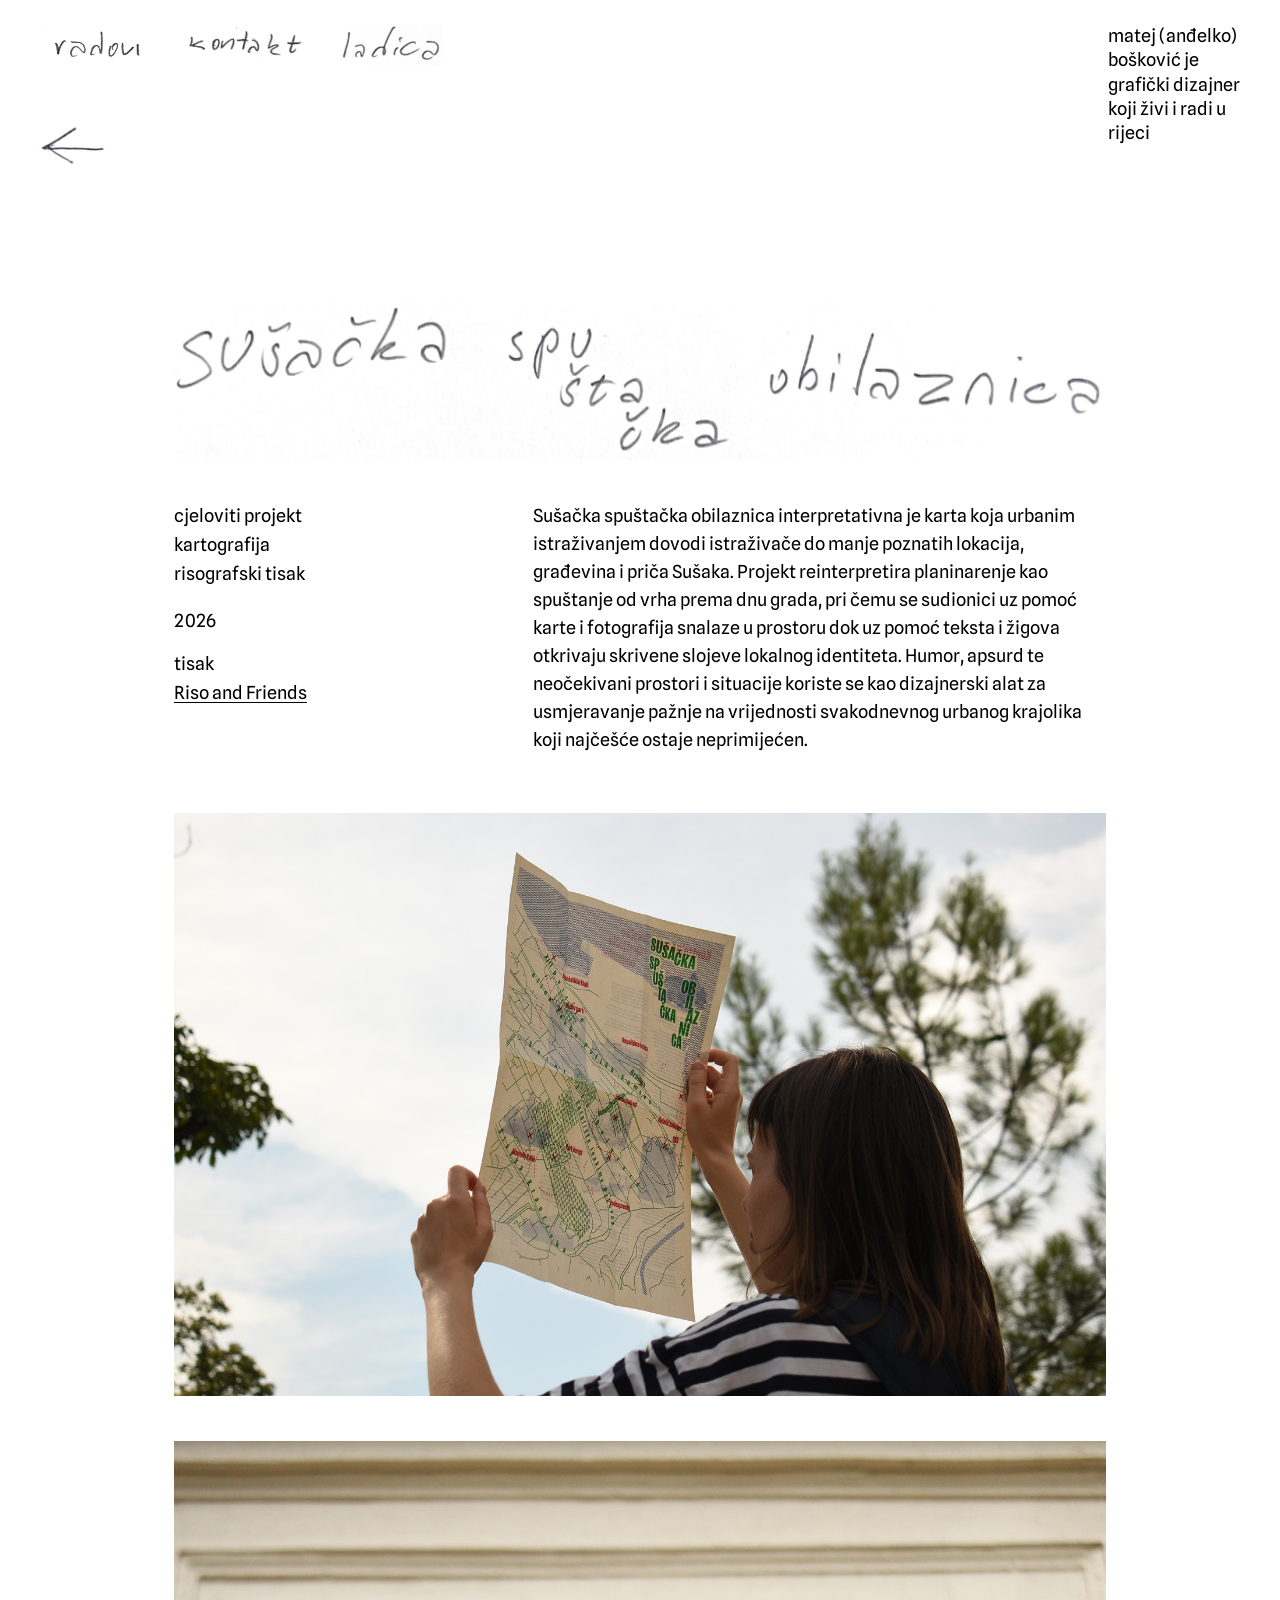
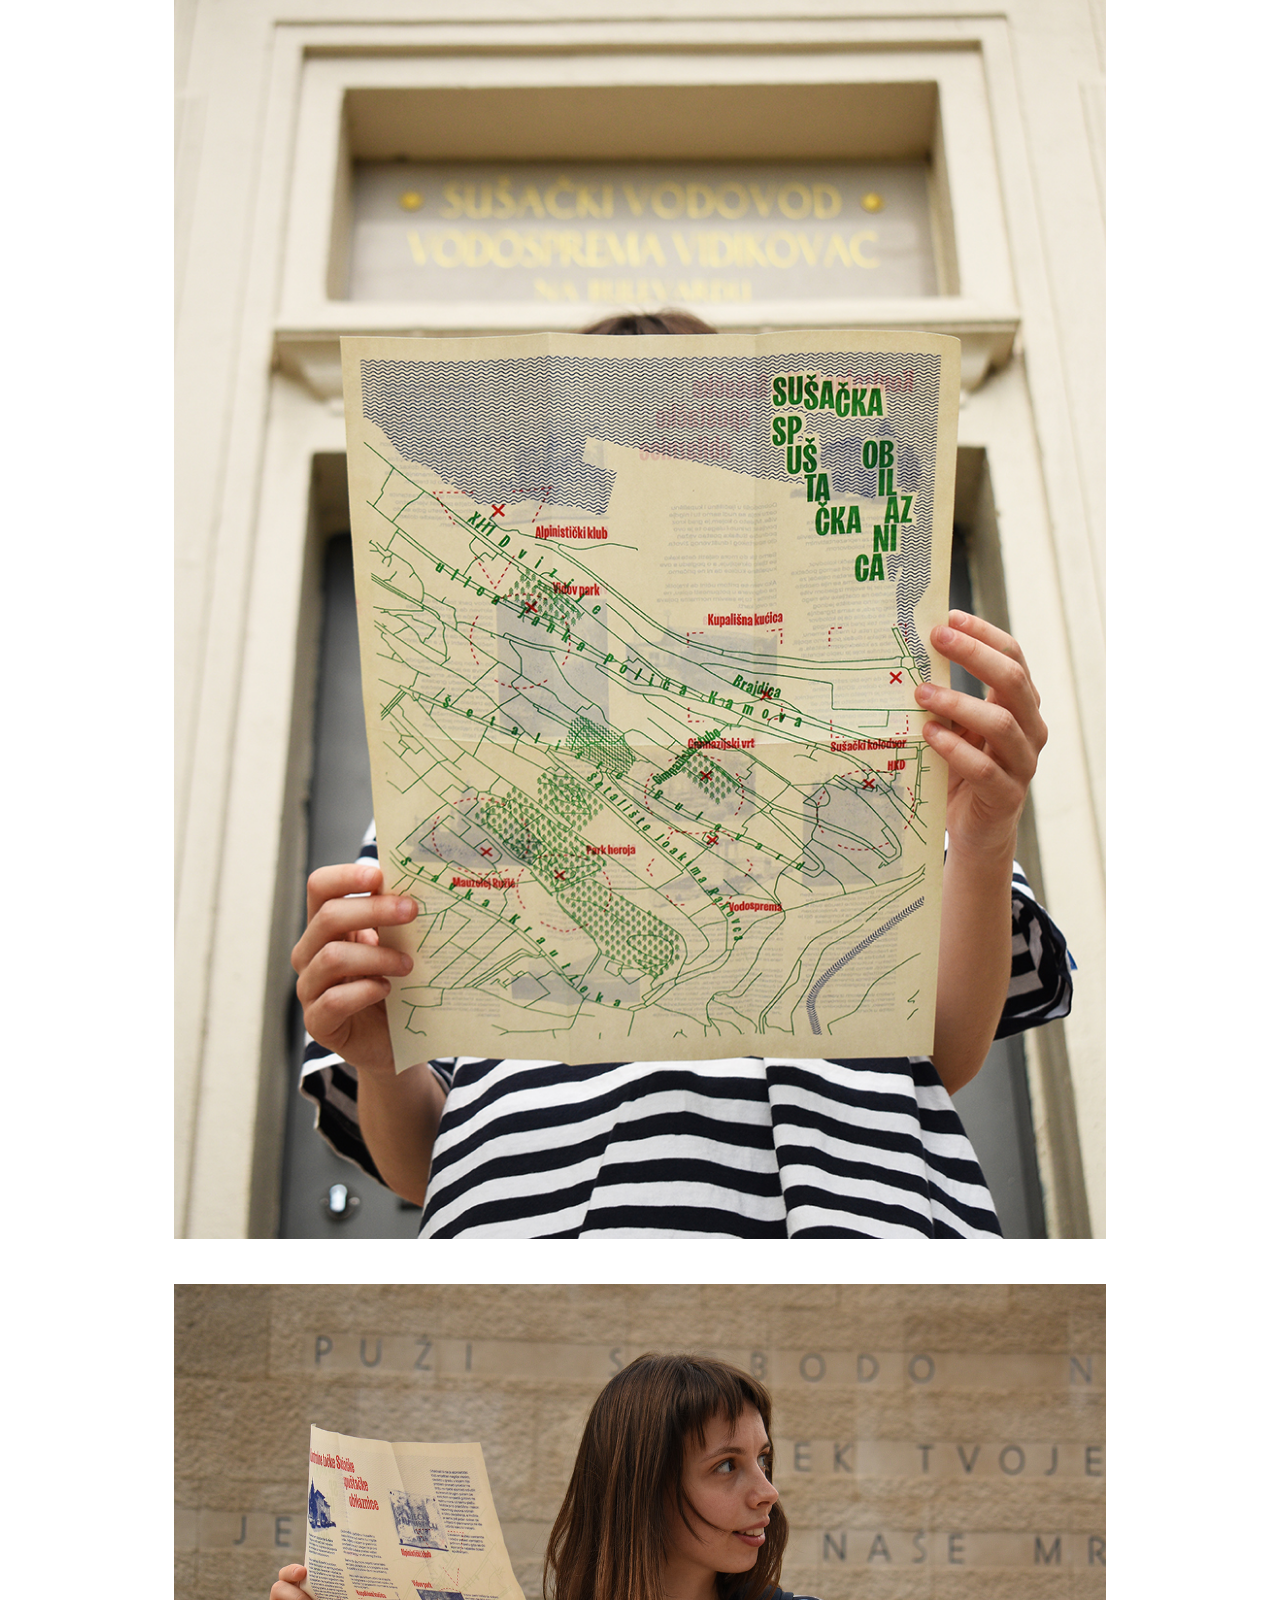
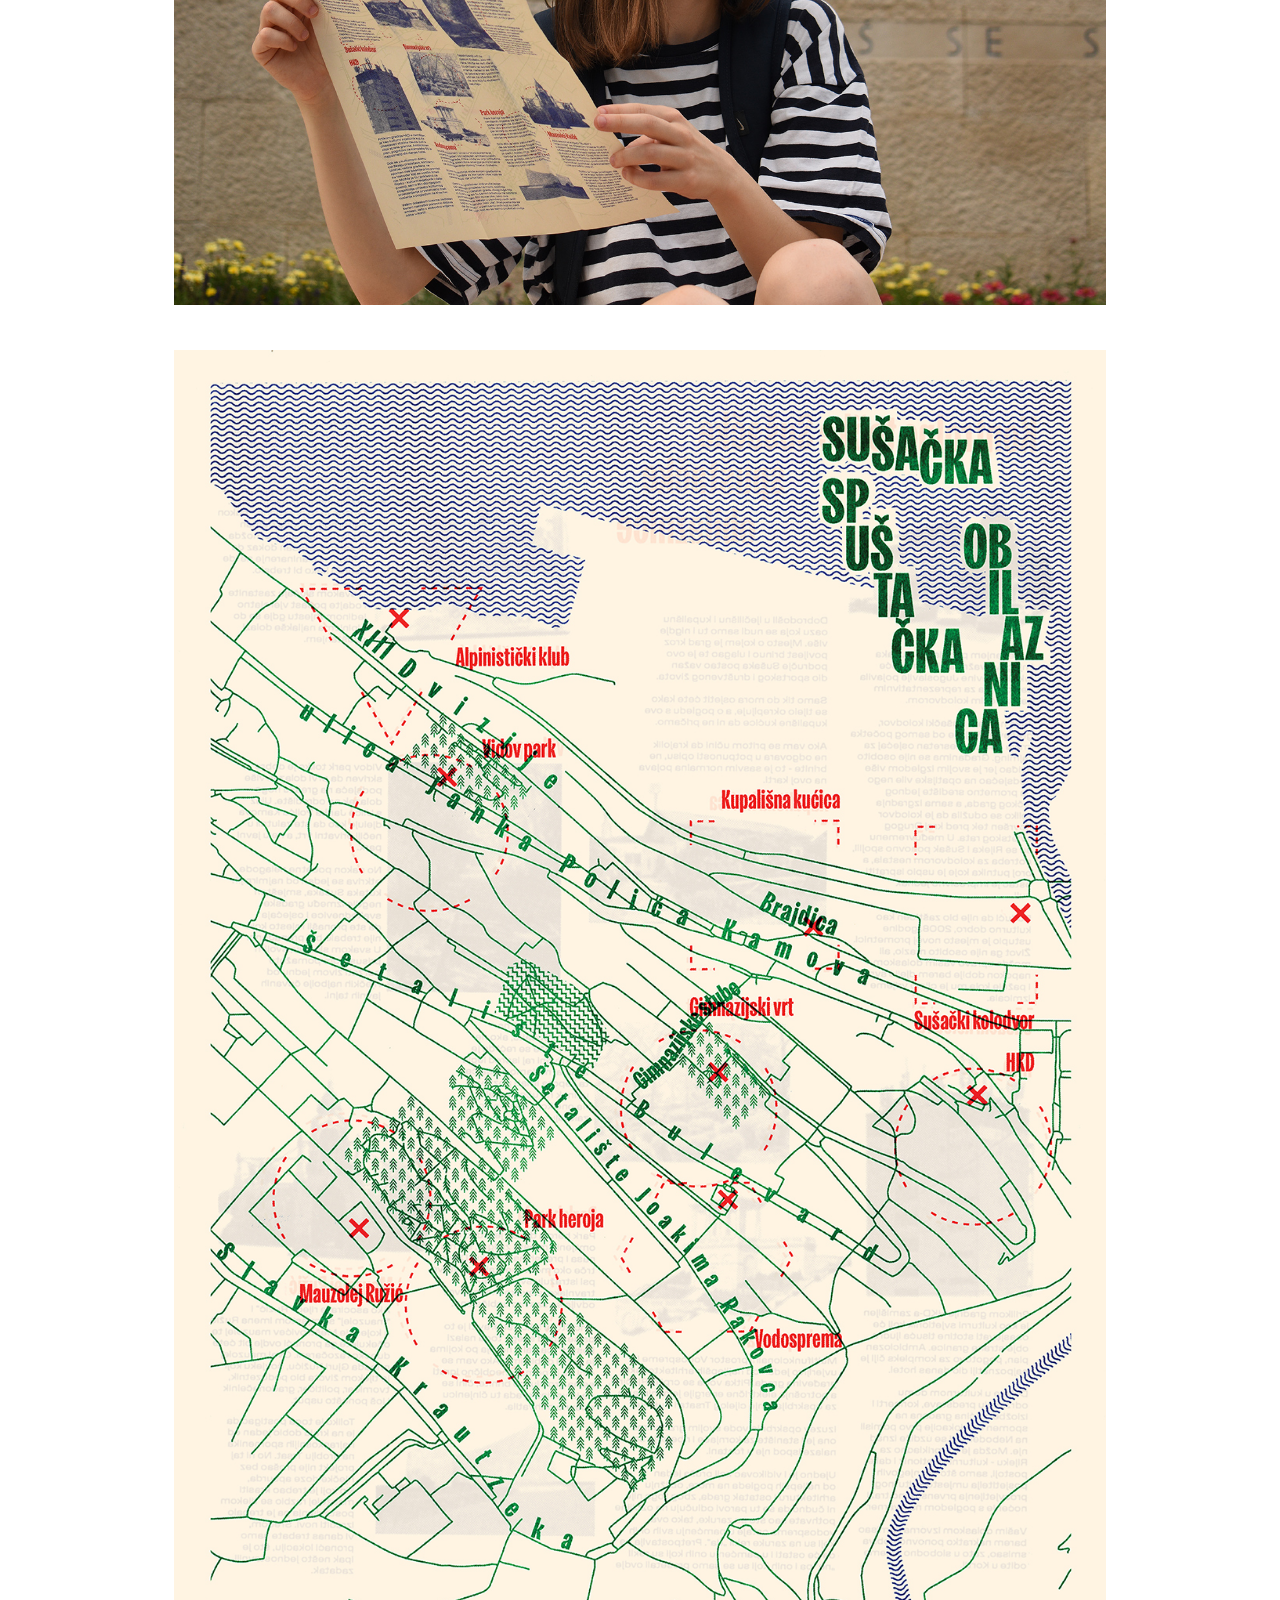
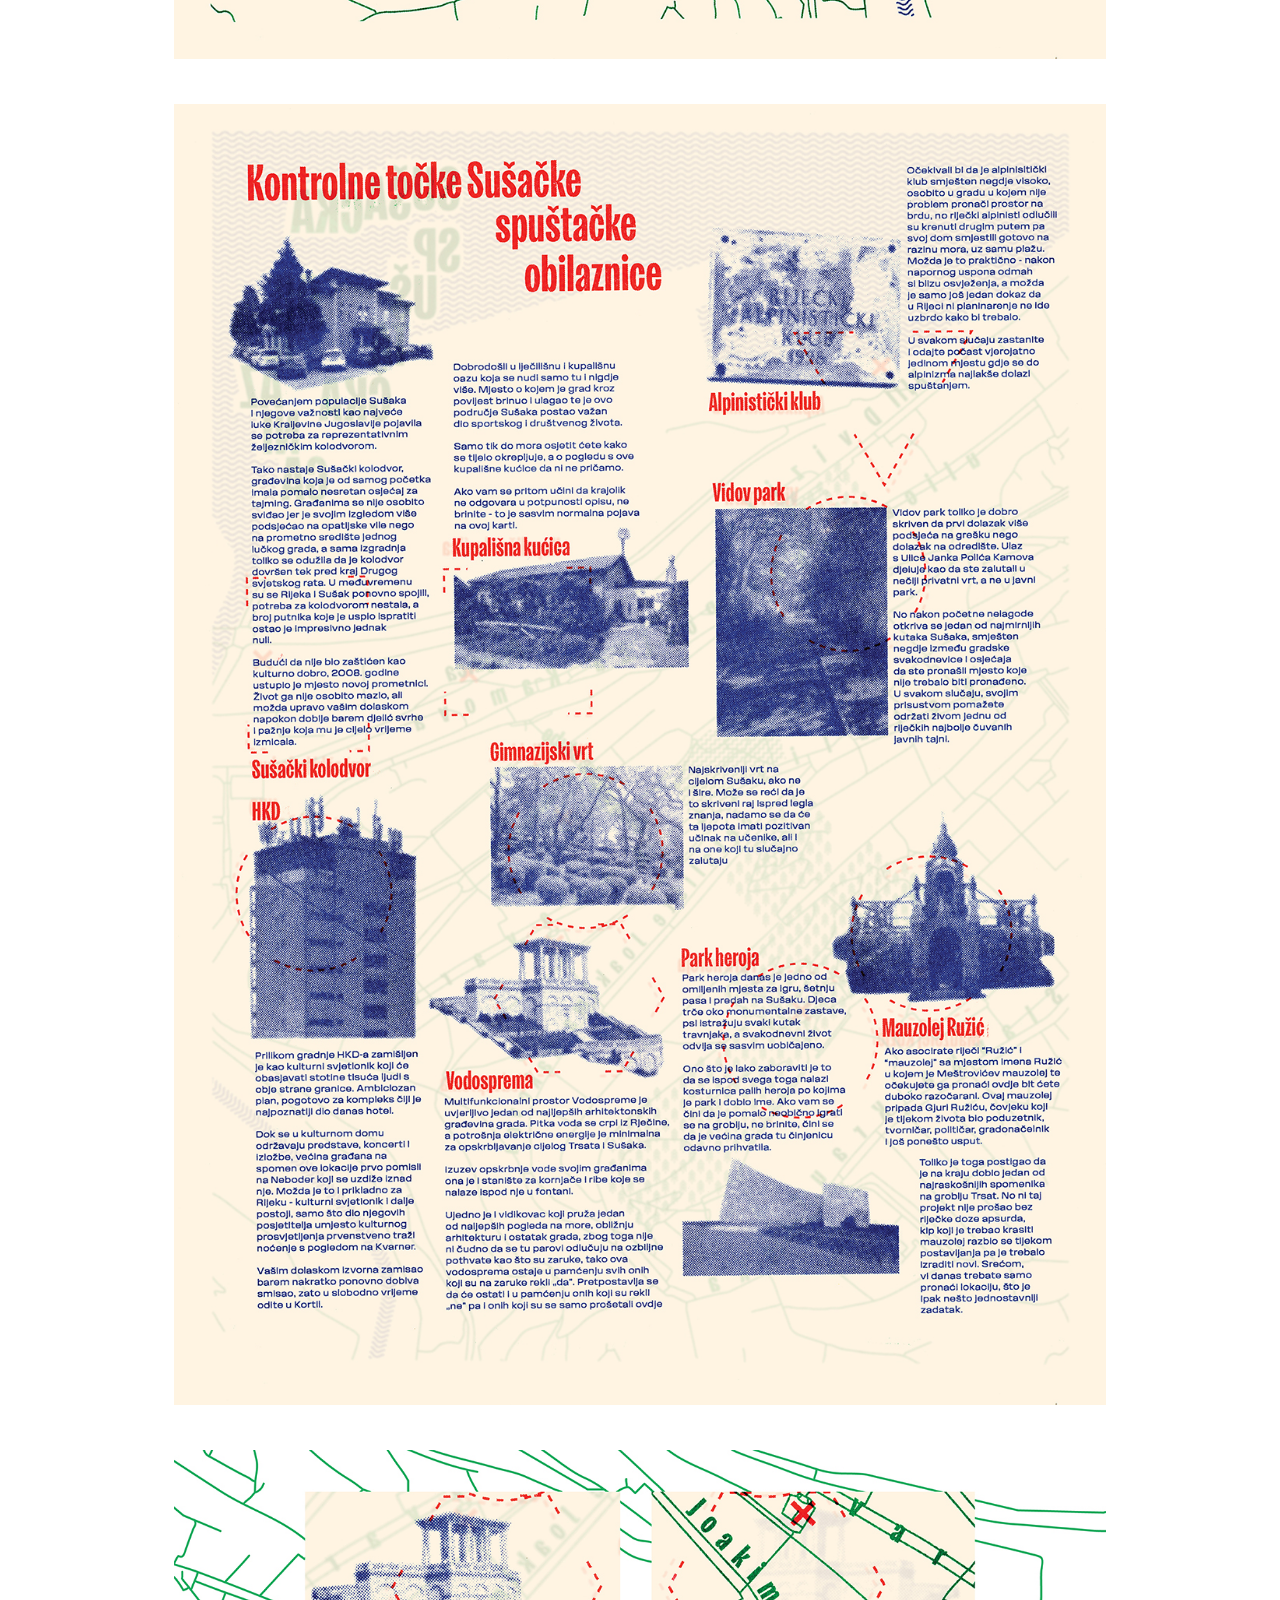
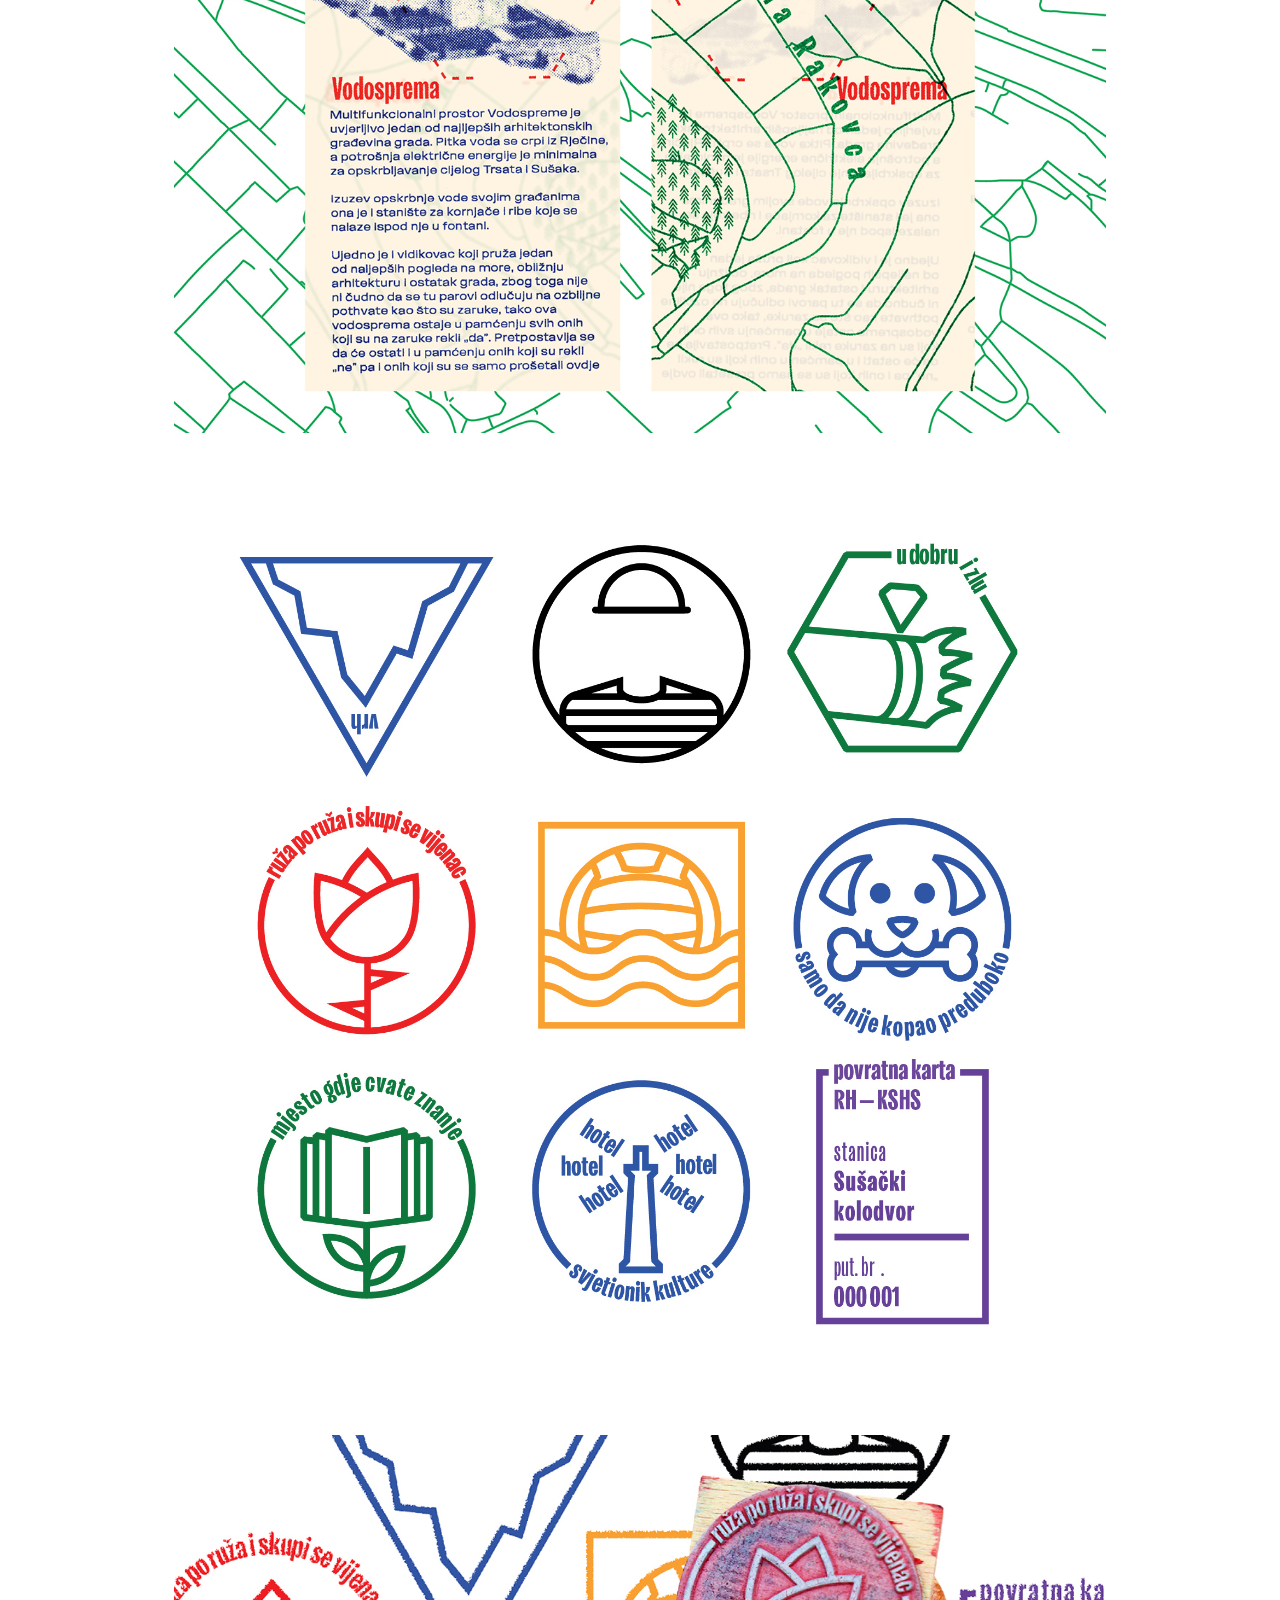
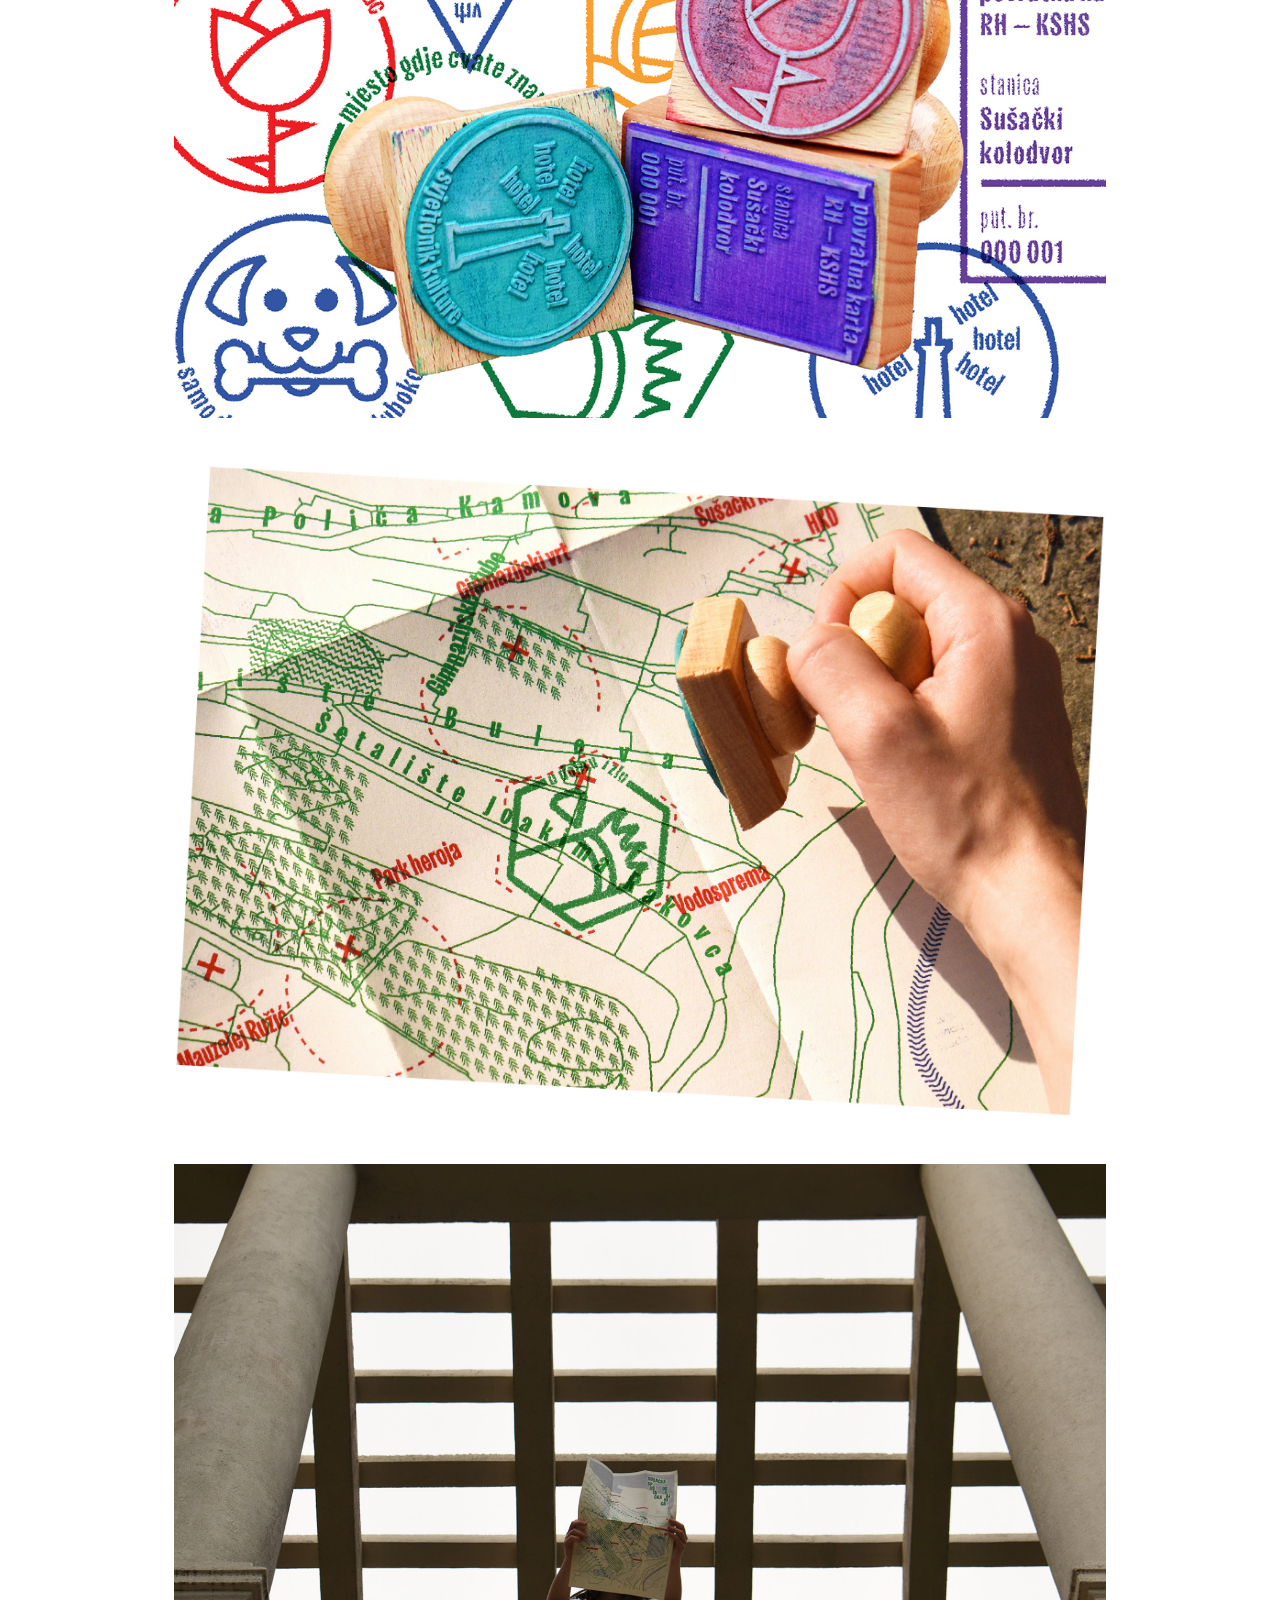
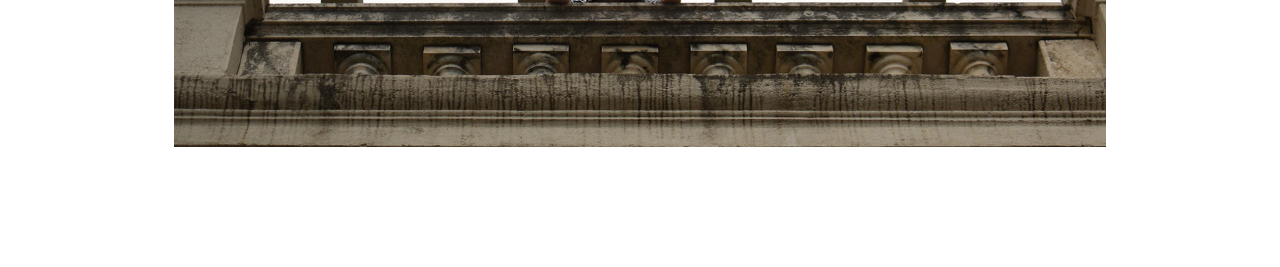
<file: sso.html>
<!DOCTYPE html>
<html lang="hr">
<head>
    <meta charset="UTF-8">
    <meta name="viewport" content="width=device-width, initial-scale=1.0">
    <title>Sušačka spuštačka obilaznica — Matej Bošković | Portfolio</title>
    
    <!-- Primary Meta Tags -->
    <meta name="title" content="Sušačka spuštačka obilaznica — Matej Bošković | Portfolio">
    <meta name="description" content="Sušačka spuštačka obilaznica interpretativna je karta koja urbanim istraživanjem dovodi do manje poznatih lokacija i priča Sušaka. Cjeloviti projekt, kartografija i risografski tisak (2026).">
    <meta name="keywords" content="Sušačka spuštačka obilaznica, Matej Bošković, kartografija, risografija, Riso and Friends, dizajn Sušak, Rijeka dizajn, interpretativna karta, dizajn plakata">
    <meta name="author" content="Matej Bošković">
    <meta name="robots" content="index, follow">
    
    <!-- Open Graph -->
    <meta property="og:type" content="article">
    <meta property="og:title" content="Sušačka spuštačka obilaznica — Matej Bošković">
    <meta property="og:description" content="Interpretativna karta i urbani vodič kroz Sušak. Cjeloviti projekt, kartografija i risografski tisak.">
    <meta property="og:image" content="assets/01_WP_01_ProjectSSO_thumbnail.jpg">
    <meta property="og:site_name" content="Matej Bošković Portfolio">
    <meta property="og:locale" content="hr_HR">
    
    <!-- Twitter -->
    <meta name="twitter:card" content="summary_large_image">
    <meta name="twitter:title" content="Sušačka spuštačka obilaznica — Matej Bošković">
    <meta name="twitter:description" content="Interpretativna karta i urbani vodič kroz Sušak. Cjeloviti projekt, kartografija i risografski tisak.">
    <meta name="twitter:image" content="assets/01_WP_01_ProjectSSO_thumbnail.jpg">
    
    <!-- Schema.org JSON-LD -->
    <script type="application/ld+json">
    {
      "@context": "https://schema.org",
      "@type": "VisualArtwork",
      "name": "Sušačka spuštačka obilaznica",
      "author": {
        "@type": "Person",
        "name": "Matej Bošković"
      },
      "dateCreated": "2026",
      "artform": "Kartografija, Risografski tisak",
      "description": "Sušačka spuštačka obilaznica interpretativna je karta koja urbanim istraživanjem dovodi istraživače do manje poznatih lokacija, građevina i priča Sušaka."
    }
    </script>

    <link rel="stylesheet" href="style.css">
</head>
<body>
    <!-- Full browser viewport width header -->
    <header>
        <nav class="desktop-nav">
            <a href="index.html" class="nav-btn" id="nav-radovi">
                <img src="assets/nav_radovi.png" alt="radovi">
            </a>
            <a href="kontakt.html" class="nav-btn" id="nav-kontakt">
                <img src="assets/nav_kontakt.png" alt="kontakt">
            </a>
            <a href="ladica.html" class="nav-btn" id="nav-ladica">
                <img src="assets/nav_ladica.jpg" alt="ladica">
            </a>
        </nav>
        <div class="bio-text">matej (anđelko) 
bošković je 
grafički dizajner 
koji živi i radi u 
rijeci</div>
        <button class="mobile-hamburger-btn" id="mobile-menu-btn" aria-label="Open menu">
            <img src="assets/hamburger_menu.jpg" alt="Menu">
        </button>
    </header>

    <!-- Mobile Navigation Overlay -->
    <div class="mobile-menu-overlay" id="mobile-menu-overlay">
        <button class="mobile-menu-close-btn" id="mobile-menu-close" aria-label="Zatvori izbornik"><img src="assets/x.jpg" alt="zatvori"></button>
        <div class="mobile-menu-content">
            <a href="index.html" class="nav-btn">
                <img src="assets/nav_radovi.png" alt="radovi">
            </a>
            <a href="kontakt.html" class="nav-btn">
                <img src="assets/nav_kontakt.png" alt="kontakt">
            </a>
            <a href="ladica.html" class="nav-btn">
                <img src="assets/nav_ladica.jpg" alt="ladica">
            </a>
        </div>
    </div>

    <!-- Sticky back arrow button using arrow.jpg -->
    <div class="back-arrow-bar">
        <a href="index.html" class="back-link" id="link-back">
            <img src="assets/arrow.jpg" alt="Natrag na radovi">
        </a>
    </div>

    <div class="page-container">
        <main>
            <div class="sso-detail-container">
                <!-- Title graphic -->
                <div class="detail-title-container">
                    <img src="assets/sso_title.jpg" alt="sušačka spuštačka obilaznica title graphic">
                </div>

                <!-- 2-Column Summary Row matching PDF -->
                <div class="sso-summary-row">
                    <div class="sso-tags-col">
                        <div class="tag-bold">cjeloviti projekt</div>
                        <div>kartografija</div>
                        <div>risografski tisak</div>
                        <div class="sso-year">2026</div>
                        <div style="margin-top:14px;">tisak</div>
                        <div><a href="https://www.instagram.com/risoandfriends/" target="_blank" rel="noopener">Riso and Friends</a></div>
                    </div>
                    <div class="sso-description-col">
                        Sušačka spuštačka obilaznica interpretativna je karta koja urbanim istraživanjem dovodi istraživače do manje poznatih lokacija, građevina i priča Sušaka. Projekt reinterpretira planinarenje kao spuštanje od vrha prema dnu grada, pri čemu se sudionici uz pomoć karte i fotografija snalaze u prostoru dok uz pomoć teksta i žigova otkrivaju skrivene slojeve lokalnog identiteta. Humor, apsurd te neočekivani prostori i situacije koriste se kao dizajnerski alat za usmjeravanje pažnje na vrijednosti svakodnevnog urbanog krajolika koji najčešće ostaje neprimijećen.
                    </div>
                </div>

                <div class="detail-stack">
                    <img src="assets/01_WP_01_ProjectSSO_1.jpg" class="detail-img-standard" alt="Sušačka spuštačka obilaznica 1">
                    <img src="assets/01_WP_01_ProjectSSO_2.JPG" class="detail-img-standard" alt="Sušačka spuštačka obilaznica 2">
                    <img src="assets/01_WP_01_ProjectSSO_3.JPG" class="detail-img-standard" alt="Sušačka spuštačka obilaznica 3">
                    <img src="assets/01_WP_01_ProjectSSO_4.jpg" class="detail-img-standard" alt="Sušačka spuštačka obilaznica 4">
                    <img src="assets/01_WP_01_ProjectSSO_5.jpg" class="detail-img-standard" alt="Sušačka spuštačka obilaznica 5">
                    <img src="assets/01_WP_01_ProjectSSO_6.jpg" class="detail-img-standard" alt="Sušačka spuštačka obilaznica 6">
                    <img src="assets/01_WP_01_ProjectSSO_7.jpg" class="detail-img-standard" alt="Sušačka spuštačka obilaznica 7">
                    <img src="assets/01_WP_01_ProjectSSO_8.jpg" class="detail-img-standard" alt="Sušačka spuštačka obilaznica 8">
                    <img src="assets/01_WP_01_ProjectSSO_9.jpg" class="detail-img-standard" alt="Sušačka spuštačka obilaznica 9">
                    <img src="assets/01_WP_01_ProjectSSO_10.jpg" class="detail-img-standard" alt="Sušačka spuštačka obilaznica 10">
                </div>
            </div>
        </main>
    </div>

    <script src="script.js"></script>
</body>
</html>
</file>
<file: style.css>
@import url('https://fonts.googleapis.com/css2?family=Spline+Sans:wght@300;400;500;600&display=swap');

/* Reset and base styles */
* {
    box-sizing: border-box;
    margin: 0;
    padding: 0;
}

body {
    background-color: #ffffff;
    color: #000000;
    font-family: 'Spline Sans', -apple-system, BlinkMacSystemFont, sans-serif;
    font-size: 18px;
    line-height: 1.5;
    -webkit-font-smoothing: antialiased;
    display: flex;
    flex-direction: column;
    align-items: center;
    min-height: 100vh;
    width: 100%;
    overflow-x: hidden;
    padding-bottom: 120px;
}

body.menu-open {
    overflow: hidden;
}

/* Full Browser Viewport Width Header */
header {
    width: 100%;
    display: flex;
    justify-content: space-between;
    align-items: flex-start;
    padding: 24px 40px 40px 40px;
}

/* Navigation menu using handwritten JPG buttons */
nav.desktop-nav {
    display: flex;
    gap: 28px;
    align-items: flex-end;
}

.nav-btn {
    display: inline-block;
    text-decoration: none;
    position: relative;
    padding-bottom: 4px;
    transition: opacity 0.2s ease;
}

.nav-btn img {
    height: 42px;
    width: auto;
    display: block;
    object-fit: contain;
}

.nav-btn:hover {
    opacity: 0.6;
}

/* Active navigation underline */
.nav-btn.active::after {
    content: '';
    position: absolute;
    bottom: -1px;
    left: 0;
    width: 100%;
    height: 1px;
    background-color: #000000;
}

/* Bio Text block (Full Right Browser Edge) */
.bio-text {
    font-family: 'Spline Sans', sans-serif;
    font-size: 18px;
    font-weight: 400;
    line-height: 1.35;
    color: #000000;
    text-align: left;
    white-space: pre-line;
}

/* Mobile Hamburger Menu Button (Hidden on Desktop) */
.mobile-hamburger-btn {
    display: none;
    background: none;
    border: none;
    cursor: pointer;
    padding: 0;
}

.mobile-hamburger-btn img {
    height: 38px;
    width: auto;
    display: block;
}

/* Mobile Navigation Menu Overlay */
.mobile-menu-overlay {
    display: none;
    position: fixed;
    top: 0;
    left: 0;
    width: 100vw;
    height: 100vh;
    background-color: #ffffff;
    z-index: 1000;
    flex-direction: column;
    justify-content: center;
    align-items: center;
    gap: 40px;
    opacity: 0;
    pointer-events: none;
    transition: opacity 0.3s ease;
}

.mobile-menu-overlay.active {
    opacity: 1;
    pointer-events: auto;
}

.mobile-menu-content {
    display: flex;
    flex-direction: column;
    align-items: center;
    gap: 40px;
}

.mobile-menu-content .nav-btn img {
    height: 54px;
}

/* X close button in top-right of mobile overlay */
.mobile-menu-close-btn {
    position: absolute;
    top: 24px;
    right: 28px;
    background: none;
    border: none;
    cursor: pointer;
    padding: 0;
    line-height: 0;
    opacity: 0.85;
    transition: opacity 0.2s;
}

.mobile-menu-close-btn img {
    height: 36px;
    width: auto;
    display: block;
}

.mobile-menu-close-btn:hover {
    opacity: 1;
}

/* Sticky Back Arrow Bar directly below header navigation buttons */
.back-arrow-bar {
    width: 100%;
    display: flex;
    justify-content: flex-start;
    padding-left: 40px;
    margin-top: -65px;
    margin-bottom: 20px;
    position: sticky;
    top: 20px;
    z-index: 100;
    pointer-events: none;
}

.back-link {
    display: inline-block;
    pointer-events: auto;
    transition: opacity 0.2s ease, transform 0.2s ease;
}

.back-link img {
    height: 52px;
    width: auto;
    display: block;
}

.back-link:hover {
    opacity: 0.6;
    transform: scale(1.05);
}

/* Page Container for Main Content */
.page-container {
    width: 100%;
    max-width: 1512px;
    padding: 0 23px;
    display: flex;
    flex-direction: column;
    align-items: center;
}

/* Full Width Container for Contact Page */
.full-width-container {
    width: 100%;
    display: flex;
    flex-direction: column;
    align-items: center;
}

/* Gentle Fade In Up Animation Keyframes for All Pages */
@keyframes fadeInUp {
    0% {
        opacity: 0;
        transform: translateY(40px);
    }
    100% {
        opacity: 1;
        transform: translateY(0);
    }
}

/* Main Content Area: Applies gentle fade-in-up animation on every page load */
main {
    width: 100%;
    display: flex;
    flex-direction: column;
    align-items: center;
    animation: fadeInUp 1.4s cubic-bezier(0.16, 1, 0.3, 1) forwards;
}

/* Hero Central Beanie Illustration Section (Radovi Page) */
.hero-illustration-container {
    width: 100%;
    margin-top: -30px;
    margin-bottom: clamp(40px, 6vh, 80px);
    display: flex;
    justify-content: center;
    align-items: center;
    text-align: center;
    animation: fadeInUp 1.4s cubic-bezier(0.16, 1, 0.3, 1) 0.1s both;
}

.hero-illustration-container img {
    width: 100%;
    max-width: 960px;
    height: auto;
    object-fit: contain;
    margin: 0 auto;
    display: block;
}

/* 2-Column Project Grid matching mainpage.pdf */
.project-grid {
    width: 100%;
    max-width: 960px;
    display: grid;
    grid-template-columns: repeat(2, 454px);
    justify-content: center;
    grid-column-gap: 52px;
    grid-row-gap: 52px;
    margin-bottom: 100px;
    animation: fadeInUp 1.4s cubic-bezier(0.16, 1, 0.3, 1) 0.25s both;
}

/* Project Card */
.project-card {
    display: flex;
    flex-direction: column;
    text-decoration: none;
    color: #000000;
    transition: transform 0.25s ease, opacity 0.25s ease;
}

.project-card:hover {
    transform: translateY(-4px);
}

/* Card Image Wrapper: Square 1:1 ratio */
.project-img-wrapper {
    width: 100%;
    aspect-ratio: 1 / 1;
    background-color: #ffffff;
    overflow: hidden;
    margin-bottom: 14px;
    border: 1px solid #eeeeee;
    display: flex;
    align-items: center;
    justify-content: center;
}

/* Show 100% of original artwork without cropping for logos/diagrams */
.project-img-wrapper img {
    width: 100%;
    height: 100%;
    object-fit: contain;
    display: block;
    transition: filter 0.3s ease;
}

/* Full-bleed project thumbnails fill the entire card with zero whitespace */
#card-sso .project-img-wrapper img,
#card-srce .project-img-wrapper img,
#card-mnv .project-img-wrapper img {
    object-fit: cover;
    object-position: center;
}

.project-card:hover .project-img-wrapper img {
    filter: brightness(0.96);
}

.project-caption {
    font-family: 'Spline Sans', sans-serif;
    font-size: 18px;
    font-weight: 400;
    line-height: 1.4;
    color: #000000;
    text-transform: lowercase;
}

/* Contact Page Layout: Hand finger tip extends all the way to beginning of text */
.contact-section-full {
    width: 100%;
    display: flex;
    align-items: flex-start;
    justify-content: flex-end;
    margin-top: clamp(20px, 4vh, 45px);
    padding-right: 40px;
    overflow-x: clip;
    position: relative;
    animation: fadeInUp 1.4s cubic-bezier(0.16, 1, 0.3, 1) 0.1s both;
}

.contact-hand-picture {
    flex: 1;
    display: flex;
    justify-content: flex-end;
    align-items: flex-start;
    min-width: 0;
    overflow: visible;
}

.contact-illustration-left {
    width: calc(100% + 80px);
    height: auto;
    margin-left: -80px; /* Clean off-screen bleed on left edge */
    display: block;
}

.contact-info-block-right {
    flex-shrink: 0;
    display: flex;
    flex-direction: column;
    gap: clamp(18px, 2.2vh, 26px);
    font-family: 'Spline Sans', sans-serif;
    font-size: 18px;
    font-weight: 400;
    text-align: left;
    white-space: nowrap;
    margin-left: clamp(16px, 1.4vw, 22px);
    margin-top: var(--contact-finger-y, calc(8.5vw - 34px));
}

.contact-info-block-right a {
    color: #000000;
    text-decoration: none;
    transition: opacity 0.2s ease;
}

.contact-info-block-right a:hover {
    opacity: 0.6;
    text-decoration: underline;
}

/* SSO Detail Page Layout matching PDF */
.sso-detail-container {
    width: 100%;
    max-width: 932px;
    display: flex;
    flex-direction: column;
    align-items: center;
    margin-top: 110px;
    position: relative;
    animation: fadeInUp 1.5s cubic-bezier(0.16, 1, 0.3, 1) forwards;
}

.detail-title-container {
    width: 100%;
    margin-bottom: 35px;
    animation: fadeInUp 1.4s cubic-bezier(0.16, 1, 0.3, 1) 0.15s both;
}

.detail-title-container img {
    width: 100%;
    height: auto;
    object-fit: contain;
}

/* 2-Column Summary Row matching PDF */
.sso-summary-row {
    width: 100%;
    display: flex;
    justify-content: space-between;
    align-items: flex-start;
    margin-bottom: 60px;
    animation: fadeInUp 1.4s cubic-bezier(0.16, 1, 0.3, 1) 0.3s both;
}

.sso-tags-col {
    width: 250px;
    font-family: 'Spline Sans', sans-serif;
    font-size: 18px;
    font-weight: 400;
    line-height: 1.5;
    color: #000000;
    display: flex;
    flex-direction: column;
    gap: 2px;
}

.sso-tags-col .tag-bold {
    font-weight: 400;
}

.sso-year {
    margin-top: 18px;
    font-weight: 400;
}

.sso-tags-col a {
    color: #000000;
    text-decoration: underline;
    text-decoration-thickness: 1px;
    text-underline-offset: 3px;
    transition: opacity 0.2s ease;
}

.sso-tags-col a:hover {
    opacity: 0.6;
}

.sso-description-col {
    width: 573px;
    font-family: 'Spline Sans', sans-serif;
    font-size: 18px;
    font-weight: 400;
    line-height: 1.55;
    color: #000000;
    text-align: left;
}

/* Detail Image Stack with gentle fade-in-up transition */
.detail-stack {
    width: 100%;
    display: flex;
    flex-direction: column;
    align-items: stretch;
    gap: 45px;
    animation: fadeInUp 1.4s cubic-bezier(0.16, 1, 0.3, 1) 0.45s both;
}

.detail-img-standard {
    display: block;
    width: 100%;
    height: auto;
}

.detail-img-full {
    display: block;
    width: calc(100vw - 46px);
    max-width: 1480px;
    height: auto;
    margin-left: calc(-1 * (min(100vw - 46px, 1480px) - 100%) / 2);
}

/* 2-Column Caption Row with exact 8px distance below adjacent photo */
.sso-caption-row {
    width: 100%;
    display: flex;
    justify-content: space-between;
    align-items: flex-start;
    margin-top: -37px;
    margin-bottom: 15px;
}

.sso-caption-left {
    width: 340px;
    font-family: 'Spline Sans', sans-serif;
    font-size: 18px;
    font-weight: 400;
    line-height: 1.4;
    color: #000000;
}

.sso-caption-right {
    width: 340px;
    font-family: 'Spline Sans', sans-serif;
    font-size: 18px;
    font-weight: 400;
    line-height: 1.4;
    color: #000000;
}

/* Responsive Breakpoints & Mobile Layout (< 768px) */
@media (max-width: 768px) {
    header {
        padding: 24px 24px 20px 24px;
        align-items: flex-start;
    }

    nav.desktop-nav {
        display: none;
    }

    .mobile-hamburger-btn {
        display: block;
    }

    .mobile-menu-overlay {
        display: flex;
    }

    .bio-text {
        font-size: 16px;
        line-height: 1.3;
    }

    .hero-illustration-container {
        margin-top: 0;
        margin-bottom: 60px;
        min-height: calc(100svh - 280px);
    }

    .hero-illustration-container img {
        max-width: 85%;
    }

    /* 1-Column Project Grid matching mobile - mainpage.pdf */
    .project-grid {
        grid-template-columns: 1fr;
        max-width: 100%;
        padding: 0 10px;
        grid-row-gap: 56px;
    }

    .project-img-wrapper {
        aspect-ratio: 1 / 1;
    }

    .project-caption {
        font-size: 16px;
    }

    /* Mobile Contact Page matching mobile - kontakt.pdf */
    .contact-section-full {
        flex-direction: column-reverse;
        align-items: flex-start;
        padding: 0 24px;
        margin-top: 30px;
    }

    .contact-info-block-right {
        margin-left: 0;
        margin-right: 0;
        margin-top: 0;
        transform: none;
        gap: 16px;
        font-size: 18px;
        margin-bottom: 24px;
    }

    .contact-hand-picture {
        width: 100%;
        display: flex;
        justify-content: flex-start;
    }

    .contact-illustration-left {
        width: 280px;
        max-width: 85%;
        height: auto;
        max-height: none;
        margin-left: 0;
        object-position: left top;
        display: block;
    }

    /* Mobile Project Detail Page matching mobile - susacka spustacka.pdf */
    .sso-detail-container {
        margin-top: 30px;
        padding: 0 10px;
    }

    /* Remove back arrow on mobile view - only needed on desktop */
    .back-arrow-bar {
        display: none !important;
    }

    .back-link img {
        height: 38px;
    }

    .sso-summary-row, .sso-caption-row {
        flex-direction: column;
        gap: 20px;
        margin-bottom: 30px;
    }

    .sso-tags-col, .sso-description-col, .sso-caption-left, .sso-caption-right {
        width: 100%;
        font-size: 16px;
    }

    .detail-stack {
        gap: 30px;
    }
}
</file>
<file: ladica.css>
/* ============================================================
   LADICA PAGE — Full-viewport draggable collage
   ============================================================ */

/* Override body defaults so the page never scrolls */
body.ladica-page {
    overflow: hidden;
    padding-bottom: 0;
    height: 100svh;
    min-height: 100svh;
    display: flex;
    flex-direction: column;
}

/* The draggable canvas fills everything below the header */
#ladica-canvas {
    position: relative;
    flex: 1;
    width: 100%;
    overflow: hidden;
    touch-action: none; /* let JS handle all touch/pointer events */
    cursor: default;
    animation: fadeInUp 1.4s cubic-bezier(0.16, 1, 0.3, 1) 0.1s both;
}

/* Fade-only animation for items — does NOT touch transform so --rot is preserved */
@keyframes ladica-fade {
    from { opacity: 0; }
    to   { opacity: 1; }
}

/* Stagger each item's entrance slightly */
.ladica-item:nth-child(1)  { animation: ladica-fade 1.0s ease 0.05s both; }
.ladica-item:nth-child(2)  { animation: ladica-fade 1.0s ease 0.12s both; }
.ladica-item:nth-child(3)  { animation: ladica-fade 1.0s ease 0.19s both; }
.ladica-item:nth-child(4)  { animation: ladica-fade 1.0s ease 0.26s both; }
.ladica-item:nth-child(5)  { animation: ladica-fade 1.0s ease 0.33s both; }
.ladica-item:nth-child(6)  { animation: ladica-fade 1.0s ease 0.40s both; }
.ladica-item:nth-child(7)  { animation: ladica-fade 1.0s ease 0.47s both; }
.ladica-item:nth-child(8)  { animation: ladica-fade 1.0s ease 0.54s both; }
.ladica-item:nth-child(9)  { animation: ladica-fade 1.0s ease 0.61s both; }
.ladica-item:nth-child(10) { animation: ladica-fade 1.0s ease 0.68s both; }
.ladica-item:nth-child(11) { animation: ladica-fade 1.0s ease 0.75s both; }

/* ---- Individual draggable items ---- */
.ladica-item {
    position: absolute;
    transform: rotate(var(--rot, 0deg));
    cursor: grab;
    user-select: none;
    -webkit-user-select: none;
    box-shadow: 2px 6px 20px rgba(0, 0, 0, 0.15);
    transition: box-shadow 0.15s ease;
    /* keep the initial rotation as the base so JS can offset without fighting CSS */
}

.ladica-item:active,
.ladica-item.dragging {
    cursor: grabbing;
    box-shadow: 4px 12px 32px rgba(0, 0, 0, 0.25);
}

/* Images inside items */
.ladica-item img,
.ladica-item video {
    display: block;
    width: auto;
    height: auto;
    max-width: min(420px, 45vw);
    max-height: min(360px, 45vh);
    pointer-events: none; /* drag handled by wrapper, not media */
    -webkit-user-drag: none;
}

/* Panoramic/wide images get a wider cap */
.ladica-item[data-index="9"] img,
.ladica-item[data-index="10"] img {
    max-width: min(580px, 58vw);
    max-height: min(220px, 26vh);
}

/* ---- Caption ---- */
.ladica-caption {
    position: absolute;
    bottom: 18px;
    left: 50%;
    transform: translateX(-50%);
    font-family: 'Spline Sans', sans-serif;
    font-size: 15px;
    font-weight: 400;
    color: #000;
    white-space: nowrap;
    pointer-events: none;
    z-index: 0;
}

/* ---- Lightbox overlay ---- */
#ladica-lightbox {
    display: none;
    position: fixed;
    inset: 0;
    background: rgba(0, 0, 0, 0.88);
    z-index: 9999;
    align-items: center;
    justify-content: center;
    cursor: zoom-out;
}

#ladica-lightbox.open {
    display: flex;
}

#ladica-lightbox-media {
    max-width: 92vw;
    max-height: 90vh;
    display: flex;
    align-items: center;
    justify-content: center;
}

#ladica-lightbox-media img,
#ladica-lightbox-media video {
    max-width: 92vw;
    max-height: 90vh;
    width: auto;
    height: auto;
    display: block;
    box-shadow: 0 8px 40px rgba(0, 0, 0, 0.6);
    cursor: default;
}

#ladica-lightbox-close {
    position: fixed;
    top: 24px;
    right: 32px;
    background: none;
    border: none;
    cursor: pointer;
    z-index: 10000;
    opacity: 0.85;
    transition: opacity 0.2s;
    padding: 0;
    line-height: 0;
}

#ladica-lightbox-close img {
    height: 36px;
    width: auto;
    display: block;
}

#ladica-lightbox-close:hover {
    opacity: 1;
}

/* ============================================================
   MOBILE overrides (≤ 768px)
   ============================================================ */
@media (max-width: 768px) {
    /* Base mobile size (fallback) */
    .ladica-item img,
    .ladica-item video {
        max-width: min(190px, 50vw);
        max-height: min(190px, 38vh);
    }

    /* Per-item size variation — makes the scatter feel organic */
    .ladica-item[data-index="1"] video  { max-width: min(240px, 63vw); max-height: min(160px, 30vh); }
    .ladica-item[data-index="2"] video  { max-width: min(130px, 34vw); max-height: min(210px, 42vh); }
    .ladica-item[data-index="3"] img    { max-width: min(200px, 52vw); max-height: min(150px, 28vh); }
    .ladica-item[data-index="4"] video  { max-width: min(160px, 42vw); max-height: min(220px, 44vh); }
    .ladica-item[data-index="5"] img    { max-width: min(250px, 66vw); max-height: min(140px, 26vh); }
    .ladica-item[data-index="6"] img    { max-width: min(115px, 30vw); max-height: min(175px, 35vh); }
    .ladica-item[data-index="7"] img    { max-width: min(145px, 38vw); max-height: min(205px, 41vh); }
    .ladica-item[data-index="8"] img    { max-width: min(175px, 46vw); max-height: min(230px, 46vh); }
    .ladica-item[data-index="9"] img    { max-width: min(290px, 76vw); max-height: min(100px, 18vh); }
    .ladica-item[data-index="10"] img   { max-width: min(260px, 68vw); max-height: min(115px, 20vh); }
    .ladica-item[data-index="11"] img   { max-width: min(125px, 33vw); max-height: min(185px, 37vh); }

    .ladica-caption {
        font-size: 13px;
        white-space: normal;
        text-align: center;
        width: 80%;
        left: 10%;
        transform: none;
    }
}
</file>
